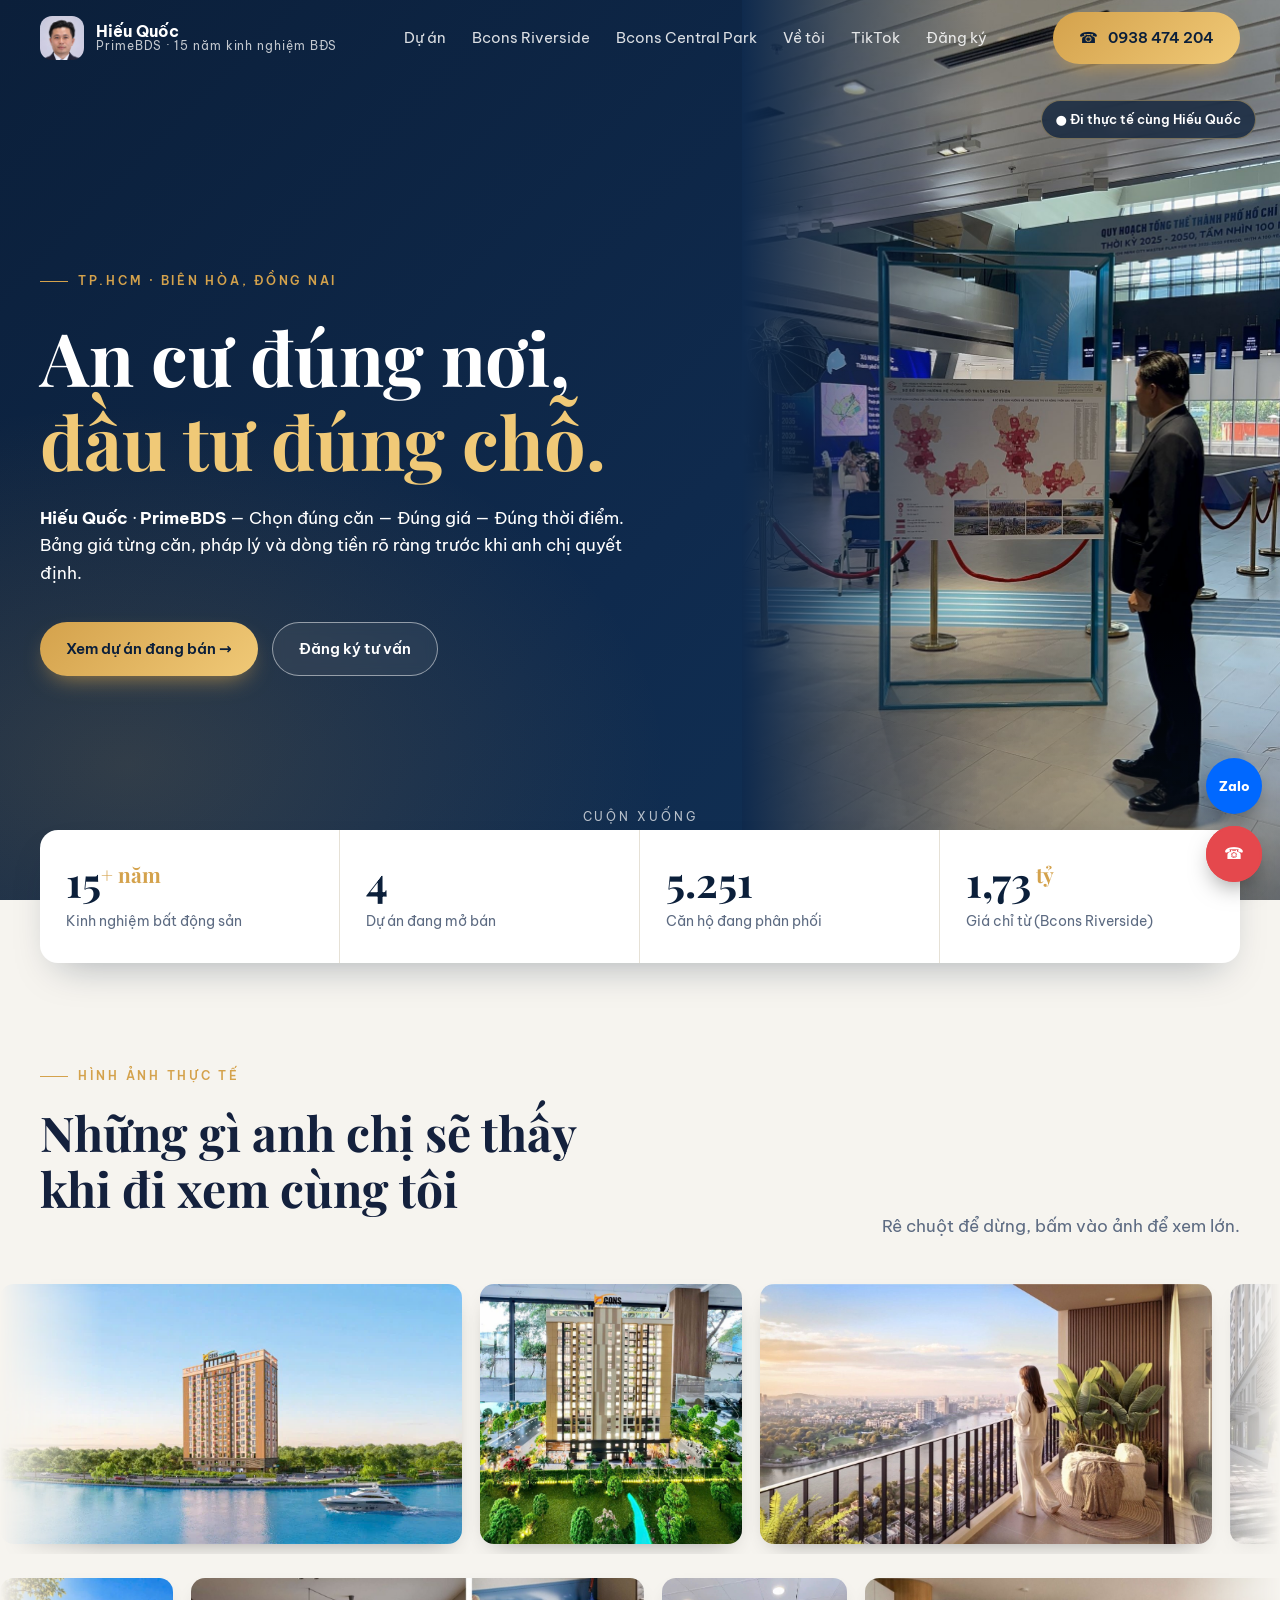
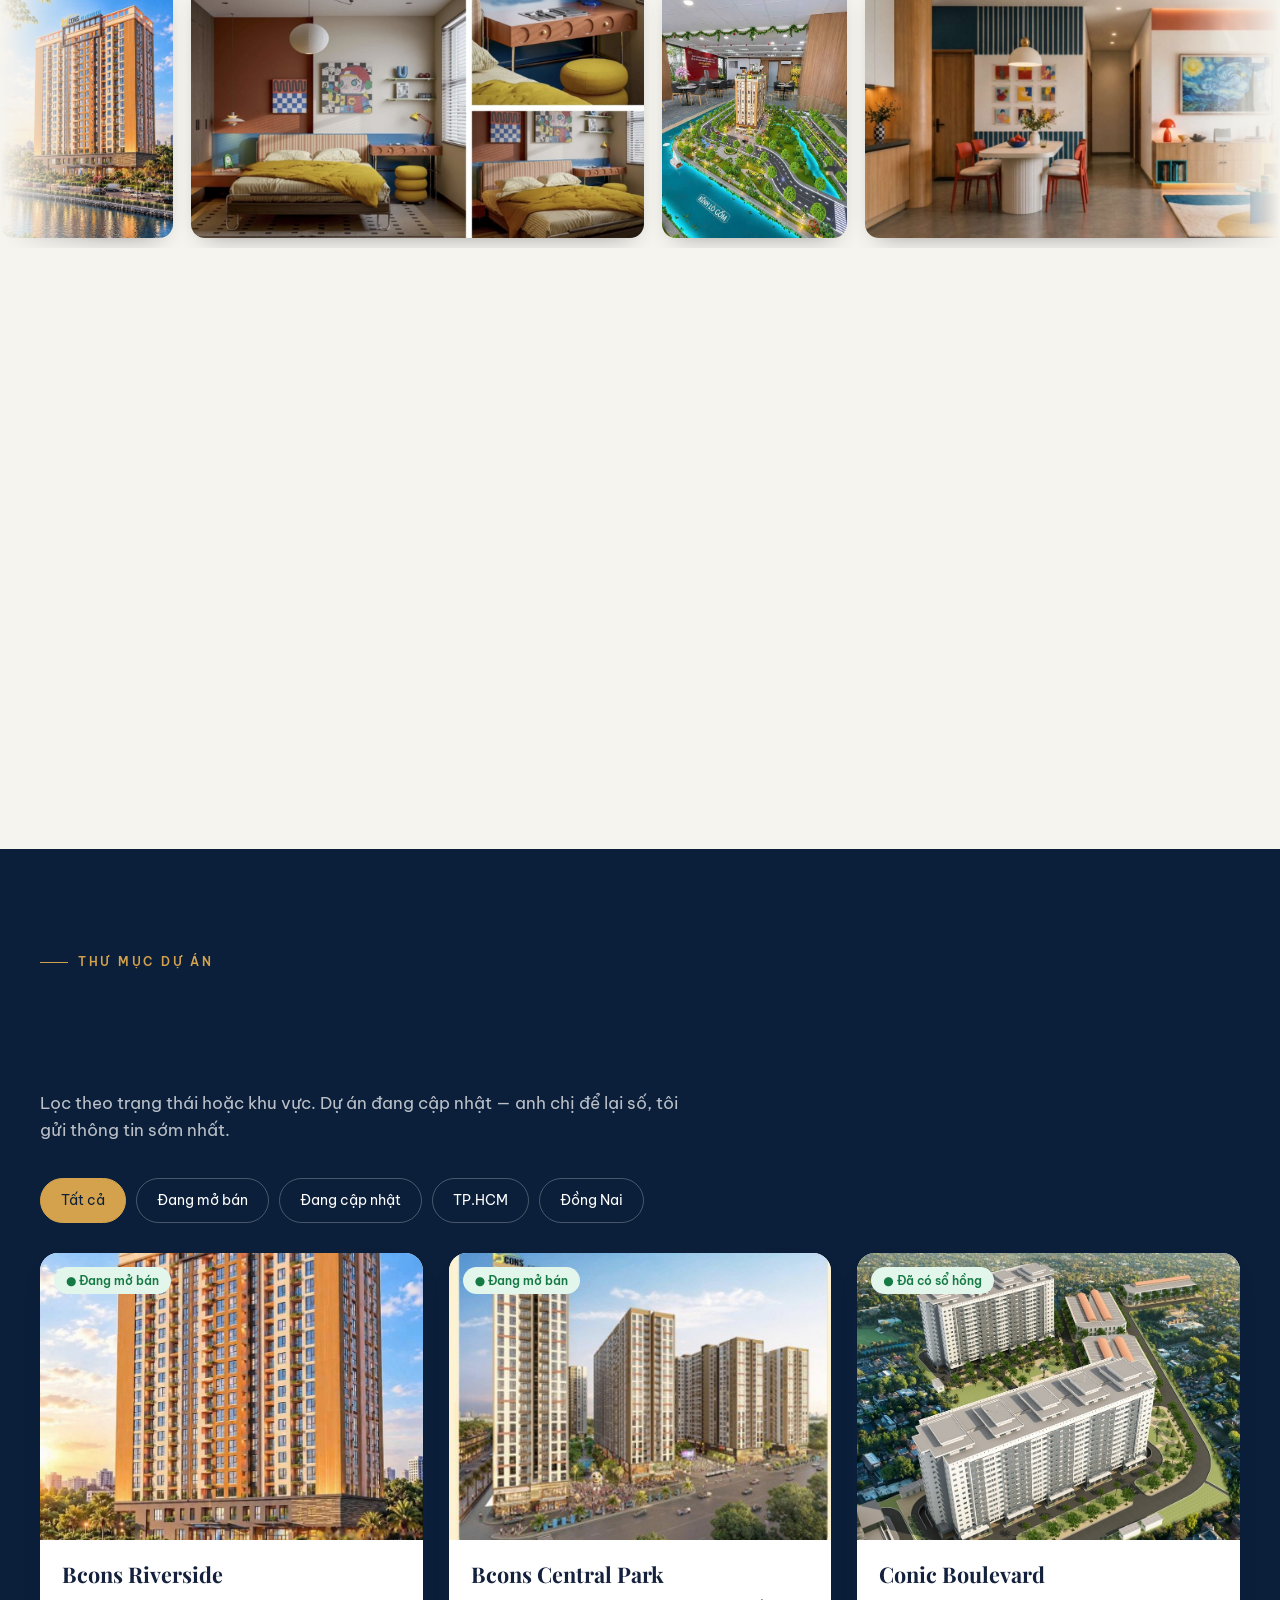
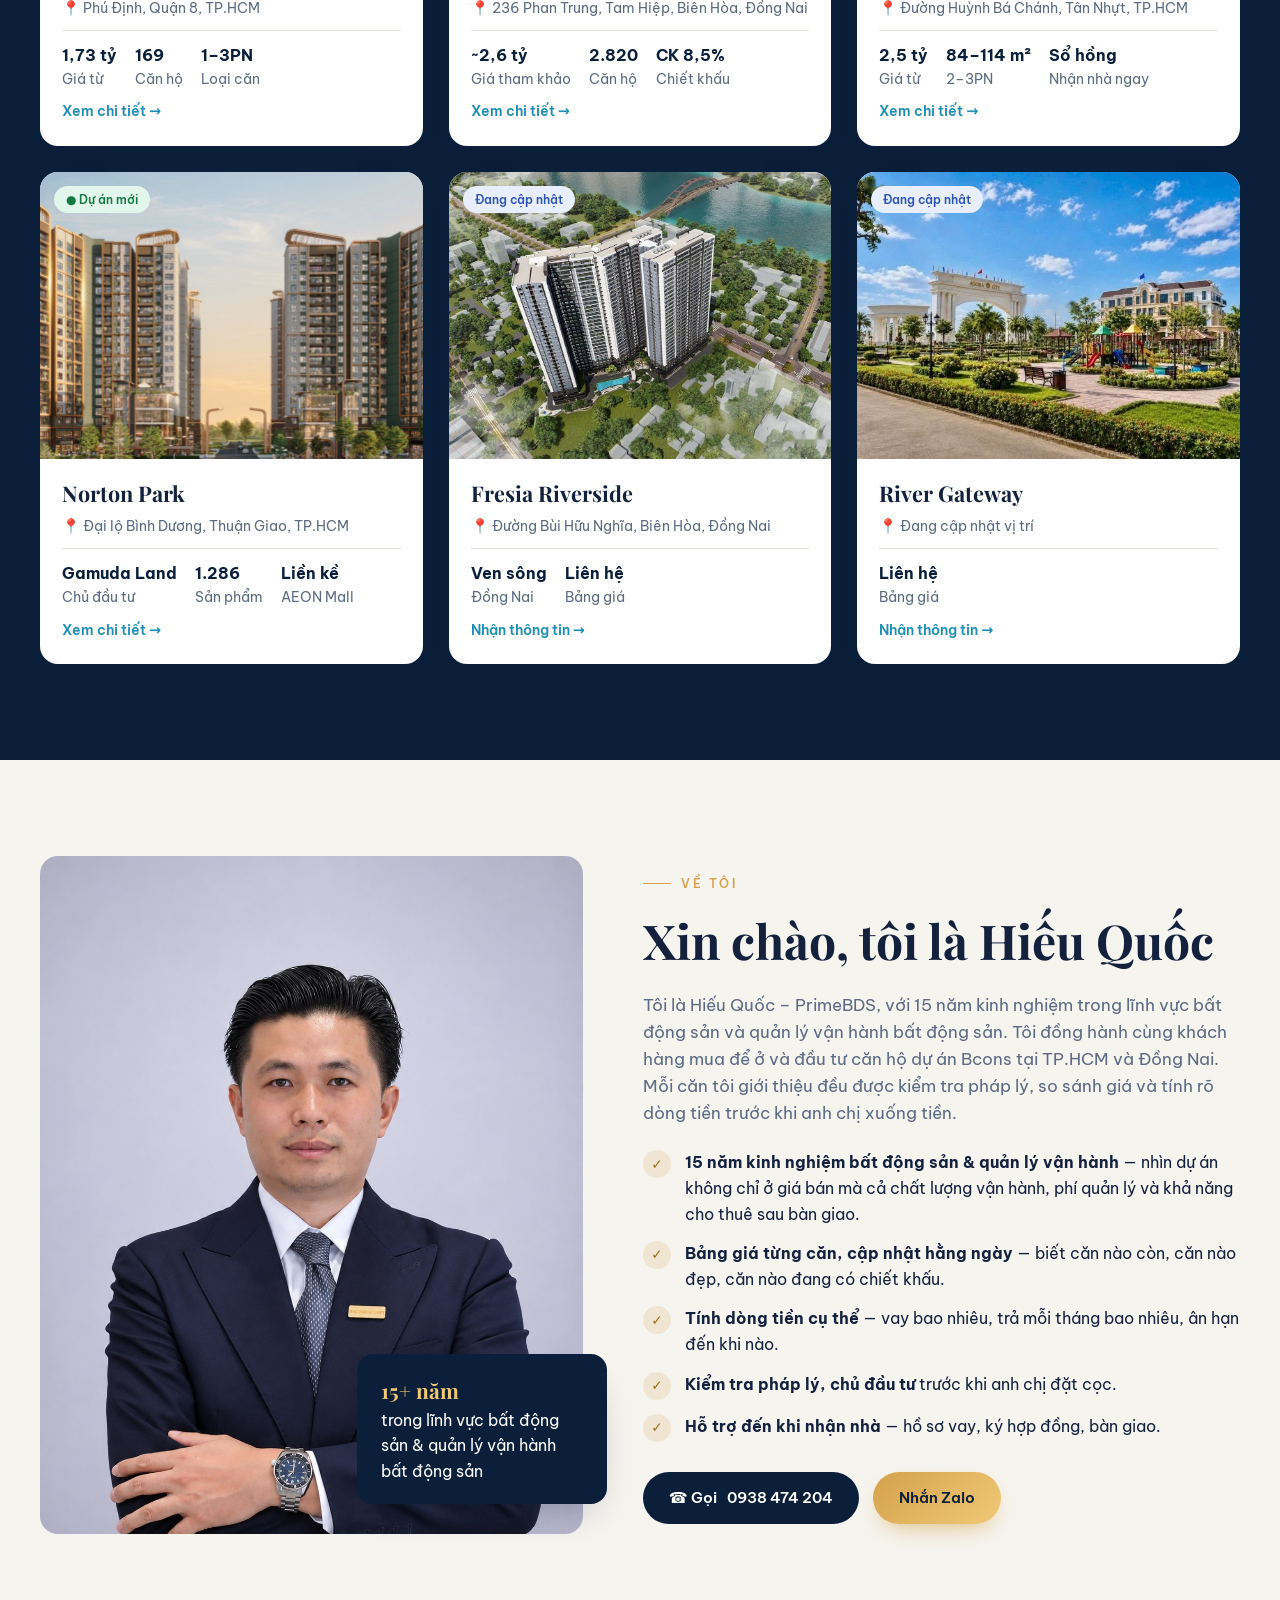
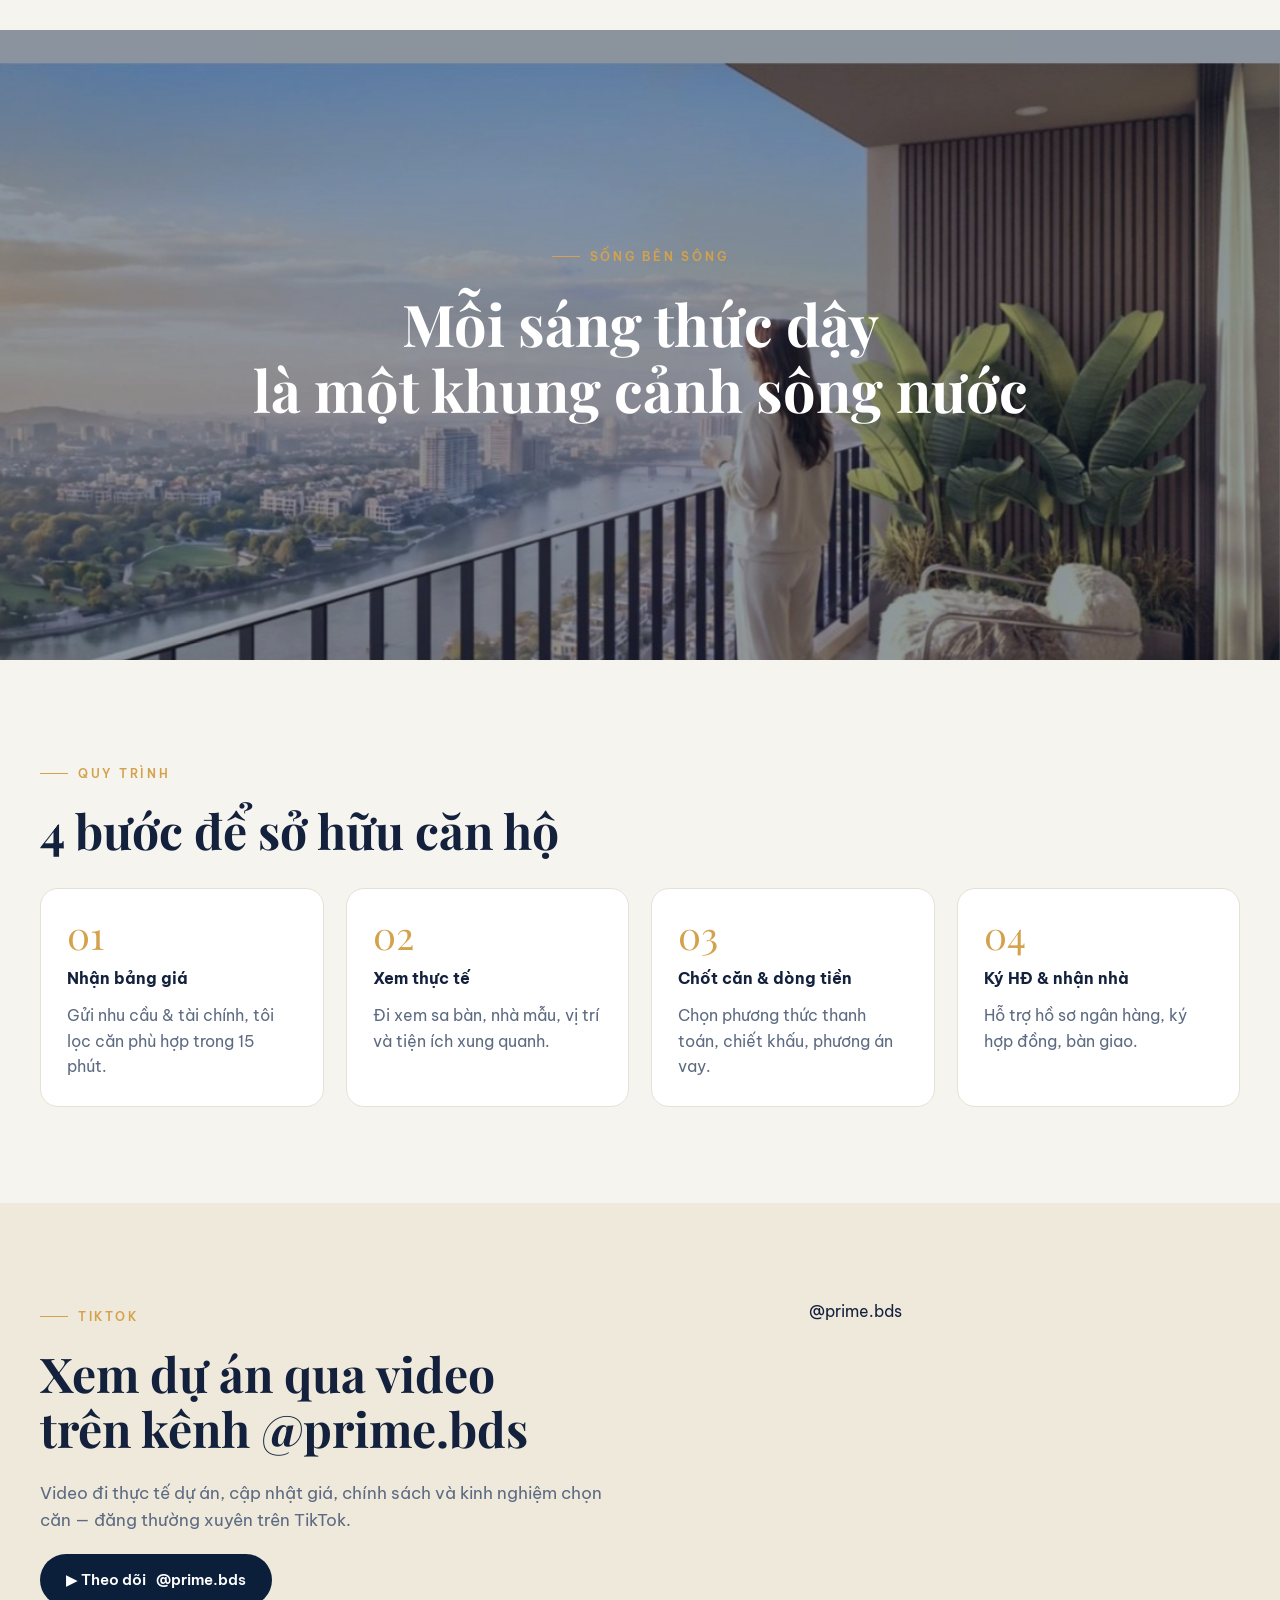
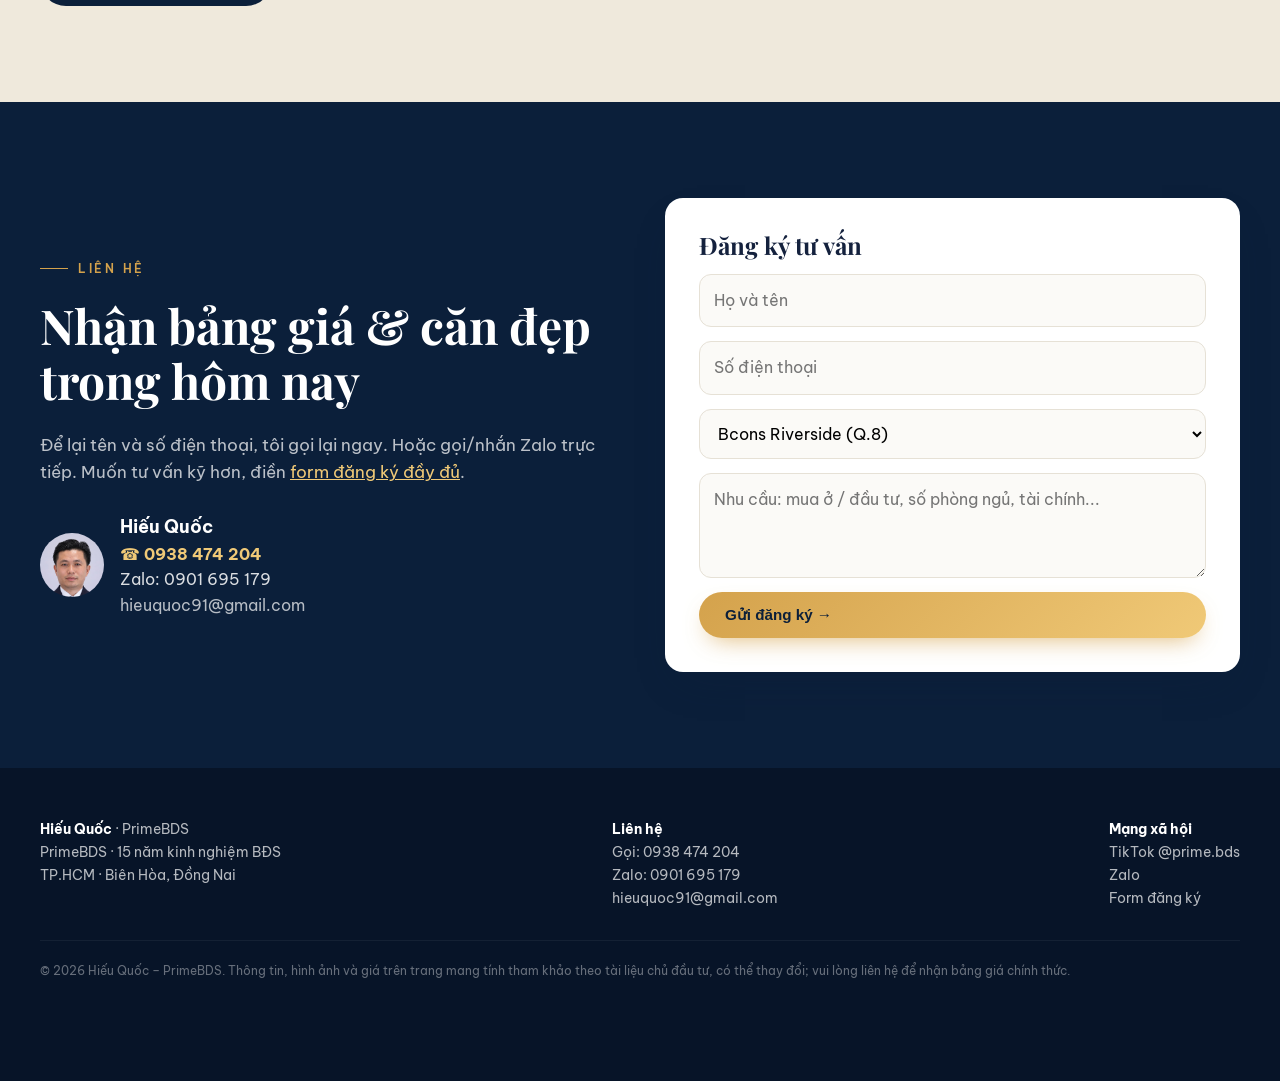
<file: index.html>
<!doctype html>
<html lang="vi">
<head>
<meta charset="utf-8">
<meta name="viewport" content="width=device-width,initial-scale=1">
<title>{name} · PrimeBDS – Tư vấn căn hộ Bcons TP.HCM & Biên Hòa</title>
<meta name="description" content="Tư vấn mua căn hộ ở và đầu tư Bcons Riverside Quận 8, Bcons Central Park Biên Hòa và các dự án đang phân phối.">
<link rel="preconnect" href="https://fonts.googleapis.com">
<link rel="preconnect" href="https://fonts.gstatic.com" crossorigin>
<link href="https://fonts.googleapis.com/css2?family=Be+Vietnam+Pro:wght@400;500;600;700&family=Playfair+Display:wght@600;700;800&display=swap" rel="stylesheet">
<link rel="stylesheet" href="assets/style.css?v=5">
<script src="assets/config.js?v=10"></script>
<style>
  /* Hero trang chủ: nền navy sắc nét + video dọc của Hiếu Quốc bên phải */
  .hero-home{background:radial-gradient(900px 600px at 10% 85%,rgba(212,162,76,.18),transparent 60%),linear-gradient(135deg,#0b1f3a 0%,#0f2a4d 55%,#123459 100%)}
  .hero-home .hero-media{position:absolute;top:0;right:0;bottom:0;width:min(42%,760px);overflow:hidden;background:#0b1f3a}
  .hero-home .hero-media video{width:100%;height:100%;object-fit:cover;object-position:center 35%;display:block}
  .hero-home .hero-media::before{content:"";position:absolute;inset:0;z-index:1;pointer-events:none;background:linear-gradient(90deg,#0f2a4d 0%,rgba(15,42,77,.5) 18%,transparent 45%),linear-gradient(0deg,rgba(11,31,58,.45) 0%,transparent 30%)}
  .hero-home .media-badge{position:absolute;z-index:2;right:24px;top:100px;padding:8px 14px;border-radius:999px;background:rgba(11,31,58,.75);backdrop-filter:blur(6px);border:1px solid rgba(240,201,119,.4);color:#fff;font-size:.82rem;font-weight:600}
  .hero-home .container{position:relative;z-index:2}
  .hero-home .container>*{max-width:620px}
  @media (max-width:900px){
    .hero-home{align-items:flex-end}
    .hero-home .hero-media{width:100%}
    .hero-home .hero-media::before{background:linear-gradient(180deg,rgba(11,31,58,.25) 0%,rgba(11,31,58,.45) 35%,#0b1f3a 80%)}
    .hero-home .media-badge{right:auto;left:16px;top:96px}
  }
  @media (prefers-reduced-motion:reduce){.hero-home .hero-media video{display:none}.hero-home .hero-media{background:url(assets/img/hero-poster.jpg) center/cover}}
</style>
</head>
<body>

<header class="header">
  <div class="container">
    <a href="index.html" class="brand">
      <span class="brand-mark"></span>
      <span class="brand-name"><span data-agent="name"></span><small data-agent="title"></small></span>
    </a>
    <nav class="nav">
      <a href="#du-an">Dự án</a>
      <a href="bcons-riverside.html">Bcons Riverside</a>
      <a href="bcons-central-park.html">Bcons Central Park</a>
      <a href="#ve-toi">Về tôi</a>
      <a href="#tiktok">TikTok</a>
      <a href="dang-ky.html">Đăng ký</a>
    </nav>
    <div class="header-cta">
      <a class="btn btn-gold" data-tel>☎ <span data-agent="phoneDisplay"></span></a>
      <button class="menu-btn" aria-label="Mở menu">☰</button>
    </div>
  </div>
</header>

<!-- HERO -->
<section class="hero hero-home">
  <div class="hero-media">
    <video autoplay muted loop playsinline preload="auto" poster="assets/img/hero-poster.jpg" aria-label="Hiếu Quốc tại triển lãm Quy hoạch TP.HCM">
      <source src="assets/video/hero-intro.mp4" type="video/mp4">
    </video>
    <span class="media-badge">● Đi thực tế cùng Hiếu Quốc</span>
  </div>
  <div class="container">
    <span class="eyebrow reveal" data-agent="area"></span>
    <h1 class="reveal d1">An cư đúng nơi,<br><em>đầu tư đúng chỗ.</em></h1>
    <p class="reveal d2"><b data-agent="name"></b> · <b data-agent="brand"></b> — <span data-agent="slogan"></span>. Bảng giá từng căn, pháp lý và dòng tiền rõ ràng trước khi anh chị quyết định.</p>
    <div class="hero-actions reveal d3">
      <a href="#du-an" class="btn btn-gold">Xem dự án đang bán →</a>
      <a href="dang-ky.html" class="btn btn-ghost">Đăng ký tư vấn</a>
    </div>
  </div>
  <div class="scroll-hint">CUỘN XUỐNG<span></span></div>
</section>

<!-- STATS -->
<section class="stats">
  <div class="container">
    <div class="stats-grid count-group">
      <div class="stat"><b><span data-count="15">0</span><sup>+ năm</sup></b><span>Kinh nghiệm bất động sản</span></div>
      <div class="stat"><b><span data-count="4">0</span></b><span>Dự án đang mở bán</span></div>
      <div class="stat"><b><span data-count="5251">0</span></b><span>Căn hộ đang phân phối</span></div>
      <div class="stat"><b><span data-count="1.73">0</span><sup> tỷ</sup></b><span>Giá chỉ từ (Bcons Riverside)</span></div>
    </div>
  </div>
</section>

<!-- MARQUEE -->
<section class="section" style="padding-bottom:40px">
  <div class="container section-head">
    <div>
      <span class="eyebrow">Hình ảnh thực tế</span>
      <h2 class="reveal">Những gì anh chị sẽ thấy<br>khi đi xem cùng tôi</h2>
    </div>
    <p class="lead reveal d1">Rê chuột để dừng, bấm vào ảnh để xem lớn.</p>
  </div>
  <div class="marquee">
    <div class="marquee-track">
      <img data-lb="home" src="assets/img/river-tower.jpg?v=8" alt="Bcons Riverside bên sông">
      <img data-lb="home" src="assets/img/model-1.jpg?v=8" alt="Sa bàn dự án">
      <img data-lb="home" src="assets/img/balcony.jpg?v=8" alt="Ban công view sông">
      <img data-lb="home" src="assets/img/entrance.jpg?v=8" alt="Sảnh đón">
      <img data-lb="home" src="assets/img/living.jpg?v=8" alt="Phòng khách bàn giao">
      <img data-lb="home" src="assets/img/aerial-pin.jpg?v=8" alt="Vị trí nhìn từ trên cao">
      <img data-lb="home" src="assets/img/garden-2.jpg?v=8" alt="Lối vào nội khu">
    </div>
  </div>
  <div class="marquee reverse" style="margin-top:14px">
    <div class="marquee-track">
      <img data-lb="home" src="assets/img/hero-tower.jpg?v=8" alt="Phối cảnh tòa tháp">
      <img data-lb="home" src="assets/img/bedroom.jpg?v=8" alt="Phòng ngủ">
      <img data-lb="home" src="assets/img/model-3.jpg?v=8" alt="Sa bàn tại nhà mẫu">
      <img data-lb="home" src="assets/img/living-2.jpg?v=8" alt="Không gian bếp & ăn">
      <img data-lb="home" src="assets/img/garden.jpg?v=8" alt="Công viên nội khu">
      <img data-lb="home" src="assets/img/np-hero.jpg" alt="Norton Park">
      <img data-lb="home" src="assets/img/cp-night.jpg?v=8" alt="Bcons Central Park về đêm">
      <img data-lb="home" src="assets/img/cp-pool.jpg?v=8" alt="Hồ bơi Bcons Central Park">
      <img data-lb="home" src="assets/img/p-conic.jpg?v=8" alt="Căn hộ Conic Boulevard thực tế">
    </div>
  </div>
</section>

<!-- FEATURED -->
<section class="section" style="padding-top:40px">
  <div class="container">
    <a href="bcons-riverside.html" class="pcard reveal" style="display:grid;grid-template-columns:repeat(auto-fit,minmax(300px,1fr))">
      <div class="thumb" style="aspect-ratio:auto;min-height:340px"><img src="assets/img/aerial-pin2.jpg?v=8" alt="Bcons Riverside trên bản đồ"><span class="tag live">● Đang mở bán</span></div>
      <div class="body" style="padding:38px;gap:14px">
        <span class="eyebrow">Dự án nổi bật</span>
        <h3 style="font-size:2.2rem">Bcons Riverside</h3>
        <p class="loc">📍 Phú Định, Quận 8 · sát Võ Văn Kiệt, đi nhanh Q.5, Q.6, Q.1</p>
        <p style="color:var(--muted)">Căn hộ ven sông chỉ 169 căn. Thanh toán 5% ký hợp đồng, chiết khấu đến 3,5%, ngân hàng giải ngân 50% — lãi suất cố định 6,9%/năm tối đa 2 năm.</p>
        <div class="meta"><div><b>1,73 tỷ</b>Giá từ</div><div><b>48 tr/m²</b>Đơn giá từ</div><div><b>36–76 m²</b>1–3 phòng ngủ</div></div>
        <span class="btn btn-dark" style="align-self:flex-start;margin-top:6px">Xem chi tiết dự án →</span>
      </div>
    </a>
  </div>
</section>

<!-- DIRECTORY -->
<section class="section dark" id="du-an">
  <div class="container">
    <div class="section-head">
      <div>
        <span class="eyebrow">Thư mục dự án</span>
        <h2 class="reveal">Các dự án tôi đang tư vấn</h2>
      </div>
      <p class="lead reveal d1">Lọc theo trạng thái hoặc khu vực. Dự án đang cập nhật — anh chị để lại số, tôi gửi thông tin sớm nhất.</p>
    </div>
    <div class="filters">
      <button class="active" data-filter="all">Tất cả</button>
      <button data-filter="live">Đang mở bán</button>
      <button data-filter="soon">Đang cập nhật</button>
      <button data-filter="hcm">TP.HCM</button>
      <button data-filter="dn">Đồng Nai</button>
    </div>
    <div class="projects">
      <a href="bcons-riverside.html" class="pcard reveal" data-tags="live hcm">
        <div class="thumb"><img src="assets/img/hero-tower.jpg?v=8" alt="Bcons Riverside" loading="lazy"><span class="tag live">● Đang mở bán</span></div>
        <div class="body">
          <h3>Bcons Riverside</h3>
          <p class="loc">📍 Phú Định, Quận 8, TP.HCM</p>
          <div class="meta"><div><b>1,73 tỷ</b>Giá từ</div><div><b>169</b>Căn hộ</div><div><b>1–3PN</b>Loại căn</div></div>
          <span class="more">Xem chi tiết →</span>
        </div>
      </a>
      <a href="bcons-central-park.html" class="pcard reveal d1" data-tags="live dn">
        <div class="thumb"><img src="assets/img/cp-tower.jpg?v=8" alt="Bcons Central Park" loading="lazy"><span class="tag live">● Đang mở bán</span></div>
        <div class="body">
          <h3>Bcons Central Park</h3>
          <p class="loc">📍 236 Phan Trung, Tam Hiệp, Biên Hòa, Đồng Nai</p>
          <div class="meta"><div><b>~2,6 tỷ</b>Giá tham khảo</div><div><b>2.820</b>Căn hộ</div><div><b>CK 8,5%</b>Chiết khấu</div></div>
          <span class="more">Xem chi tiết →</span>
        </div>
      </a>
      <a href="conic-boulevard.html" class="pcard reveal d2" data-tags="live hcm">
        <div class="thumb"><img src="assets/img/cn-render.jpg" alt="Conic Boulevard" loading="lazy"><span class="tag live">● Đã có sổ hồng</span></div>
        <div class="body">
          <h3>Conic Boulevard</h3>
          <p class="loc">📍 Đường Huỳnh Bá Chánh, Tân Nhựt, TP.HCM</p>
          <div class="meta"><div><b>2,5 tỷ</b>Giá từ</div><div><b>84–114 m²</b>2–3PN</div><div><b>Sổ hồng</b>Nhận nhà ngay</div></div>
          <span class="more">Xem chi tiết →</span>
        </div>
      </a>
      <a href="norton-park.html" class="pcard reveal d3" data-tags="live hcm">
        <div class="thumb"><img src="assets/img/np-hero.jpg" alt="Norton Park" loading="lazy"><span class="tag live">● Dự án mới</span></div>
        <div class="body">
          <h3>Norton Park</h3>
          <p class="loc">📍 Đại lộ Bình Dương, Thuận Giao, TP.HCM</p>
          <div class="meta"><div><b>Gamuda Land</b>Chủ đầu tư</div><div><b>1.286</b>Sản phẩm</div><div><b>Liền kề</b>AEON Mall</div></div>
          <span class="more">Xem chi tiết →</span>
        </div>
      </a>
      <a href="#lien-he" class="pcard reveal d2" data-tags="soon dn">
        <div class="thumb"><img src="assets/img/p-fresia.jpg?v=8" alt="Fresia Riverside" loading="lazy"><span class="tag soon">Đang cập nhật</span></div>
        <div class="body">
          <h3>Fresia Riverside</h3>
          <p class="loc">📍 Đường Bùi Hữu Nghĩa, Biên Hòa, Đồng Nai</p>
          <div class="meta"><div><b>Ven sông</b>Đồng Nai</div><div><b>Liên hệ</b>Bảng giá</div></div>
          <span class="more">Nhận thông tin →</span>
        </div>
      </a>
      <a href="#lien-he" class="pcard reveal d3" data-tags="soon">
        <div class="thumb"><img src="assets/img/p-rivergate.jpg?v=8" alt="River Gateway" loading="lazy"><span class="tag soon">Đang cập nhật</span></div>
        <div class="body">
          <h3>River Gateway</h3>
          <p class="loc">📍 Đang cập nhật vị trí</p>
          <div class="meta"><div><b>Liên hệ</b>Bảng giá</div></div>
          <span class="more">Nhận thông tin →</span>
        </div>
      </a>
    </div>
  </div>
</section>

<!-- ABOUT -->
<section class="section" id="ve-toi">
  <div class="container about">
    <div class="about-visual reveal">
      <img src="assets/img/portrait.jpg?v=8" alt="Hiếu Quốc – PrimeBDS" data-portrait data-lb="about" style="object-position:center 20%">
      <div class="about-card"><b>15+ năm</b>trong lĩnh vực bất động sản & quản lý vận hành bất động sản</div>
    </div>
    <div>
      <span class="eyebrow">Về tôi</span>
      <h2 class="reveal">Xin chào, tôi là <span data-agent="name"></span></h2>
      <p class="lead reveal d1" data-agent="intro"></p>
      <ul class="checks reveal d2">
        <li><span><b>15 năm kinh nghiệm bất động sản & quản lý vận hành</b> — nhìn dự án không chỉ ở giá bán mà cả chất lượng vận hành, phí quản lý và khả năng cho thuê sau bàn giao.</span></li>
        <li><span><b>Bảng giá từng căn, cập nhật hằng ngày</b> — biết căn nào còn, căn nào đẹp, căn nào đang có chiết khấu.</span></li>
        <li><span><b>Tính dòng tiền cụ thể</b> — vay bao nhiêu, trả mỗi tháng bao nhiêu, ân hạn đến khi nào.</span></li>
        <li><span><b>Kiểm tra pháp lý, chủ đầu tư</b> trước khi anh chị đặt cọc.</span></li>
        <li><span><b>Hỗ trợ đến khi nhận nhà</b> — hồ sơ vay, ký hợp đồng, bàn giao.</span></li>
      </ul>
      <div class="hero-actions" style="margin-top:0">
        <a class="btn btn-dark" data-tel>☎ Gọi <span data-agent="phoneDisplay"></span></a>
        <a class="btn btn-gold" data-zalo>Nhắn Zalo</a>
      </div>
    </div>
  </div>
</section>

<!-- PARALLAX -->
<section class="parallax">
  <img src="assets/img/balcony.jpg?v=8" alt="">
  <div class="container reveal">
    <span class="eyebrow">Sống bên sông</span>
    <h2>Mỗi sáng thức dậy<br>là một khung cảnh sông nước</h2>
  </div>
</section>

<!-- PROCESS -->
<section class="section" id="quy-trinh">
  <div class="container">
    <span class="eyebrow">Quy trình</span>
    <h2 class="reveal">4 bước để sở hữu căn hộ</h2>
    <div class="pay-grid" style="grid-template-columns:repeat(auto-fit,minmax(230px,1fr));margin-top:30px">
      <div class="pay reveal"><span class="n">01</span><b>Nhận bảng giá</b><span style="color:var(--muted)">Gửi nhu cầu & tài chính, tôi lọc căn phù hợp trong 15 phút.</span></div>
      <div class="pay reveal d1"><span class="n">02</span><b>Xem thực tế</b><span style="color:var(--muted)">Đi xem sa bàn, nhà mẫu, vị trí và tiện ích xung quanh.</span></div>
      <div class="pay reveal d2"><span class="n">03</span><b>Chốt căn & dòng tiền</b><span style="color:var(--muted)">Chọn phương thức thanh toán, chiết khấu, phương án vay.</span></div>
      <div class="pay reveal d3"><span class="n">04</span><b>Ký HĐ & nhận nhà</b><span style="color:var(--muted)">Hỗ trợ hồ sơ ngân hàng, ký hợp đồng, bàn giao.</span></div>
    </div>
  </div>
</section>

<!-- TIKTOK -->
<section class="section" id="tiktok" style="background:#efe9dc">
  <div class="container contact" style="align-items:start">
    <div>
      <span class="eyebrow">TikTok</span>
      <h2 class="reveal">Xem dự án qua video<br>trên kênh <span data-agent="tiktokHandle"></span></h2>
      <p class="lead reveal d1">Video đi thực tế dự án, cập nhật giá, chính sách và kinh nghiệm chọn căn — đăng thường xuyên trên TikTok.</p>
      <a class="btn btn-dark reveal d2" data-tiktok style="margin-top:20px">▶ Theo dõi <span data-agent="tiktokHandle"></span></a>
    </div>
    <div class="reveal d1" style="display:flex;justify-content:center;min-height:300px">
      <blockquote class="tiktok-embed" cite="https://www.tiktok.com/@prime.bds" data-unique-id="prime.bds" data-embed-type="creator" style="max-width:780px;min-width:288px;">
        <section><a target="_blank" rel="noopener" href="https://www.tiktok.com/@prime.bds?refer=creator_embed">@prime.bds</a></section>
      </blockquote>
    </div>
  </div>
</section>

<!-- CONTACT -->
<section class="section dark" id="lien-he">
  <div class="container contact">
    <div>
      <span class="eyebrow">Liên hệ</span>
      <h2 class="reveal">Nhận bảng giá & căn đẹp<br>trong hôm nay</h2>
      <p class="lead reveal d1">Để lại tên và số điện thoại, tôi gọi lại ngay. Hoặc gọi/nhắn Zalo trực tiếp. Muốn tư vấn kỹ hơn, điền <a href="dang-ky.html" style="color:var(--gold-2);text-decoration:underline">form đăng ký đầy đủ</a>.</p>
      <div class="agent-line reveal d2">
        <span class="brand-mark"></span>
        <div><b data-agent="name"></b><a data-tel style="color:var(--gold-2);font-weight:700">☎ <span data-agent="phoneDisplay"></span></a><br><a data-zalo style="opacity:.85">Zalo: <span data-agent="zaloDisplay"></span></a><br><a data-mail data-agent="email" style="opacity:.7"></a></div>
      </div>
    </div>
    <form class="form reveal d1">
      <h3>Đăng ký tư vấn</h3>
      <input type="text" name="website" tabindex="-1" autocomplete="off" aria-hidden="true" style="position:absolute;left:-9999px">
      <input type="text" name="name" placeholder="Họ và tên" required>
      <input type="tel" name="phone" placeholder="Số điện thoại" required pattern="[0-9 +.]{9,15}">
      <select name="project">
        <option>Bcons Riverside (Q.8)</option><option>Bcons Central Park (Biên Hòa)</option><option>Conic Boulevard (Tân Nhựt)</option><option>Norton Park (Thuận Giao)</option><option>Fresia Riverside</option><option>River Gateway</option><option>Chưa chọn - cần tư vấn</option>
      </select>
      <textarea name="need" rows="3" placeholder="Nhu cầu: mua ở / đầu tư, số phòng ngủ, tài chính..."></textarea>
      <button class="btn btn-gold" type="submit">Gửi đăng ký →</button>
      <div class="ok"></div>
    </form>
  </div>
</section>

<footer class="footer">
  <div class="container">
    <div><b data-agent="name"></b> · <span data-agent="brand"></span><br><span data-agent="title"></span><br><span data-agent="area"></span></div>
    <div><b>Liên hệ</b><br>Gọi: <a data-tel data-agent="phoneDisplay"></a><br>Zalo: <a data-zalo data-agent="zaloDisplay"></a><br><a data-mail data-agent="email"></a></div>
    <div><b>Mạng xã hội</b><br><a data-tiktok>TikTok <span data-agent="tiktokHandle"></span></a><br><a data-zalo>Zalo</a><br><a href="dang-ky.html">Form đăng ký</a></div>
    <p class="disc">© <span class="year"></span> <span data-agent="name"></span> – <span data-agent="brand"></span>. Thông tin, hình ảnh và giá trên trang mang tính tham khảo theo tài liệu chủ đầu tư, có thể thay đổi; vui lòng liên hệ để nhận bảng giá chính thức.</p>
  </div>
</footer>

<div class="float">
  <a class="zalo" data-zalo aria-label="Nhắn Zalo">Zalo</a>
  <a class="call" data-tel aria-label="Gọi điện">☎</a>
</div>

<script src="assets/main.js?v=5"></script>
<script async src="https://www.tiktok.com/embed.js"></script>
</body>
</html>
</file>
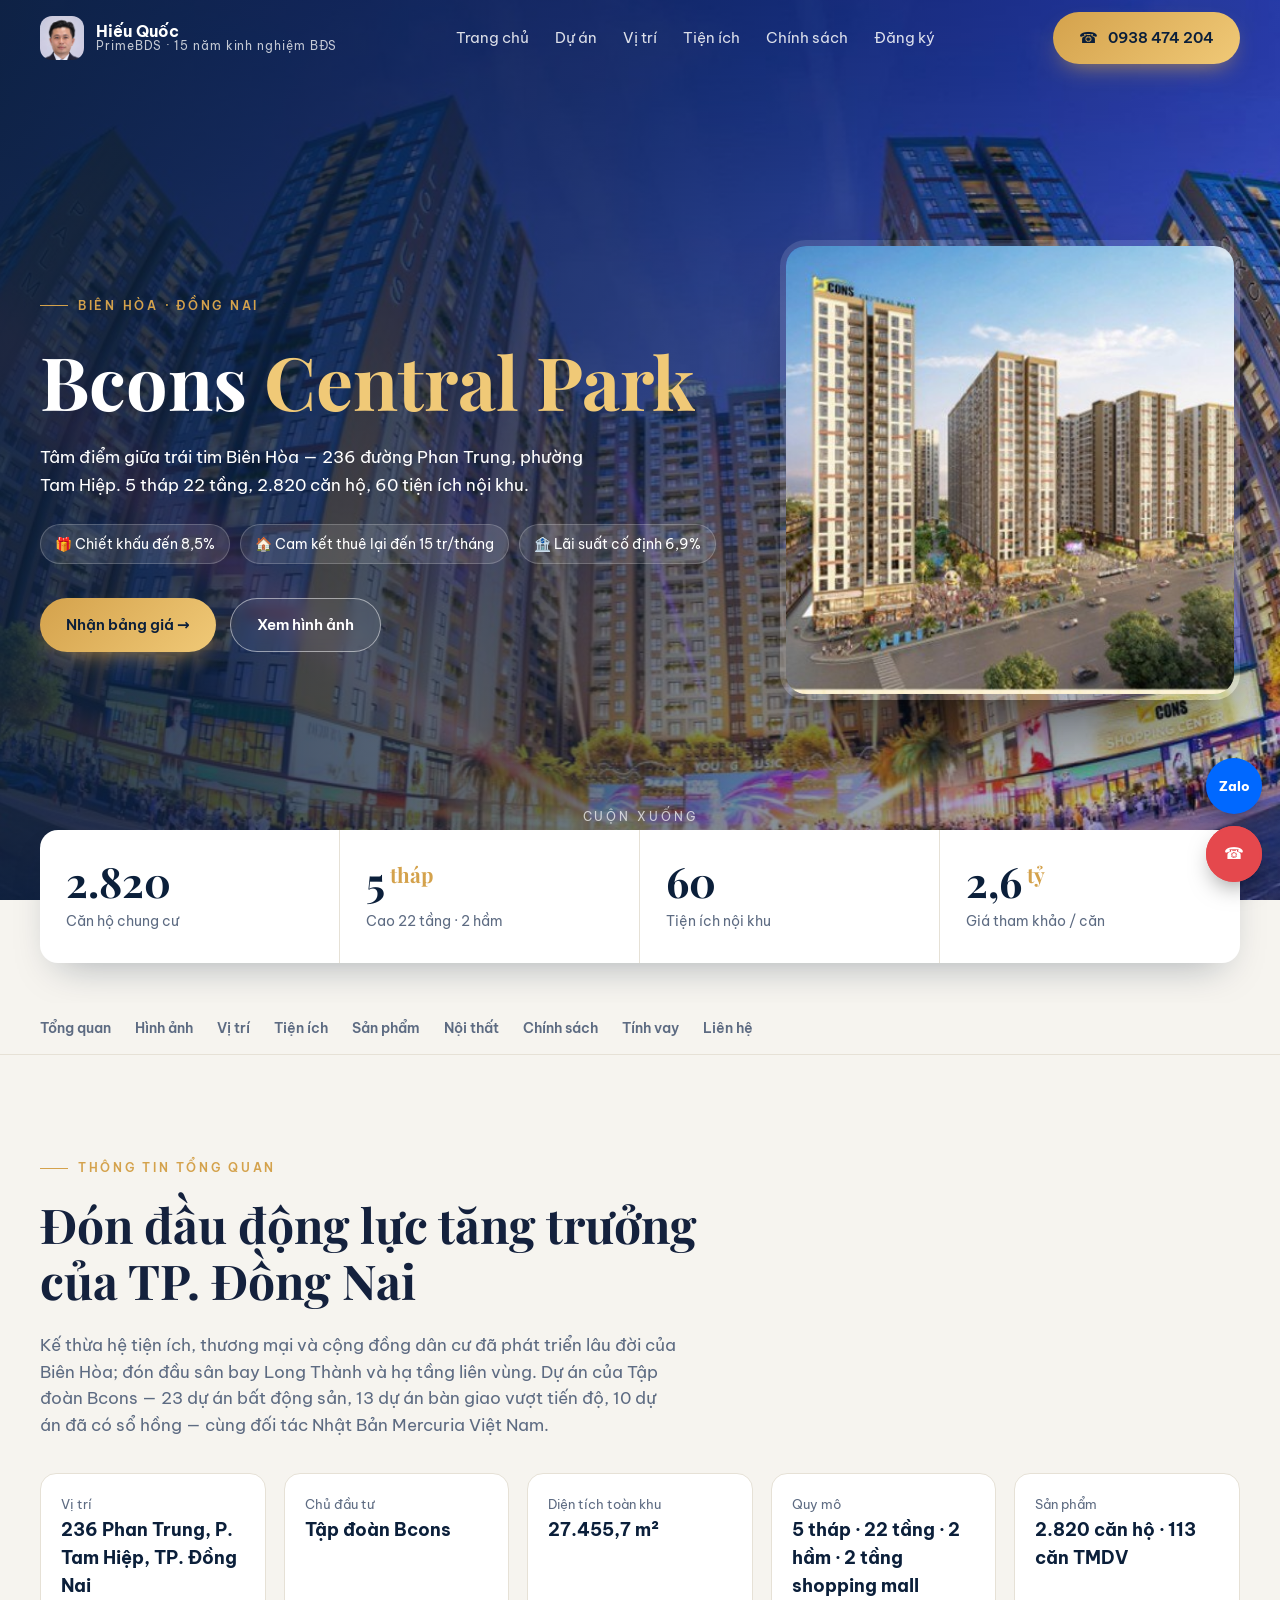
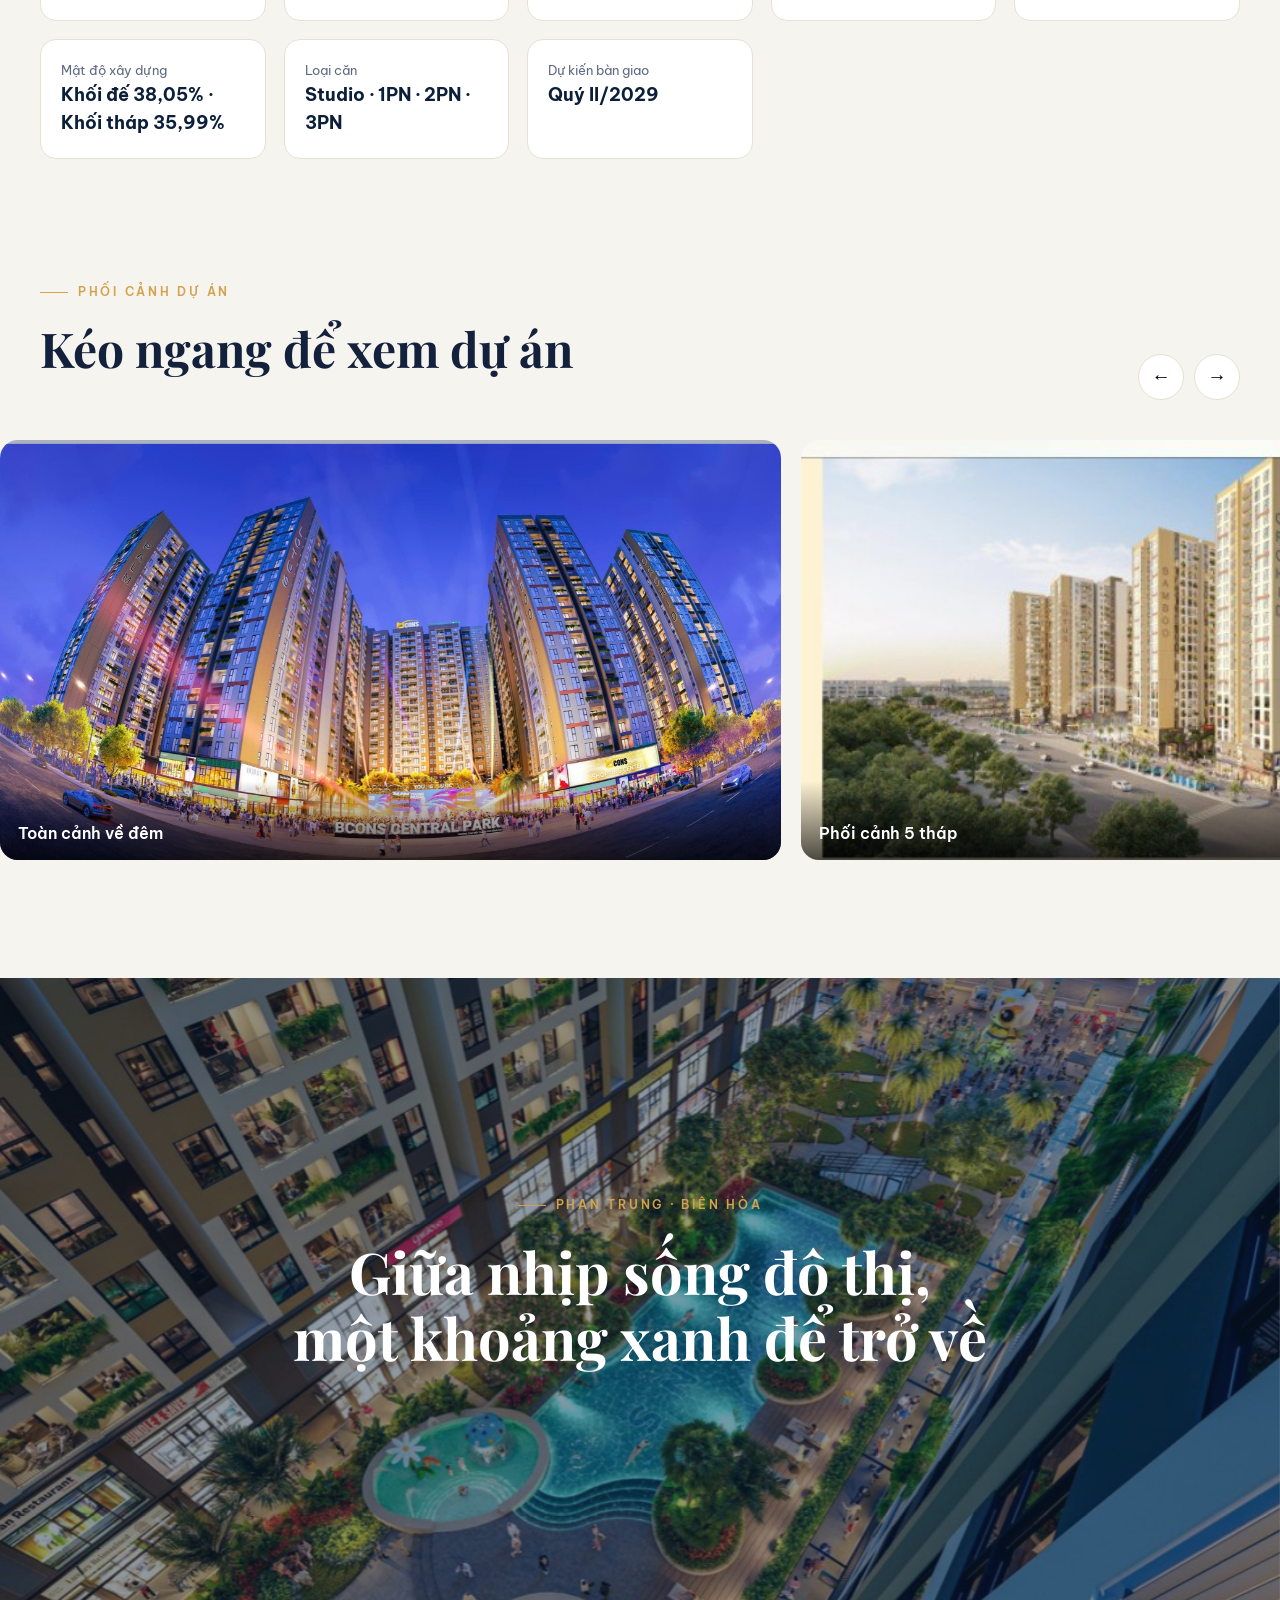
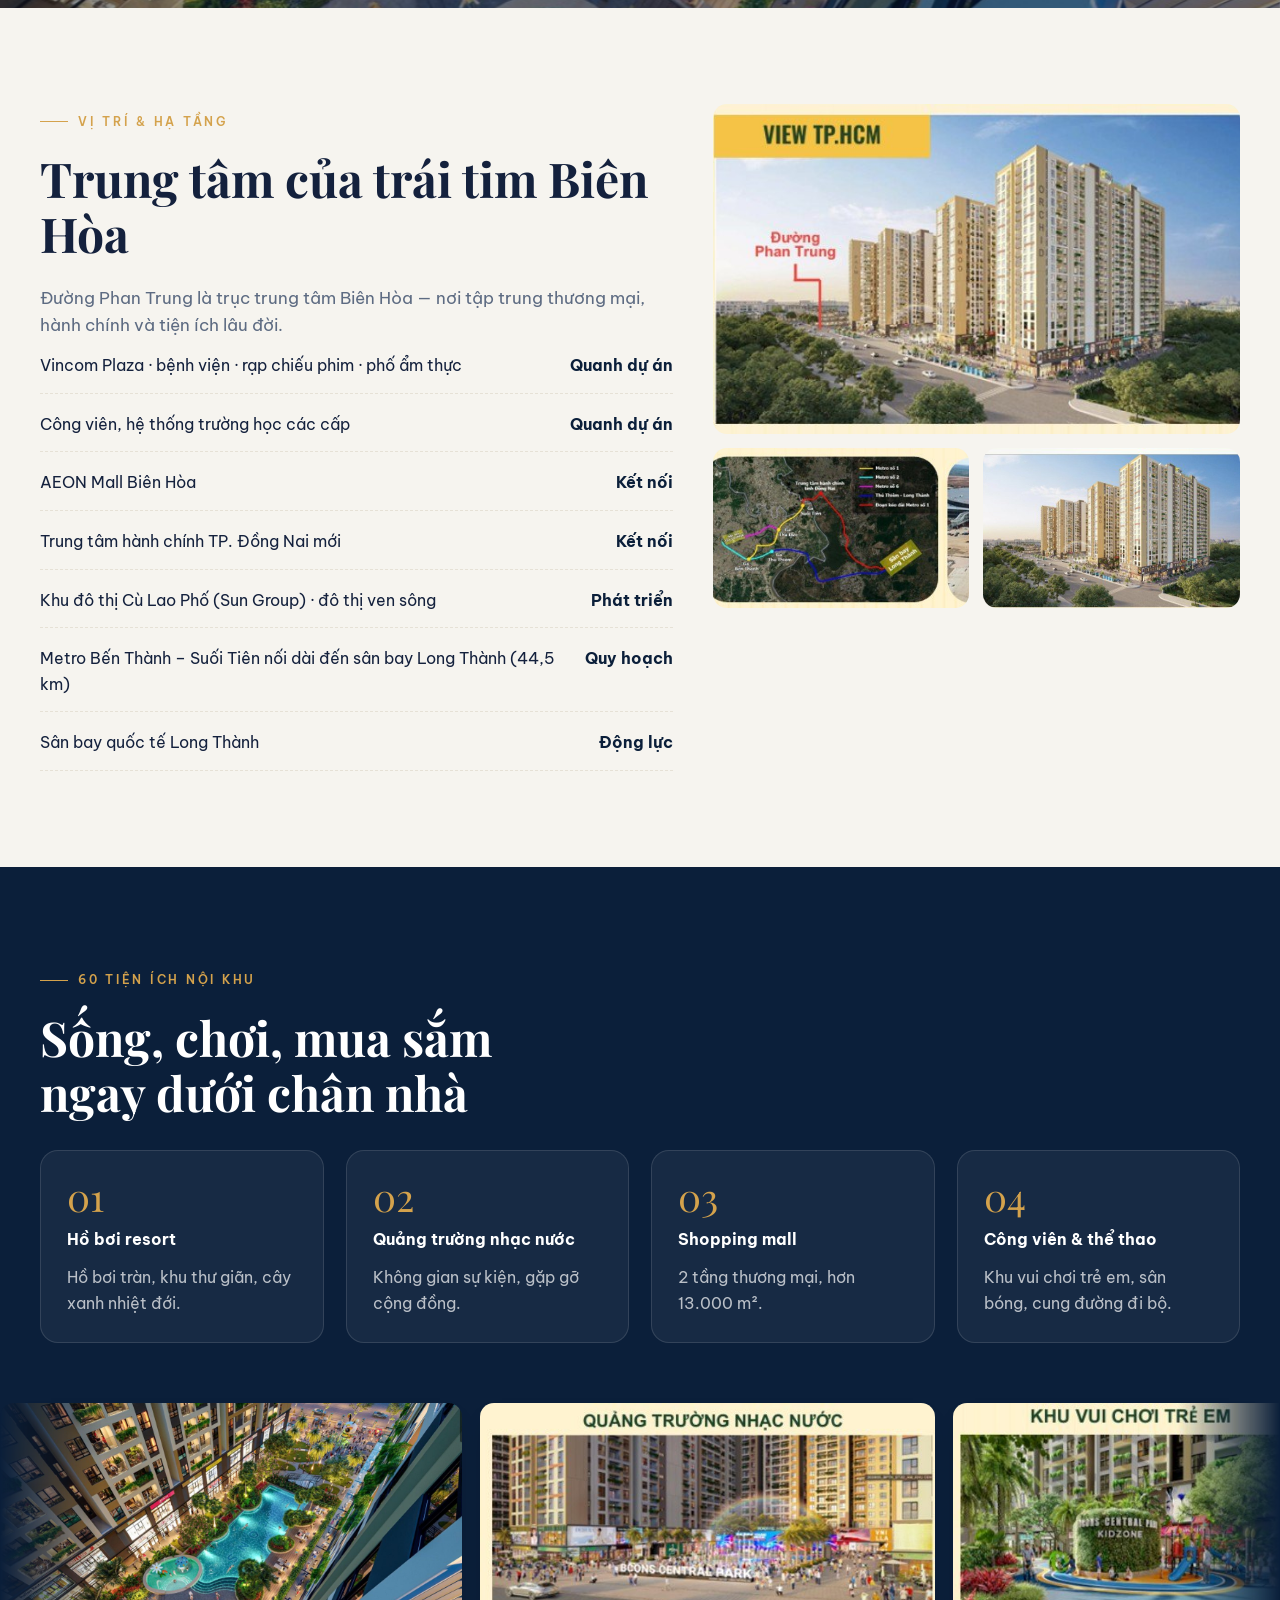
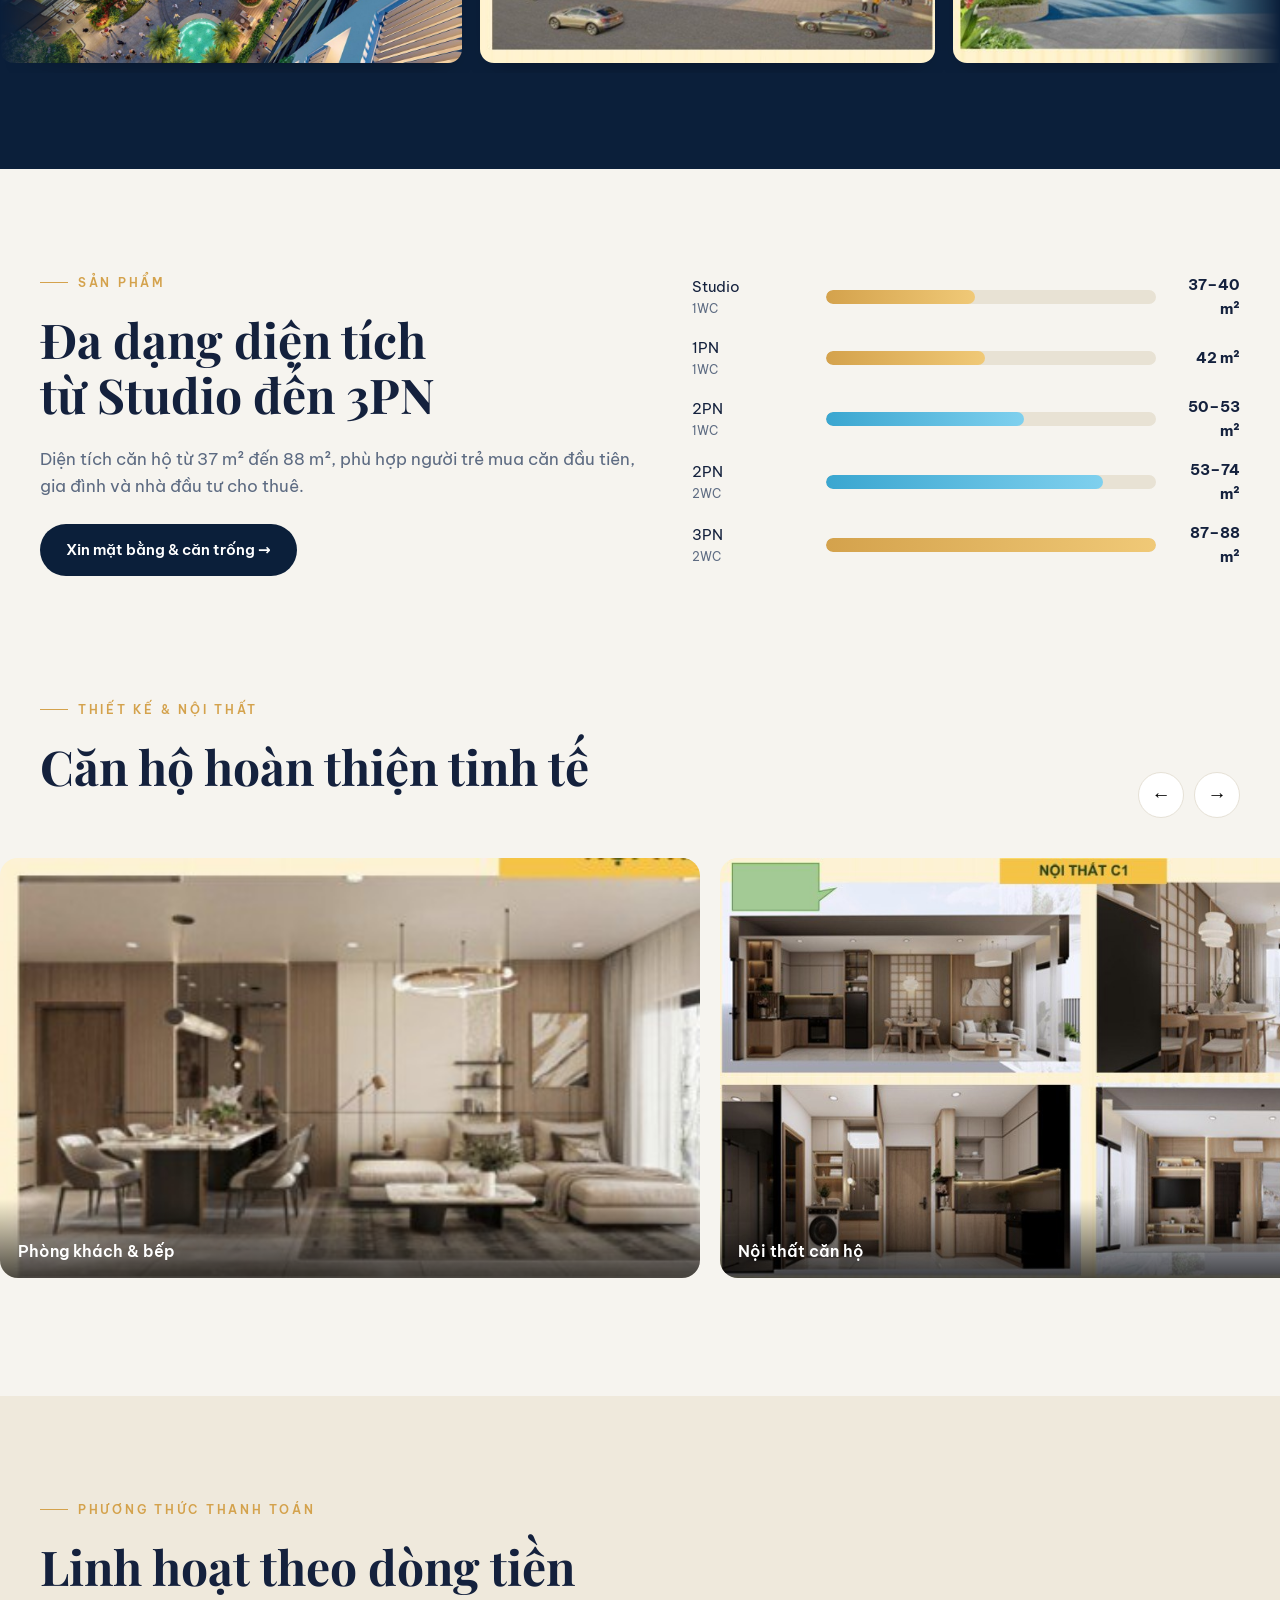
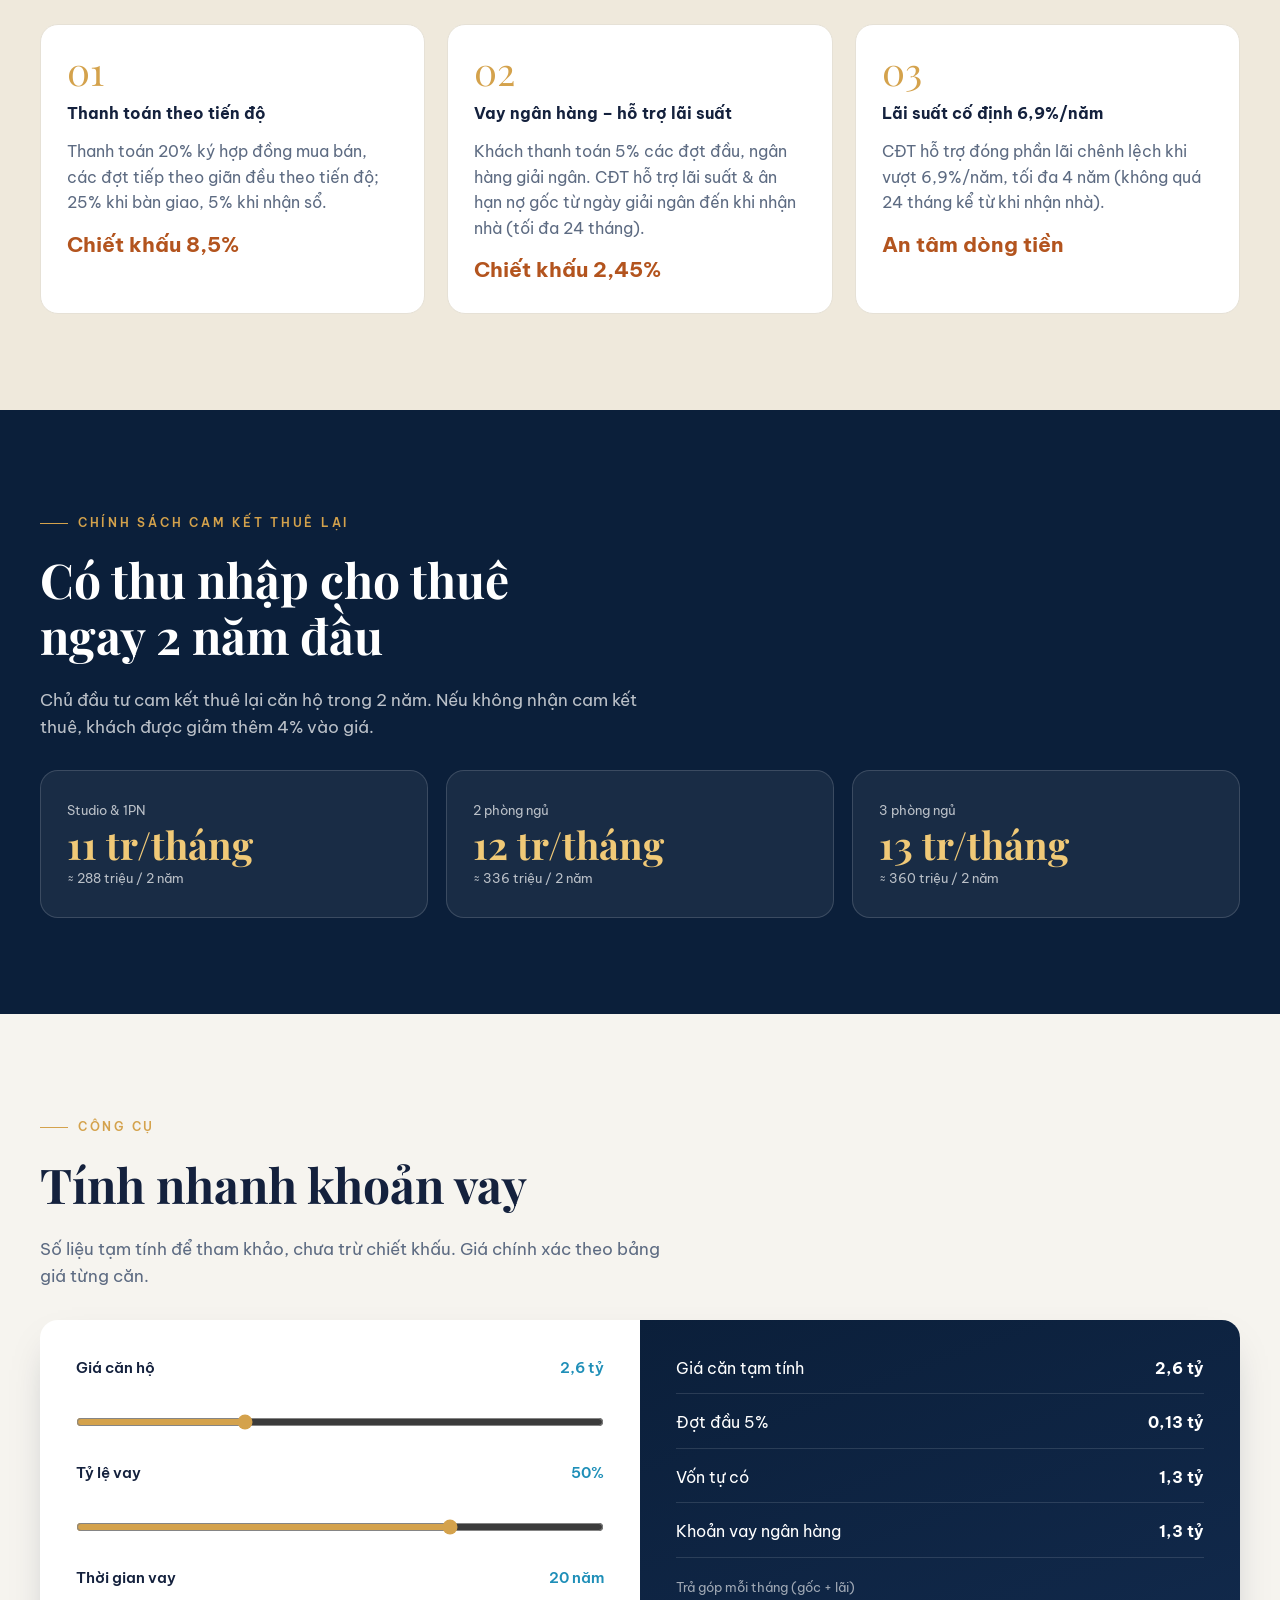
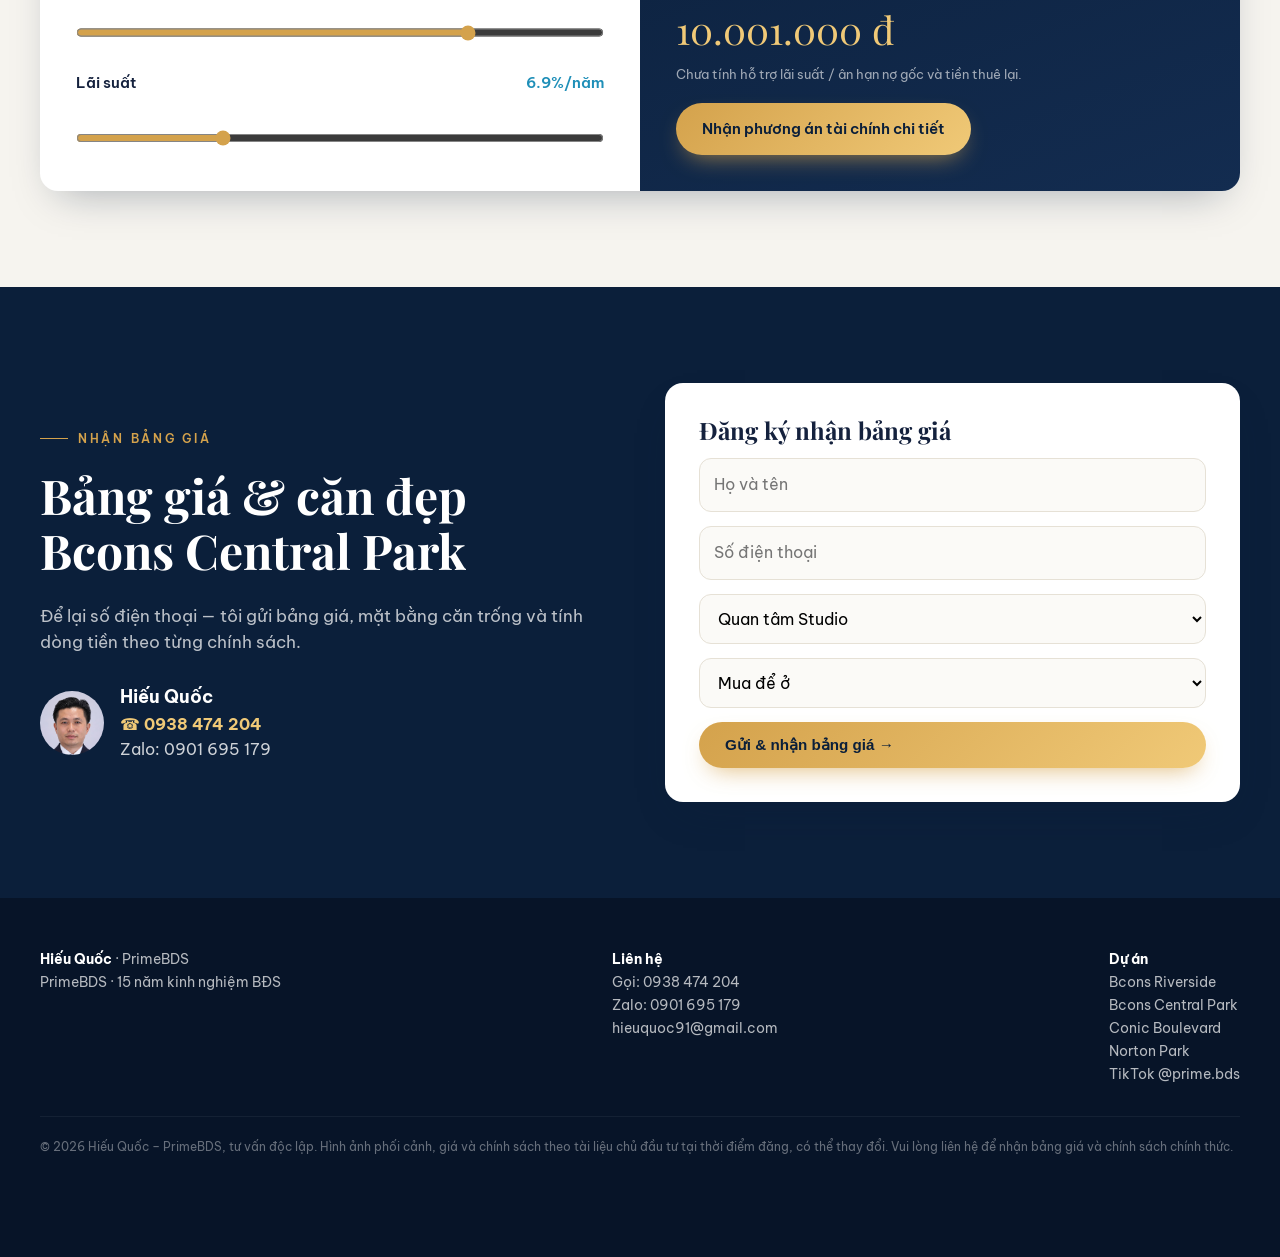
<file: bcons-central-park.html>
<!doctype html>
<html lang="vi">
<head>
<meta charset="utf-8">
<meta name="viewport" content="width=device-width,initial-scale=1">
<title>Bcons Central Park Biên Hòa · Tâm điểm trái tim Biên Hòa · {name}</title>
<meta name="description" content="Bcons Central Park – 236 Phan Trung, Tam Hiệp, Biên Hòa, Đồng Nai. 5 tháp 22 tầng, 2.820 căn hộ, 60 tiện ích. Chiết khấu đến 8,5%, cam kết thuê lại đến 15 triệu/tháng.">
<meta property="og:image" content="assets/img/cp-night.jpg?v=8">
<link rel="preconnect" href="https://fonts.googleapis.com">
<link rel="preconnect" href="https://fonts.gstatic.com" crossorigin>
<link href="https://fonts.googleapis.com/css2?family=Be+Vietnam+Pro:wght@400;500;600;700&family=Playfair+Display:wght@600;700;800&display=swap" rel="stylesheet">
<link rel="stylesheet" href="assets/style.css?v=5">
<style>
  .hero-split{display:grid;grid-template-columns:1.2fr .8fr;gap:50px;align-items:center}
  .hero-card{border-radius:26px;overflow:hidden;box-shadow:0 40px 80px -30px rgba(0,0,0,.7);transform:rotate(2deg);border:6px solid rgba(255,255,255,.12)}
  .hero-card img{aspect-ratio:1/1;object-fit:cover;width:100%}
  .chips{display:flex;flex-wrap:wrap;gap:10px;margin-top:24px}
  .chips span{padding:8px 14px;border-radius:999px;background:rgba(255,255,255,.1);border:1px solid rgba(255,255,255,.2);font-size:.86rem}
  .overview{display:grid;grid-template-columns:repeat(auto-fit,minmax(190px,1fr));gap:18px;margin-top:34px}
  .ov{background:#fff;border:1px solid var(--line);border-radius:16px;padding:20px}
  .ov small{color:var(--muted);display:block}
  .ov b{font-size:1.1rem;color:var(--navy)}
  .subnav{position:sticky;top:76px;z-index:40;background:rgba(246,244,239,.95);backdrop-filter:blur(8px);border-bottom:1px solid var(--line)}
  .subnav .container{display:flex;gap:24px;overflow-x:auto;padding:14px 0;font-size:.9rem;font-weight:600;white-space:nowrap;scrollbar-width:none}
  .subnav a{color:var(--muted)}.subnav a:hover{color:var(--navy)}
  .rent{display:grid;grid-template-columns:repeat(3,1fr);gap:18px;margin-top:30px}
  .rent div{background:rgba(255,255,255,.06);border:1px solid rgba(255,255,255,.15);border-radius:18px;padding:26px}
  .rent b{font-family:var(--serif);font-size:2.4rem;color:var(--gold-2);display:block;line-height:1.1}
  .rent small{opacity:.7}
  @media (max-width:900px){.hero-split{grid-template-columns:1fr}.hero-card{display:none}.rent{grid-template-columns:1fr}}
</style>
<script src="assets/config.js?v=10"></script>
</head>
<body>

<header class="header">
  <div class="container">
    <a href="index.html" class="brand">
      <span class="brand-mark"></span>
      <span class="brand-name"><span data-agent="name"></span><small data-agent="title"></small></span>
    </a>
    <nav class="nav">
      <a href="index.html">Trang chủ</a>
      <a href="index.html#du-an">Dự án</a>
      <a href="#vi-tri">Vị trí</a>
      <a href="#tien-ich">Tiện ích</a>
      <a href="#chinh-sach">Chính sách</a>
      <a href="dang-ky.html?du-an=central">Đăng ký</a>
    </nav>
    <div class="header-cta">
      <a class="btn btn-gold" data-tel>☎ <span data-agent="phoneDisplay"></span></a>
      <button class="menu-btn" aria-label="Mở menu">☰</button>
    </div>
  </div>
</header>

<!-- HERO -->
<section class="hero">
  <div class="hero-bg"><img src="assets/img/cp-night.jpg?v=8" alt="Bcons Central Park về đêm"></div>
  <div class="container hero-split">
    <div>
      <span class="eyebrow reveal">Biên Hòa · Đồng Nai</span>
      <h1 class="reveal d1">Bcons <em>Central Park</em></h1>
      <p class="reveal d2">Tâm điểm giữa trái tim Biên Hòa — 236 đường Phan Trung, phường Tam Hiệp. 5 tháp 22 tầng, 2.820 căn hộ, 60 tiện ích nội khu.</p>
      <div class="chips reveal d2">
        <span>🎁 Chiết khấu đến 8,5%</span><span>🏠 Cam kết thuê lại đến 15 tr/tháng</span><span>🏦 Lãi suất cố định 6,9%</span>
      </div>
      <div class="hero-actions reveal d3">
        <a href="dang-ky.html?du-an=central" class="btn btn-gold">Nhận bảng giá →</a>
        <a href="#thu-vien" class="btn btn-ghost">Xem hình ảnh</a>
      </div>
    </div>
    <div class="hero-card reveal d2"><img src="assets/img/cp-tower.jpg?v=8" alt="Phối cảnh Bcons Central Park" data-lb="gal"></div>
  </div>
  <div class="scroll-hint">CUỘN XUỐNG<span></span></div>
</section>

<!-- STATS -->
<section class="stats">
  <div class="container">
    <div class="stats-grid count-group">
      <div class="stat"><b><span data-count="2820">0</span></b><span>Căn hộ chung cư</span></div>
      <div class="stat"><b><span data-count="5">0</span><sup> tháp</sup></b><span>Cao 22 tầng · 2 hầm</span></div>
      <div class="stat"><b><span data-count="60">0</span></b><span>Tiện ích nội khu</span></div>
      <div class="stat"><b><span data-count="2.6">0</span><sup> tỷ</sup></b><span>Giá tham khảo / căn</span></div>
    </div>
  </div>
</section>

<nav class="subnav" style="margin-top:40px">
  <div class="container">
    <a href="#tong-quan">Tổng quan</a><a href="#thu-vien">Hình ảnh</a><a href="#vi-tri">Vị trí</a><a href="#tien-ich">Tiện ích</a><a href="#san-pham">Sản phẩm</a><a href="#noi-that">Nội thất</a><a href="#chinh-sach">Chính sách</a><a href="#tinh-vay">Tính vay</a><a href="#lien-he">Liên hệ</a>
  </div>
</nav>

<!-- OVERVIEW -->
<section class="section" id="tong-quan">
  <div class="container">
    <span class="eyebrow">Thông tin tổng quan</span>
    <h2 class="reveal">Đón đầu động lực tăng trưởng<br>của TP. Đồng Nai</h2>
    <p class="lead reveal d1">Kế thừa hệ tiện ích, thương mại và cộng đồng dân cư đã phát triển lâu đời của Biên Hòa; đón đầu sân bay Long Thành và hạ tầng liên vùng. Dự án của Tập đoàn Bcons — 23 dự án bất động sản, 13 dự án bàn giao vượt tiến độ, 10 dự án đã có sổ hồng — cùng đối tác Nhật Bản Mercuria Việt Nam.</p>
    <div class="overview">
      <div class="ov reveal"><small>Vị trí</small><b>236 Phan Trung, P. Tam Hiệp, TP. Đồng Nai</b></div>
      <div class="ov reveal d1"><small>Chủ đầu tư</small><b>Tập đoàn Bcons</b></div>
      <div class="ov reveal d2"><small>Diện tích toàn khu</small><b>27.455,7 m²</b></div>
      <div class="ov reveal d3"><small>Quy mô</small><b>5 tháp · 22 tầng · 2 hầm · 2 tầng shopping mall</b></div>
      <div class="ov reveal"><small>Sản phẩm</small><b>2.820 căn hộ · 113 căn TMDV</b></div>
      <div class="ov reveal d1"><small>Mật độ xây dựng</small><b>Khối đế 38,05% · Khối tháp 35,99%</b></div>
      <div class="ov reveal d2"><small>Loại căn</small><b>Studio · 1PN · 2PN · 3PN</b></div>
      <div class="ov reveal d3"><small>Dự kiến bàn giao</small><b>Quý II/2029</b></div>
    </div>
  </div>
</section>

<!-- GALLERY -->
<section class="section" id="thu-vien" style="padding-top:20px">
  <div class="container section-head">
    <div><span class="eyebrow">Phối cảnh dự án</span><h2 class="reveal">Kéo ngang để xem dự án</h2></div>
    <div class="hs-nav"><button data-hs="#gal" data-dir="prev" aria-label="Trước">←</button><button data-hs="#gal" data-dir="next" aria-label="Sau">→</button></div>
  </div>
  <div class="hscroll" id="gal">
    <figure><img data-lb="gal" src="assets/img/cp-night.jpg?v=8" alt="Toàn cảnh về đêm"><figcaption>Toàn cảnh về đêm</figcaption></figure>
    <figure><img data-lb="gal" src="assets/img/cp-render-1.jpg?v=8" alt="Phối cảnh 5 tháp" loading="lazy"><figcaption>Phối cảnh 5 tháp</figcaption></figure>
    <figure><img data-lb="gal" src="assets/img/cp-pool.jpg?v=8" alt="Hồ bơi nội khu" loading="lazy"><figcaption>Hồ bơi nội khu</figcaption></figure>
    <figure><img data-lb="gal" src="assets/img/cp-render-2.jpg?v=8" alt="Mặt tiền Phan Trung" loading="lazy"><figcaption>Mặt tiền dự án</figcaption></figure>
    <figure><img data-lb="gal" src="assets/img/cp-garden.jpg?v=8" alt="Công viên giữa các tháp" loading="lazy"><figcaption>Công viên trung tâm</figcaption></figure>
    <figure><img data-lb="gal" src="assets/img/cp-view.jpg?v=8" alt="View về TP.HCM" loading="lazy"><figcaption>View hướng TP.HCM</figcaption></figure>
    <figure><img data-lb="gal" src="assets/img/cp-square.jpg?v=8" alt="Quảng trường nhạc nước" loading="lazy"><figcaption>Quảng trường nhạc nước</figcaption></figure>
    <figure><img data-lb="gal" src="assets/img/cp-mall.jpg?v=8" alt="Khu thương mại" loading="lazy"><figcaption>Khu thương mại hơn 13.000 m²</figcaption></figure>
    <figure><img data-lb="gal" src="assets/img/cp-tower.jpg?v=8" alt="Tòa tháp" loading="lazy"><figcaption>Tòa tháp</figcaption></figure>
  </div>
</section>

<!-- PARALLAX -->
<section class="parallax">
  <img src="assets/img/cp-pool.jpg?v=8" alt="">
  <div class="container reveal">
    <span class="eyebrow">Phan Trung · Biên Hòa</span>
    <h2>Giữa nhịp sống đô thị,<br>một khoảng xanh để trở về</h2>
  </div>
</section>

<!-- LOCATION -->
<section class="section" id="vi-tri">
  <div class="container loc-grid">
    <div>
      <span class="eyebrow">Vị trí & hạ tầng</span>
      <h2 class="reveal">Trung tâm của trái tim Biên Hòa</h2>
      <p class="lead reveal d1">Đường Phan Trung là trục trung tâm Biên Hòa — nơi tập trung thương mại, hành chính và tiện ích lâu đời.</p>
      <ul class="loc-list reveal d2">
        <li><span>Vincom Plaza · bệnh viện · rạp chiếu phim · phố ẩm thực</span><b>Quanh dự án</b></li>
        <li><span>Công viên, hệ thống trường học các cấp</span><b>Quanh dự án</b></li>
        <li><span>AEON Mall Biên Hòa</span><b>Kết nối</b></li>
        <li><span>Trung tâm hành chính TP. Đồng Nai mới</span><b>Kết nối</b></li>
        <li><span>Khu đô thị Cù Lao Phố (Sun Group) · đô thị ven sông</span><b>Phát triển</b></li>
        <li><span>Metro Bến Thành – Suối Tiên nối dài đến sân bay Long Thành (44,5 km)</span><b>Quy hoạch</b></li>
        <li><span>Sân bay quốc tế Long Thành</span><b>Động lực</b></li>
      </ul>
    </div>
    <div class="loc-imgs reveal d1">
      <img data-lb="loc" src="assets/img/cp-view.jpg?v=8" alt="Dự án trên trục Phan Trung" loading="lazy">
      <img data-lb="loc" src="assets/img/cp-infra.jpg?v=8" alt="Hạ tầng metro và sân bay" loading="lazy">
      <img data-lb="loc" src="assets/img/cp-render-1.jpg?v=8" alt="Phối cảnh khu vực" loading="lazy">
    </div>
  </div>
</section>

<!-- AMENITIES -->
<section class="section dark" id="tien-ich">
  <div class="container">
    <span class="eyebrow">60 tiện ích nội khu</span>
    <h2 class="reveal">Sống, chơi, mua sắm<br>ngay dưới chân nhà</h2>
    <div class="pay-grid" style="grid-template-columns:repeat(auto-fit,minmax(220px,1fr));margin-top:30px">
      <div class="pay reveal" style="background:rgba(255,255,255,.05);border-color:rgba(255,255,255,.12);color:#fff"><span class="n">01</span><b>Hồ bơi resort</b><span style="opacity:.7">Hồ bơi tràn, khu thư giãn, cây xanh nhiệt đới.</span></div>
      <div class="pay reveal d1" style="background:rgba(255,255,255,.05);border-color:rgba(255,255,255,.12);color:#fff"><span class="n">02</span><b>Quảng trường nhạc nước</b><span style="opacity:.7">Không gian sự kiện, gặp gỡ cộng đồng.</span></div>
      <div class="pay reveal d2" style="background:rgba(255,255,255,.05);border-color:rgba(255,255,255,.12);color:#fff"><span class="n">03</span><b>Shopping mall</b><span style="opacity:.7">2 tầng thương mại, hơn 13.000 m².</span></div>
      <div class="pay reveal d3" style="background:rgba(255,255,255,.05);border-color:rgba(255,255,255,.12);color:#fff"><span class="n">04</span><b>Công viên & thể thao</b><span style="opacity:.7">Khu vui chơi trẻ em, sân bóng, cung đường đi bộ.</span></div>
    </div>
  </div>
  <div class="marquee" style="margin-top:50px">
    <div class="marquee-track">
      <img data-lb="ti" src="assets/img/cp-pool.jpg?v=8" alt="Hồ bơi" loading="lazy">
      <img data-lb="ti" src="assets/img/cp-square.jpg?v=8" alt="Quảng trường nhạc nước" loading="lazy">
      <img data-lb="ti" src="assets/img/cp-amenity.jpg?v=8" alt="Khu vui chơi, sân bóng, đường đi bộ" loading="lazy">
      <img data-lb="ti" src="assets/img/cp-mall.jpg?v=8" alt="Shopping mall" loading="lazy">
      <img data-lb="ti" src="assets/img/cp-garden.jpg?v=8" alt="Công viên" loading="lazy">
    </div>
  </div>
</section>

<!-- PRODUCTS -->
<section class="section" id="san-pham">
  <div class="container mix">
    <div>
      <span class="eyebrow">Sản phẩm</span>
      <h2 class="reveal">Đa dạng diện tích<br>từ Studio đến 3PN</h2>
      <p class="lead reveal d1">Diện tích căn hộ từ 37 m² đến 88 m², phù hợp người trẻ mua căn đầu tiên, gia đình và nhà đầu tư cho thuê.</p>
      <a href="dang-ky.html?du-an=central" class="btn btn-dark" style="margin-top:24px">Xin mặt bằng & căn trống →</a>
    </div>
    <div class="bars" style="color:var(--ink)">
      <div class="bar-row"><span>Studio<small style="opacity:1;color:var(--muted)">1WC</small></span><div class="track" style="background:#e8e2d4"><div class="fill" data-w="45"></div></div><span class="num">37–40 m²</span></div>
      <div class="bar-row"><span>1PN<small style="opacity:1;color:var(--muted)">1WC</small></span><div class="track" style="background:#e8e2d4"><div class="fill" data-w="48"></div></div><span class="num">42 m²</span></div>
      <div class="bar-row p2"><span>2PN<small style="opacity:1;color:var(--muted)">1WC</small></span><div class="track" style="background:#e8e2d4"><div class="fill" data-w="60"></div></div><span class="num">50–53 m²</span></div>
      <div class="bar-row p2"><span>2PN<small style="opacity:1;color:var(--muted)">2WC</small></span><div class="track" style="background:#e8e2d4"><div class="fill" data-w="84"></div></div><span class="num">53–74 m²</span></div>
      <div class="bar-row"><span>3PN<small style="opacity:1;color:var(--muted)">2WC</small></span><div class="track" style="background:#e8e2d4"><div class="fill" data-w="100"></div></div><span class="num">87–88 m²</span></div>
    </div>
  </div>
</section>

<!-- INTERIOR -->
<section class="section" id="noi-that" style="padding-top:20px">
  <div class="container section-head">
    <div><span class="eyebrow">Thiết kế & nội thất</span><h2 class="reveal">Căn hộ hoàn thiện tinh tế</h2></div>
    <div class="hs-nav"><button data-hs="#int" data-dir="prev" aria-label="Trước">←</button><button data-hs="#int" data-dir="next" aria-label="Sau">→</button></div>
  </div>
  <div class="hscroll" id="int">
    <figure><img data-lb="int" src="assets/img/cp-int-3.jpg?v=8" alt="Phòng khách & bếp" loading="lazy"><figcaption>Phòng khách & bếp</figcaption></figure>
    <figure><img data-lb="int" src="assets/img/cp-int-1.jpg?v=8" alt="Nội thất căn hộ" loading="lazy"><figcaption>Nội thất căn hộ</figcaption></figure>
    <figure><img data-lb="int" src="assets/img/cp-int-2.jpg?v=8" alt="Phòng ngủ & WC" loading="lazy"><figcaption>Phòng ngủ & WC</figcaption></figure>
  </div>
</section>

<!-- POLICY -->
<section class="section" id="chinh-sach" style="background:#efe9dc">
  <div class="container">
    <span class="eyebrow">Phương thức thanh toán</span>
    <h2 class="reveal">Linh hoạt theo dòng tiền</h2>
    <div class="pay-grid" style="margin-top:30px">
      <div class="pay reveal"><span class="n">01</span><b>Thanh toán theo tiến độ</b><span style="color:var(--muted)">Thanh toán 20% ký hợp đồng mua bán, các đợt tiếp theo giãn đều theo tiến độ; 25% khi bàn giao, 5% khi nhận sổ.</span><b style="color:#b3541e;font-size:1.3rem">Chiết khấu 8,5%</b></div>
      <div class="pay reveal d1"><span class="n">02</span><b>Vay ngân hàng – hỗ trợ lãi suất</b><span style="color:var(--muted)">Khách thanh toán 5% các đợt đầu, ngân hàng giải ngân. CĐT hỗ trợ lãi suất & ân hạn nợ gốc từ ngày giải ngân đến khi nhận nhà (tối đa 24 tháng).</span><b style="color:#b3541e;font-size:1.3rem">Chiết khấu 2,45%</b></div>
      <div class="pay reveal d2"><span class="n">03</span><b>Lãi suất cố định 6,9%/năm</b><span style="color:var(--muted)">CĐT hỗ trợ đóng phần lãi chênh lệch khi vượt 6,9%/năm, tối đa 4 năm (không quá 24 tháng kể từ khi nhận nhà).</span><b style="color:#b3541e;font-size:1.3rem">An tâm dòng tiền</b></div>
    </div>
  </div>
</section>

<section class="section dark">
  <div class="container">
    <span class="eyebrow">Chính sách cam kết thuê lại</span>
    <h2 class="reveal">Có thu nhập cho thuê<br>ngay 2 năm đầu</h2>
    <p class="lead reveal d1">Chủ đầu tư cam kết thuê lại căn hộ trong 2 năm. Nếu không nhận cam kết thuê, khách được giảm thêm 4% vào giá.</p>
    <div class="rent count-group">
      <div class="reveal"><small>Studio & 1PN</small><b><span data-count="12">0</span> tr/tháng</b><small>≈ 288 triệu / 2 năm</small></div>
      <div class="reveal d1"><small>2 phòng ngủ</small><b><span data-count="14">0</span> tr/tháng</b><small>≈ 336 triệu / 2 năm</small></div>
      <div class="reveal d2"><small>3 phòng ngủ</small><b><span data-count="15">0</span> tr/tháng</b><small>≈ 360 triệu / 2 năm</small></div>
    </div>
  </div>
</section>

<!-- CALCULATOR -->
<section class="section" id="tinh-vay">
  <div class="container">
    <span class="eyebrow">Công cụ</span>
    <h2 class="reveal">Tính nhanh khoản vay</h2>
    <p class="lead reveal d1" style="margin-bottom:30px">Số liệu tạm tính để tham khảo, chưa trừ chiết khấu. Giá chính xác theo bảng giá từng căn.</p>
    <div class="calc reveal" id="calc" data-first="5">
      <div class="calc-in">
        <label><span>Giá căn hộ <output id="o-price"></output></span><input id="c-price" type="range" min="1.5" max="5" step="0.05" value="2.6"></label>
        <label><span>Tỷ lệ vay <output id="o-loan"></output></span><input id="c-loan" type="range" min="0" max="70" step="5" value="50"></label>
        <label><span>Thời gian vay <output id="o-years"></output></span><input id="c-years" type="range" min="5" max="25" step="1" value="20"></label>
        <label><span>Lãi suất <output id="o-rate"></output></span><input id="c-rate" type="range" min="5" max="12" step="0.1" value="6.9"></label>
      </div>
      <div class="calc-out">
        <div class="row"><span>Giá căn tạm tính</span><b id="r-price"></b></div>
        <div class="row"><span>Đợt đầu 5%</span><b id="r-first"></b></div>
        <div class="row"><span>Vốn tự có</span><b id="r-own"></b></div>
        <div class="row"><span>Khoản vay ngân hàng</span><b id="r-loan"></b></div>
        <div><small>Trả góp mỗi tháng (gốc + lãi)</small><div class="big" id="r-pmt"></div><small>Chưa tính hỗ trợ lãi suất / ân hạn nợ gốc và tiền thuê lại.</small></div>
        <a href="dang-ky.html?du-an=central" class="btn btn-gold" style="justify-self:start">Nhận phương án tài chính chi tiết</a>
      </div>
    </div>
  </div>
</section>

<!-- CONTACT -->
<section class="section dark" id="lien-he">
  <div class="container contact">
    <div>
      <span class="eyebrow">Nhận bảng giá</span>
      <h2 class="reveal">Bảng giá & căn đẹp<br>Bcons Central Park</h2>
      <p class="lead reveal d1">Để lại số điện thoại — tôi gửi bảng giá, mặt bằng căn trống và tính dòng tiền theo từng chính sách.</p>
      <div class="agent-line reveal d2">
        <span class="brand-mark"></span>
        <div><b data-agent="name"></b><a data-tel style="color:var(--gold-2);font-weight:700">☎ <span data-agent="phoneDisplay"></span></a><br><a data-zalo style="opacity:.8">Zalo: <span data-agent="zaloDisplay"></span></a></div>
      </div>
    </div>
    <form class="form reveal d1">
      <h3>Đăng ký nhận bảng giá</h3>
      <input class="hp" type="text" name="website" tabindex="-1" autocomplete="off" aria-hidden="true" style="position:absolute;left:-9999px">
      <input type="hidden" name="project" value="Bcons Central Park (Biên Hòa)">
      <input type="text" name="name" placeholder="Họ và tên" required>
      <input type="tel" name="phone" placeholder="Số điện thoại" required pattern="[0-9 +.]{9,15}">
      <select name="unit">
        <option>Quan tâm Studio</option><option>Quan tâm 1PN</option><option>Quan tâm 2PN</option><option>Quan tâm 3PN</option>
      </select>
      <select name="purpose">
        <option>Mua để ở</option><option>Đầu tư – nhận cam kết thuê lại</option><option>Đặt lịch xem nhà mẫu</option>
      </select>
      <button class="btn btn-gold" type="submit">Gửi & nhận bảng giá →</button>
      <div class="ok"></div>
    </form>
  </div>
</section>

<footer class="footer">
  <div class="container">
    <div><b data-agent="name"></b> · <span data-agent="brand"></span><br><span data-agent="title"></span></div>
    <div><b>Liên hệ</b><br>Gọi: <a data-tel data-agent="phoneDisplay"></a><br>Zalo: <a data-zalo data-agent="zaloDisplay"></a><br><a data-mail data-agent="email"></a></div>
    <div><b>Dự án</b><br><a href="bcons-riverside.html">Bcons Riverside</a><br><a href="bcons-central-park.html">Bcons Central Park</a><br><a href="conic-boulevard.html">Conic Boulevard</a><br><a href="norton-park.html">Norton Park</a><br><a data-tiktok>TikTok <span data-agent="tiktokHandle"></span></a></div>
    <p class="disc">© <span class="year"></span> <span data-agent="name"></span> – <span data-agent="brand"></span>, tư vấn độc lập. Hình ảnh phối cảnh, giá và chính sách theo tài liệu chủ đầu tư tại thời điểm đăng, có thể thay đổi. Vui lòng liên hệ để nhận bảng giá và chính sách chính thức.</p>
  </div>
</footer>

<div class="float">
  <a class="zalo" data-zalo aria-label="Nhắn Zalo">Zalo</a>
  <a class="call" data-tel aria-label="Gọi điện">☎</a>
</div>

<script src="assets/main.js?v=5"></script>
</body>
</html>
</file>
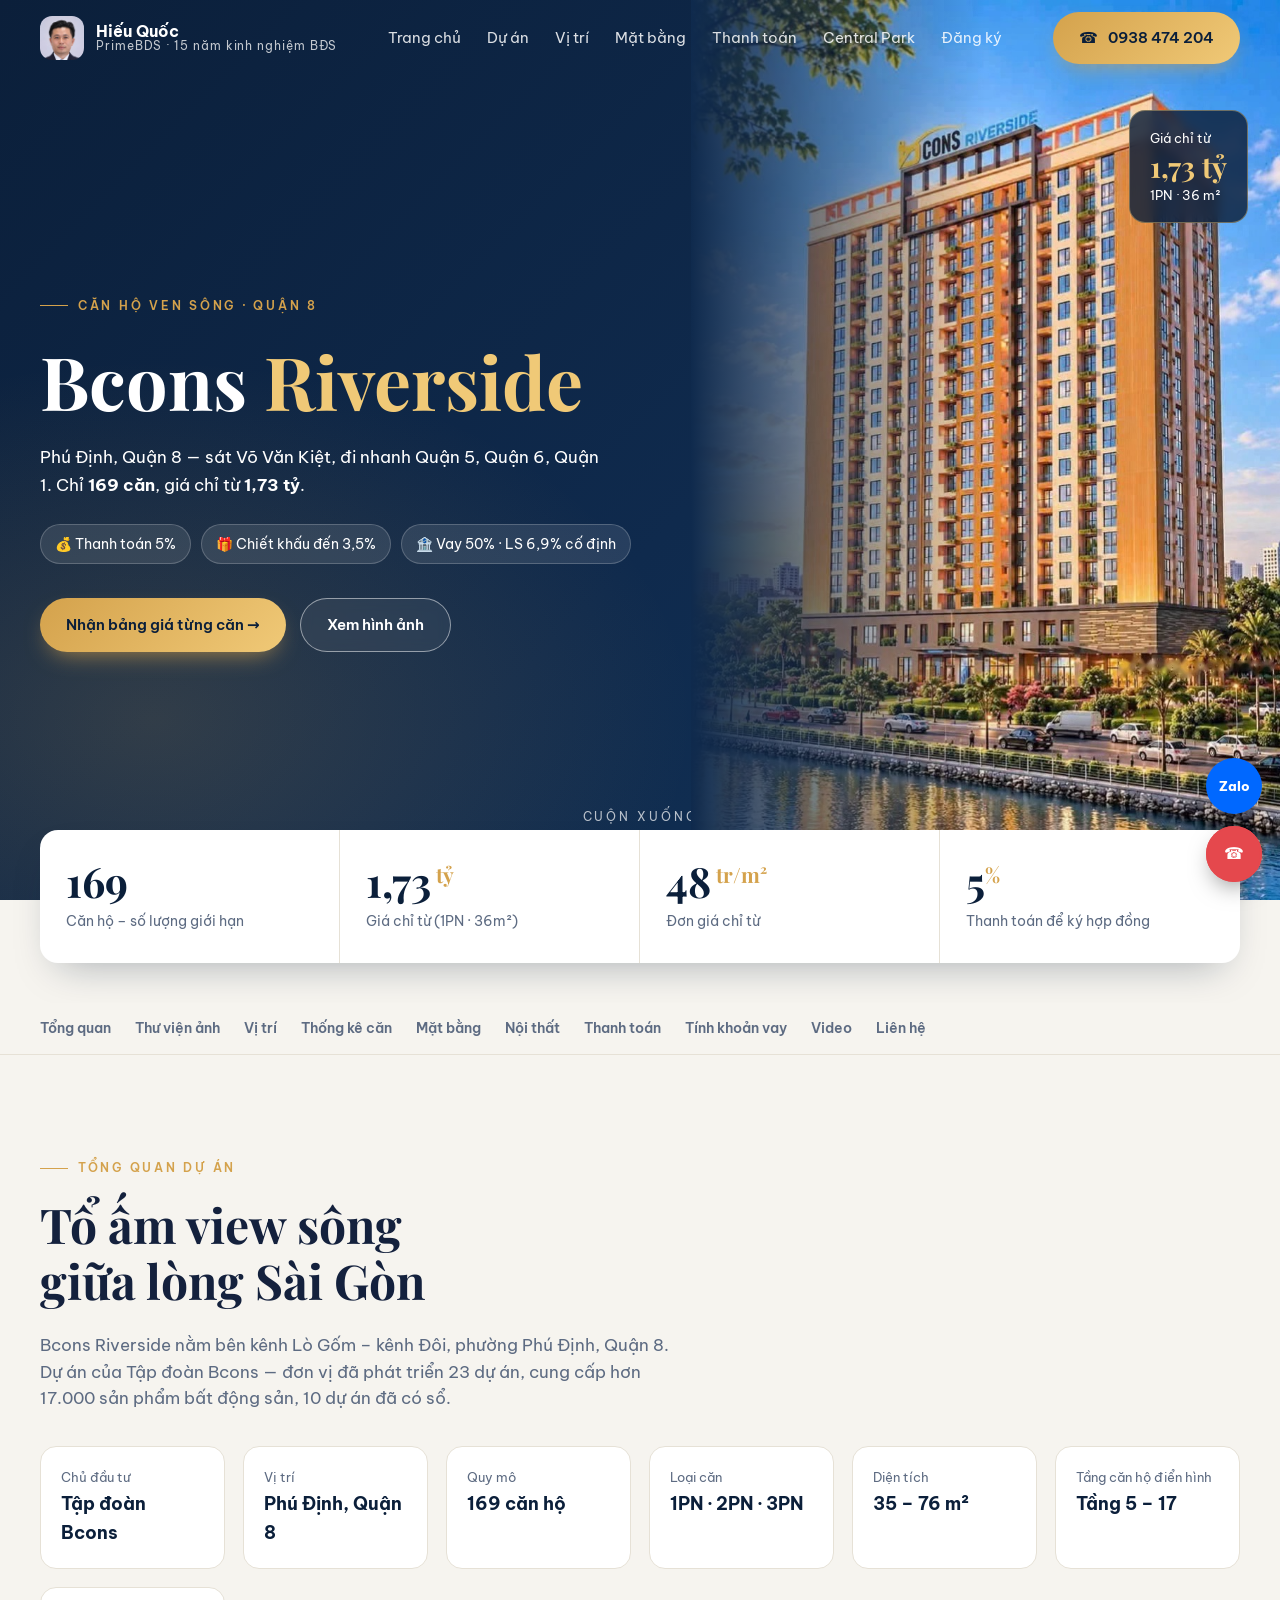
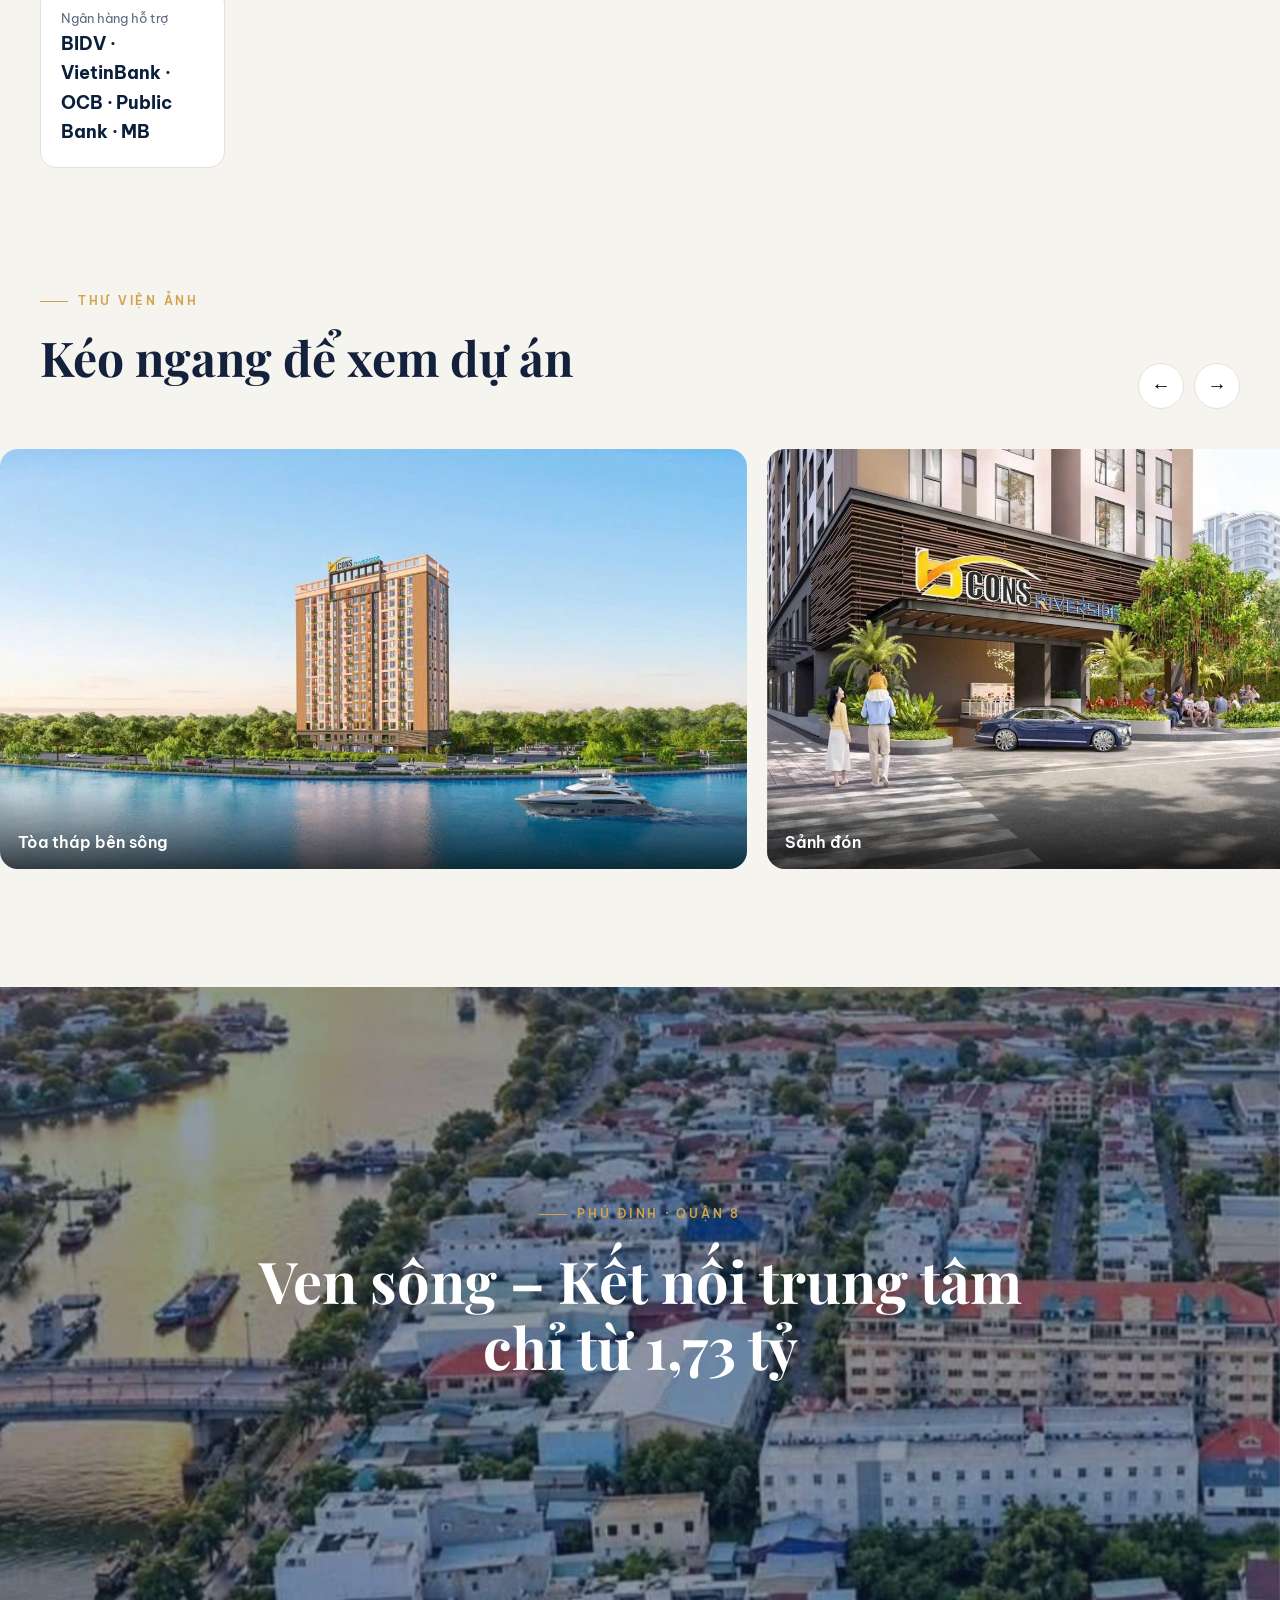
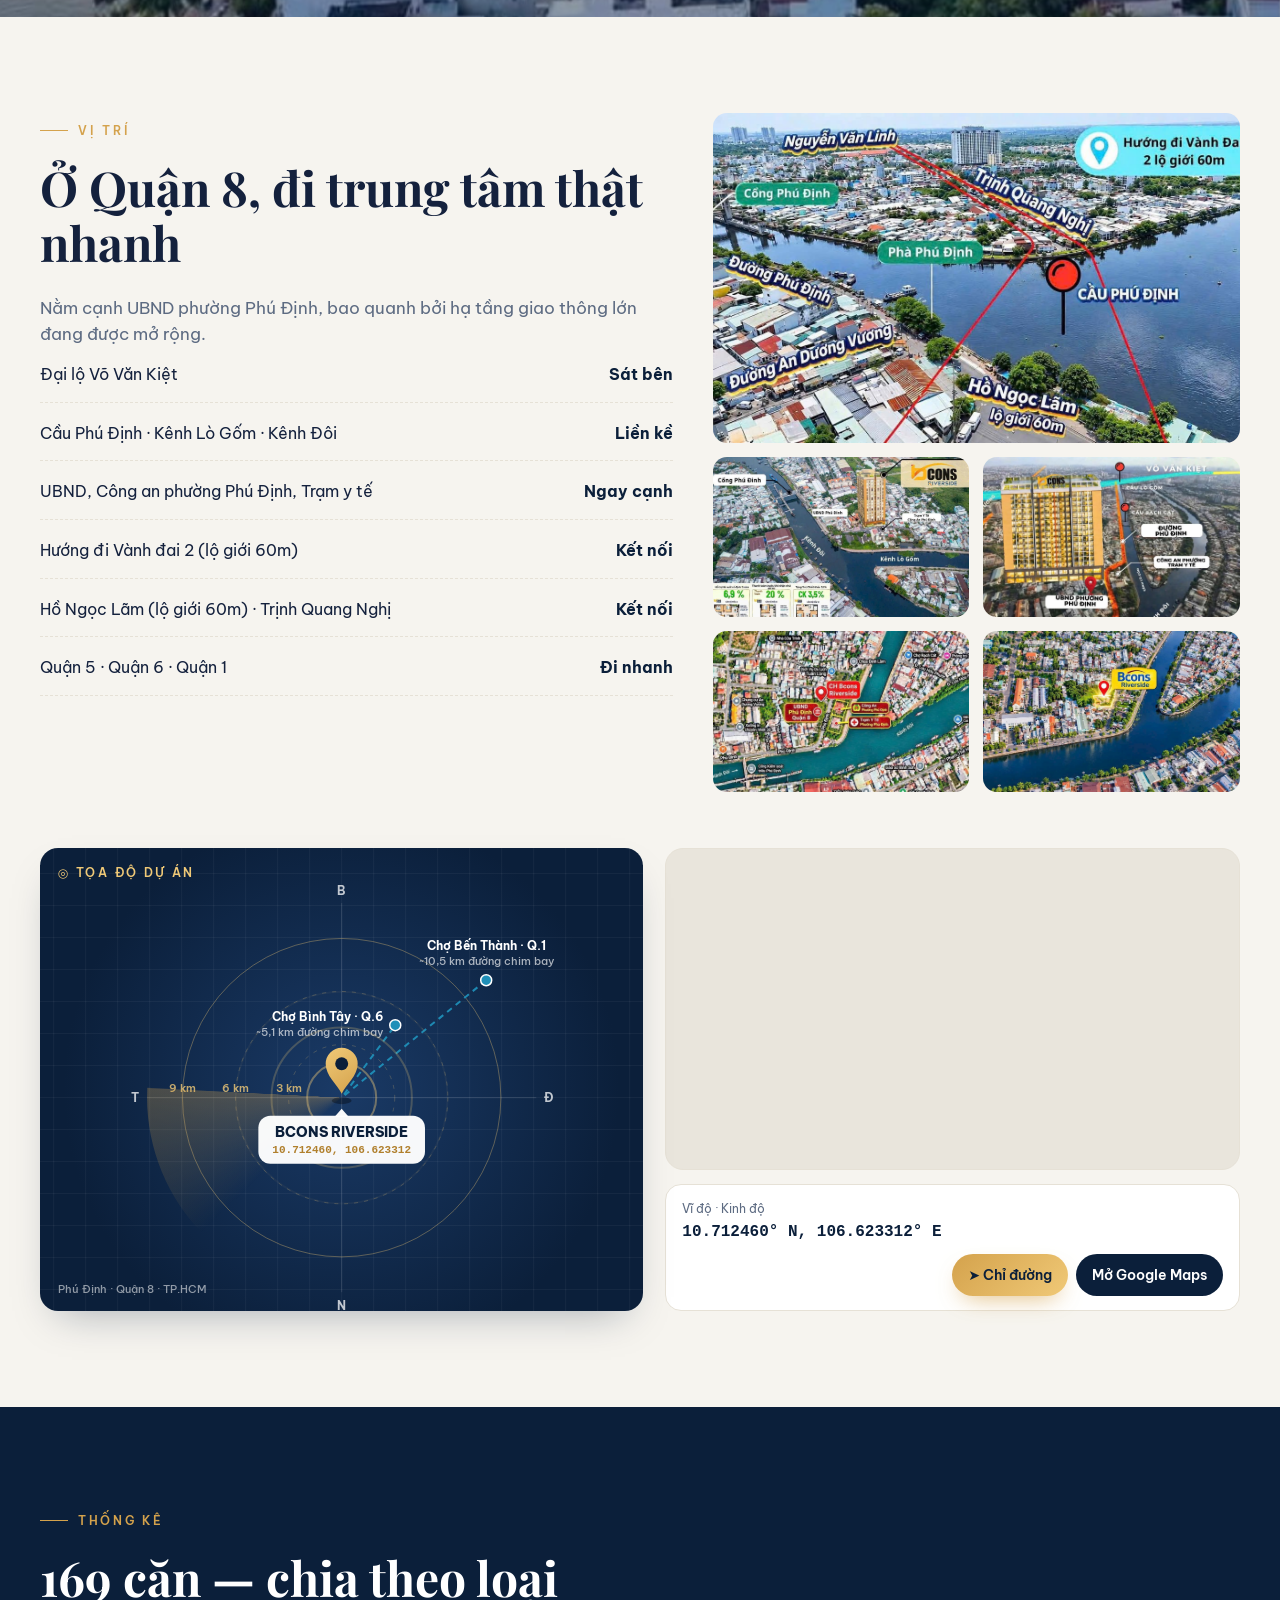
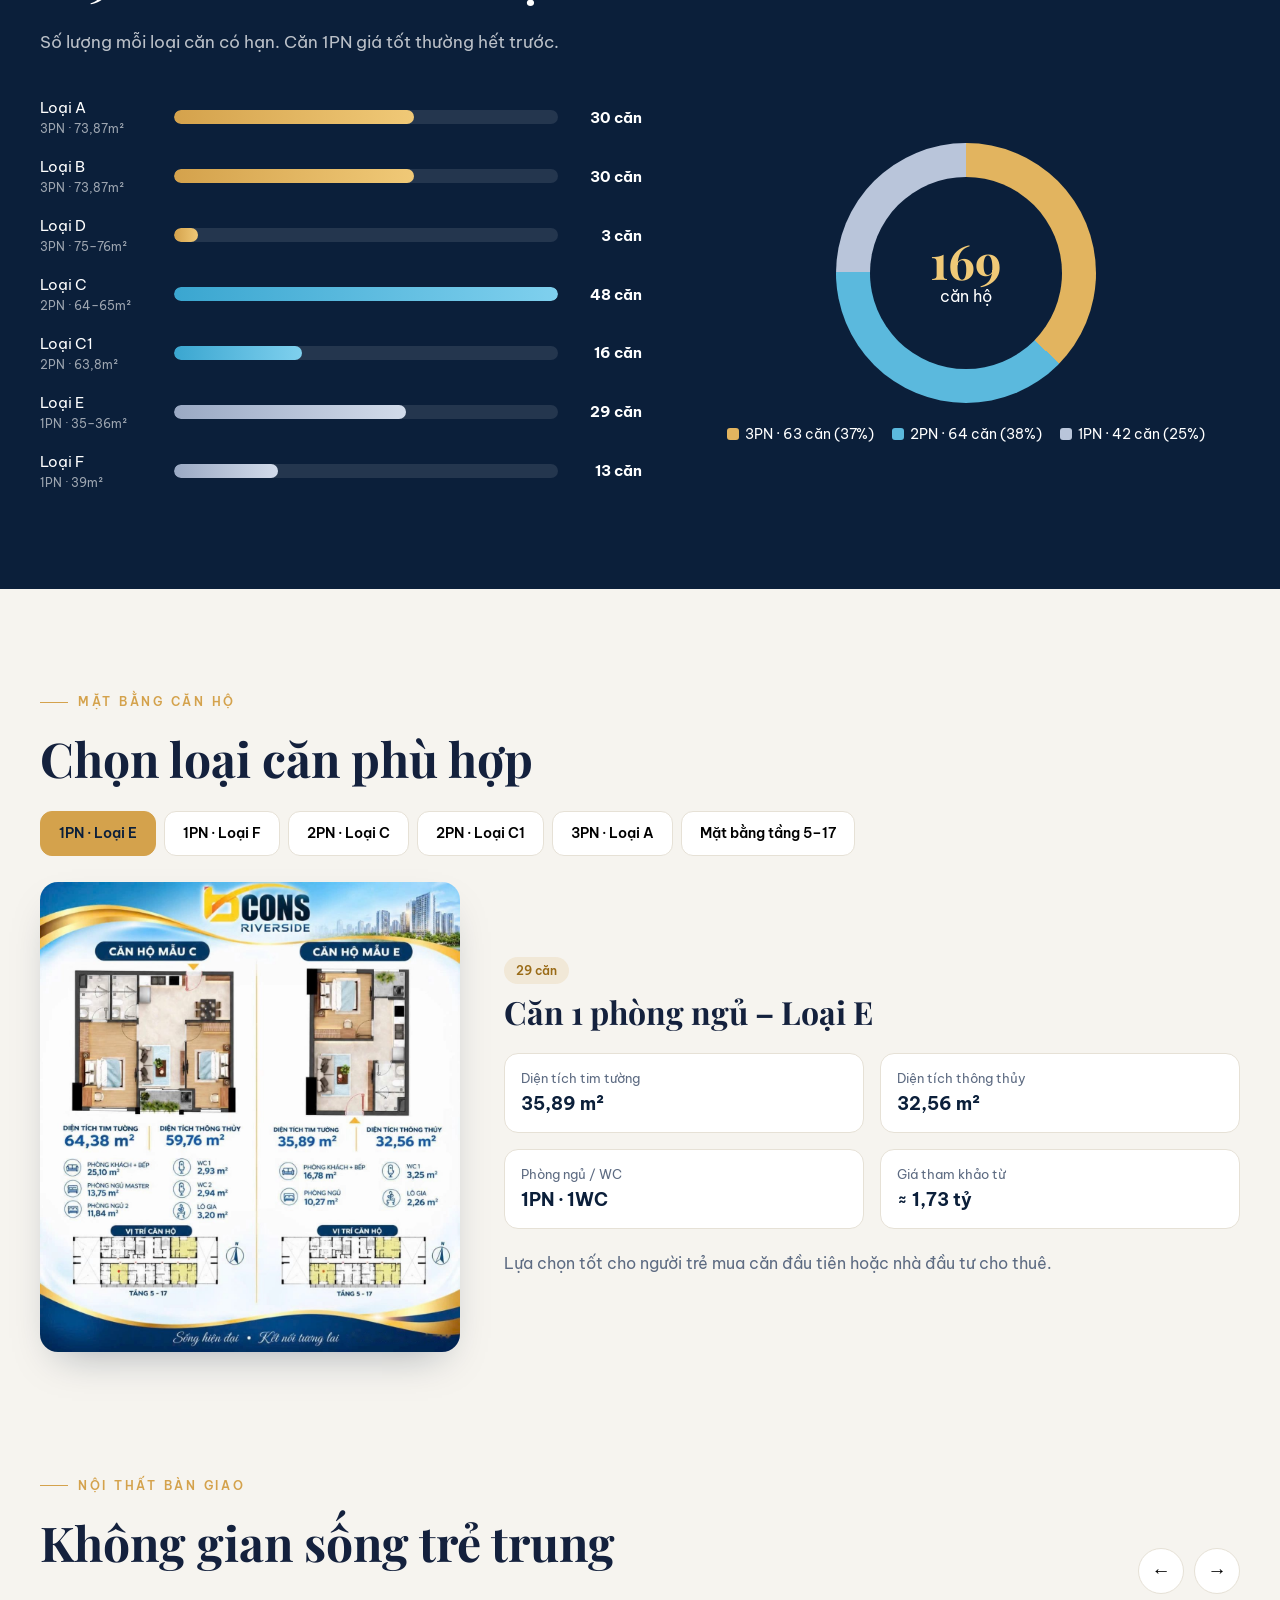
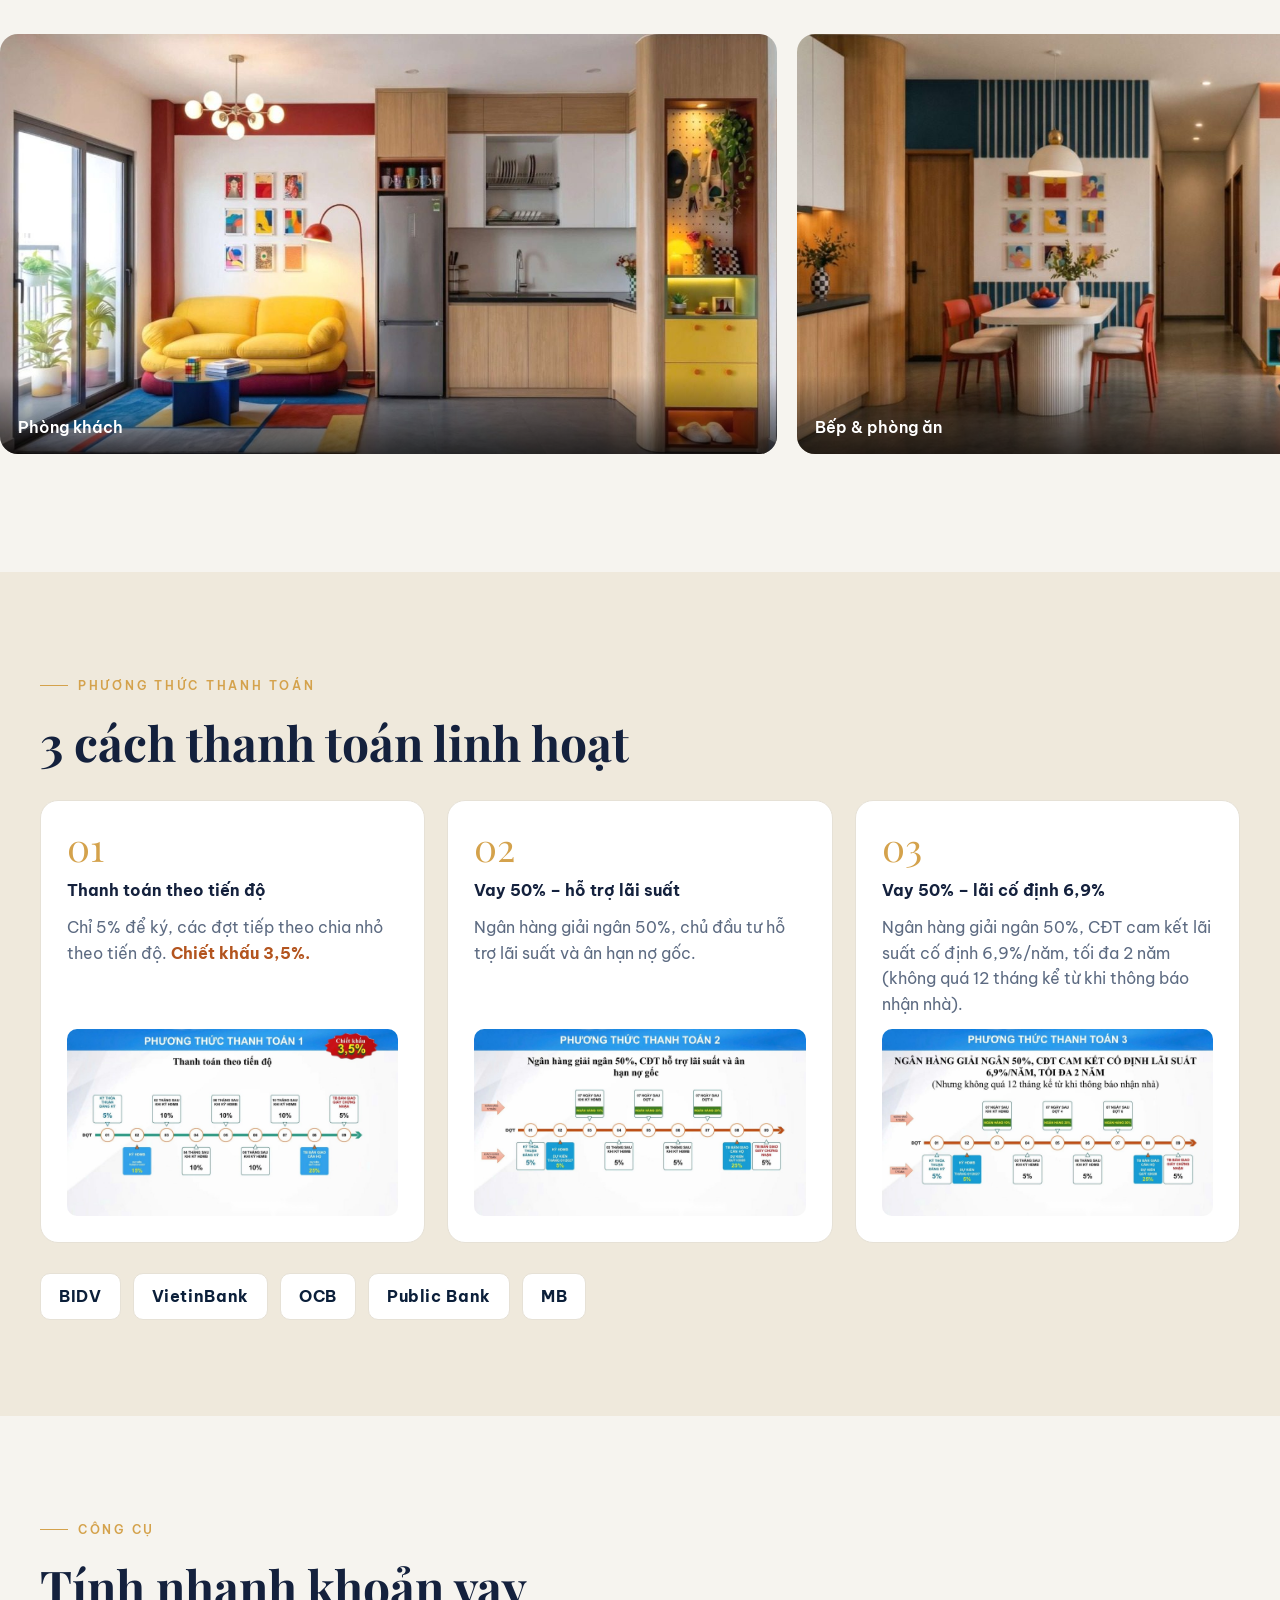
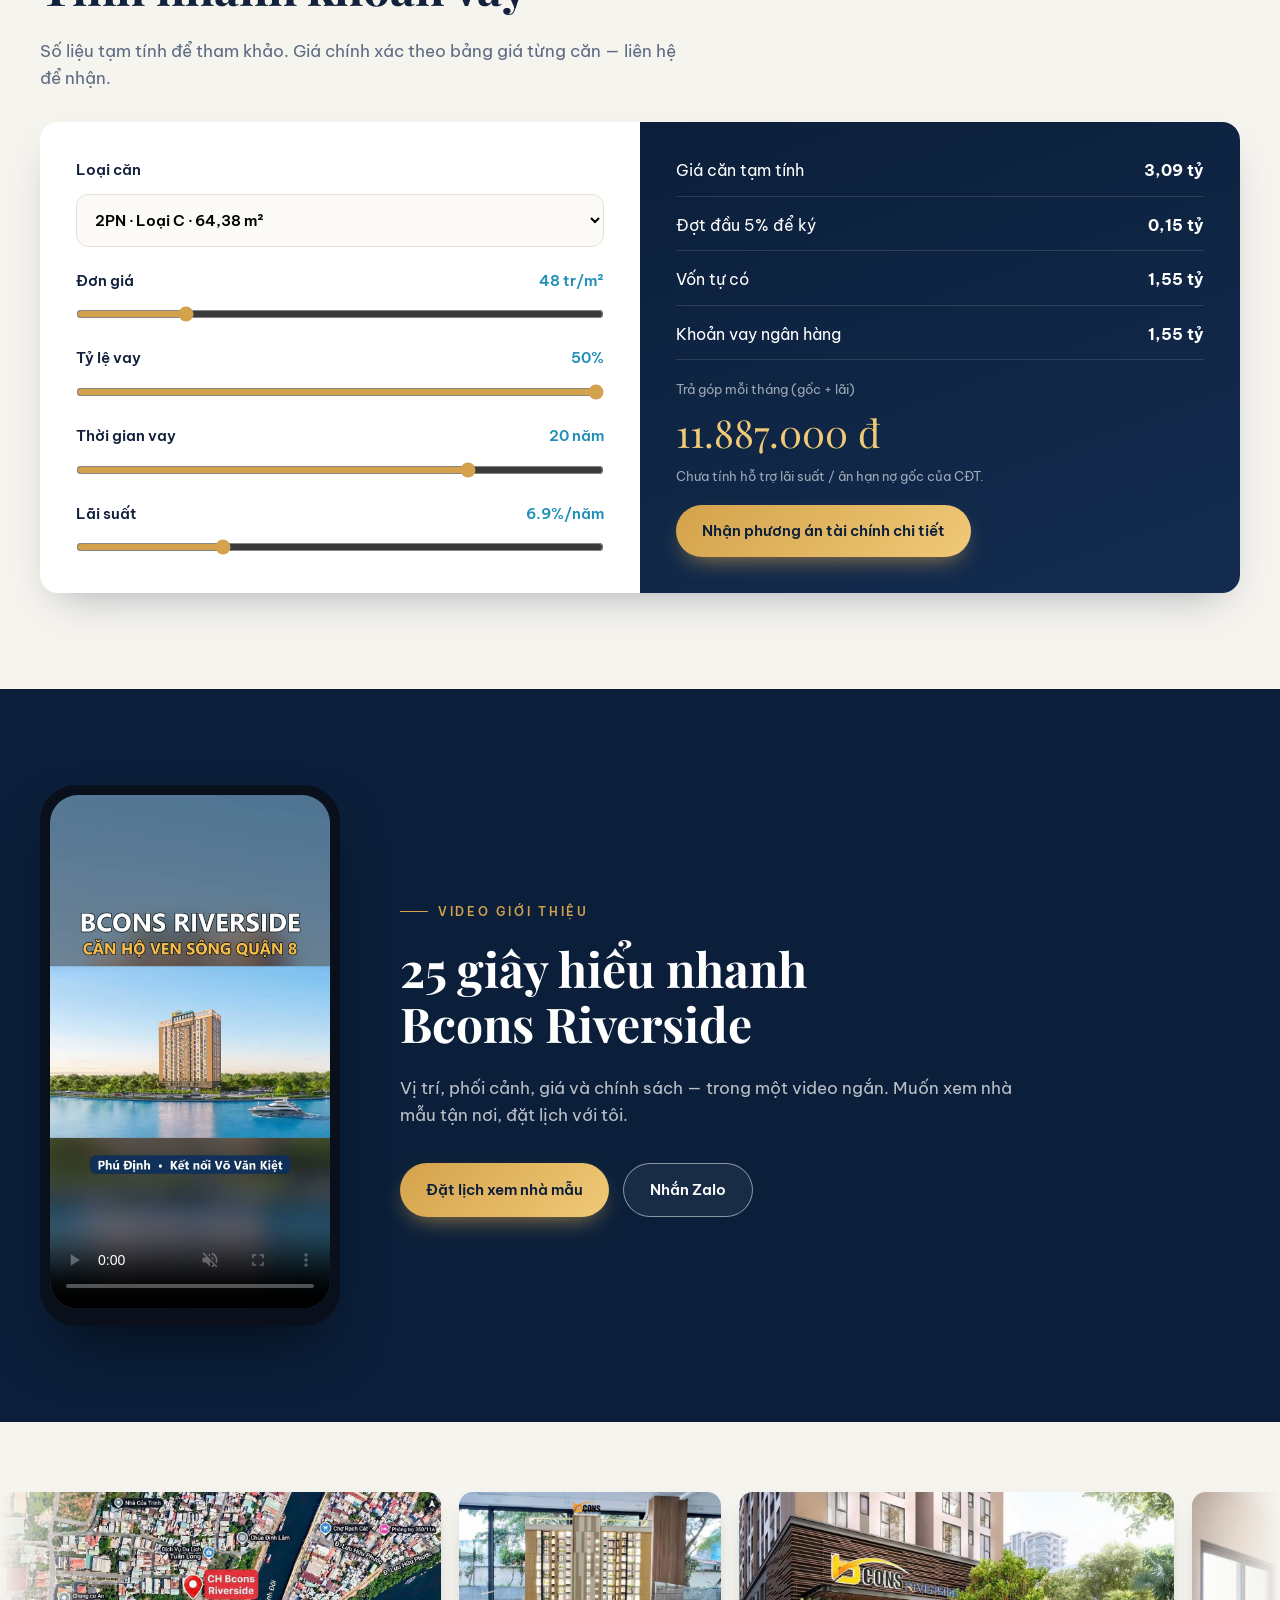
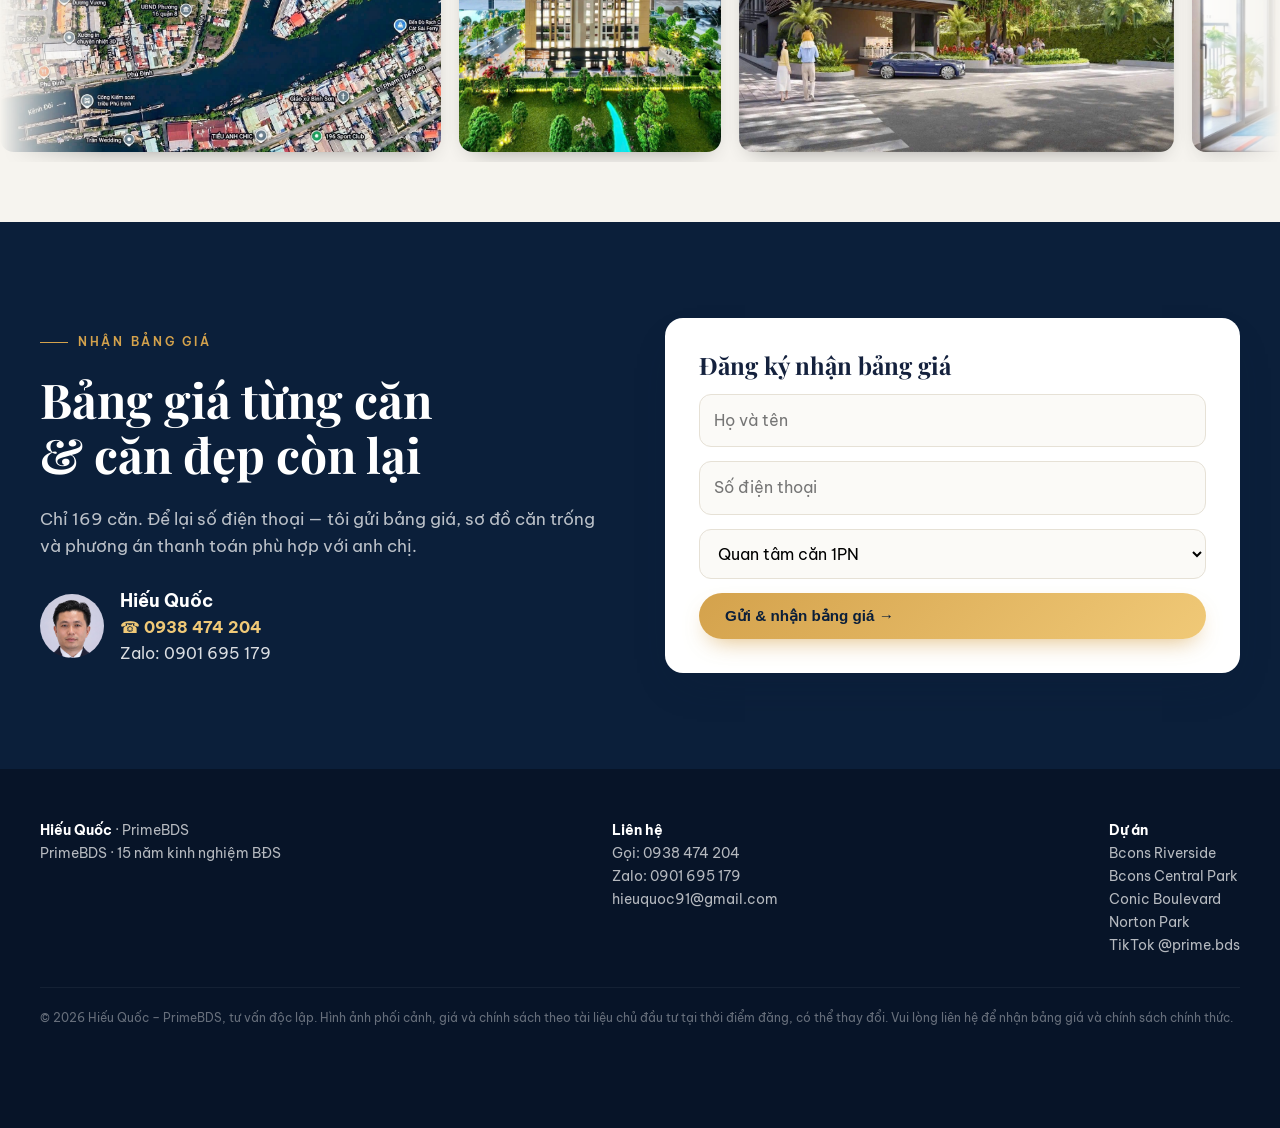
<file: bcons-riverside.html>
<!doctype html>
<html lang="vi">
<head>
<meta charset="utf-8">
<meta name="viewport" content="width=device-width,initial-scale=1">
<title>Bcons Riverside Quận 8 · Giá từ 1,73 tỷ · {name}</title>
<meta name="description" content="Bcons Riverside – căn hộ ven sông Phú Định, Quận 8. Chỉ từ 1,73 tỷ, 169 căn, thanh toán 5%, chiết khấu đến 3,5%, vay 50% lãi suất cố định 6,9%.">
<meta property="og:image" content="assets/img/hero-tower.jpg?v=8">
<link rel="preconnect" href="https://fonts.googleapis.com">
<link rel="preconnect" href="https://fonts.gstatic.com" crossorigin>
<link href="https://fonts.googleapis.com/css2?family=Be+Vietnam+Pro:wght@400;500;600;700&family=Playfair+Display:wght@600;700;800&display=swap" rel="stylesheet">
<link rel="stylesheet" href="assets/style.css?v=5">
<style>
  /* Hero: nền navy sắc nét + ảnh tòa tháp hiển thị gần đúng kích thước gốc (không kéo giãn) */
  .hero-rv{background:radial-gradient(900px 600px at 12% 80%,rgba(212,162,76,.18),transparent 60%),linear-gradient(135deg,#0b1f3a 0%,#0f2a4d 55%,#123459 100%)}
  .hero-rv .hero-photo{position:absolute;top:0;right:0;bottom:0;width:min(46%,860px);overflow:hidden}
  .hero-rv .hero-photo img{width:100%;height:100%;object-fit:cover;object-position:center 35%;cursor:zoom-in}
  .hero-rv .hero-photo::before{content:"";position:absolute;inset:0;z-index:1;pointer-events:none;background:linear-gradient(90deg,#0f2a4d 0%,rgba(15,42,77,.55) 22%,transparent 50%)}
  .hero-rv .container{position:relative;z-index:2}
  .hero-rv .hero-text{max-width:600px}
  .hero-rv .price-tag{position:absolute;z-index:2;right:32px;top:110px;background:rgba(11,31,58,.82);backdrop-filter:blur(6px);border:1px solid rgba(240,201,119,.4);border-radius:16px;padding:14px 20px;color:#fff}
  .hero-rv .price-tag b{display:block;font-family:var(--serif);font-size:1.8rem;color:var(--gold-2);line-height:1.1}
  @media (max-width:900px){
    .hero-rv{align-items:flex-end}
    .hero-rv .hero-photo{width:100%}
    .hero-rv .hero-photo::before{background:linear-gradient(180deg,rgba(11,31,58,.35) 0%,rgba(11,31,58,.55) 40%,#0b1f3a 78%)}
    .hero-rv .price-tag{display:none}
  }
  .chips{display:flex;flex-wrap:wrap;gap:10px;margin-top:24px}
  .chips span{padding:8px 14px;border-radius:999px;background:rgba(255,255,255,.1);border:1px solid rgba(255,255,255,.2);font-size:.86rem}
  .overview{display:grid;grid-template-columns:repeat(auto-fit,minmax(170px,1fr));gap:18px;margin-top:34px}
  .ov{background:#fff;border:1px solid var(--line);border-radius:16px;padding:20px}
  .ov small{color:var(--muted);display:block}
  .ov b{font-size:1.15rem;color:var(--navy)}
  .subnav{position:sticky;top:76px;z-index:40;background:rgba(246,244,239,.95);backdrop-filter:blur(8px);border-bottom:1px solid var(--line)}
  .subnav .container{display:flex;gap:24px;overflow-x:auto;padding:14px 0;font-size:.9rem;font-weight:600;white-space:nowrap;scrollbar-width:none}
  .subnav a{color:var(--muted)}.subnav a:hover{color:var(--navy)}
  .geo{margin-top:56px;display:grid;grid-template-columns:1.05fr 1fr;gap:22px;align-items:stretch}
  .geo-canvas{position:relative;border-radius:var(--radius);overflow:hidden;background:radial-gradient(circle at 50% 52%,#1a3a66 0%,#0b1f3a 72%);min-height:440px;box-shadow:var(--shadow)}
  .geo-canvas canvas{position:absolute;inset:0;width:100%;height:100%;display:block}
  .geo-tag{position:absolute;left:18px;top:16px;color:var(--gold-2);font-size:.74rem;font-weight:600;letter-spacing:.2em;text-transform:uppercase}
  .geo-side{display:flex;flex-direction:column;gap:14px;min-width:0}
  .geo-map{flex:1;min-height:320px;border-radius:var(--radius);overflow:hidden;border:1px solid var(--line);background:#e9e5dc}
  .geo-map iframe{width:100%;height:100%;min-height:320px;border:0;display:block}
  .geo-coord{display:flex;flex-wrap:wrap;align-items:center;gap:10px 14px;background:#fff;border:1px solid var(--line);border-radius:16px;padding:14px 16px}
  .geo-coord code{font:600 1rem/1.3 ui-monospace,Consolas,monospace;color:var(--navy)}
  .geo-coord small{color:var(--muted);display:block;font-size:.75rem}
  .geo-btns{display:flex;flex-wrap:wrap;gap:8px;margin-left:auto}
  .geo-btns .btn{padding:10px 16px;font-size:.88rem}
  @media (max-width:900px){.geo{grid-template-columns:1fr;margin-top:40px}.geo-canvas{min-height:360px}.geo-btns{margin-left:0;width:100%}.geo-btns .btn{flex:1;justify-content:center}}
</style>
<script src="assets/config.js?v=10"></script>
</head>
<body>

<header class="header">
  <div class="container">
    <a href="index.html" class="brand">
      <span class="brand-mark"></span>
      <span class="brand-name"><span data-agent="name"></span><small data-agent="title"></small></span>
    </a>
    <nav class="nav">
      <a href="index.html">Trang chủ</a>
      <a href="index.html#du-an">Dự án</a>
      <a href="#vi-tri">Vị trí</a>
      <a href="#mat-bang">Mặt bằng</a>
      <a href="#thanh-toan">Thanh toán</a>
      <a href="bcons-central-park.html">Central Park</a>
      <a href="dang-ky.html?du-an=riverside">Đăng ký</a>
    </nav>
    <div class="header-cta">
      <a class="btn btn-gold" data-tel>☎ <span data-agent="phoneDisplay"></span></a>
      <button class="menu-btn" aria-label="Mở menu">☰</button>
    </div>
  </div>
</header>

<!-- HERO -->
<section class="hero hero-rv">
  <div class="hero-photo"><img src="assets/img/hero-tower.jpg?v=8" alt="Phối cảnh Bcons Riverside bên sông" data-lb="gal"></div>
  <div class="price-tag reveal d3"><small>Giá chỉ từ</small><b>1,73 tỷ</b><small>1PN · 36 m²</small></div>
  <div class="container">
    <div class="hero-text">
      <span class="eyebrow reveal">Căn hộ ven sông · Quận 8</span>
      <h1 class="reveal d1">Bcons <em>Riverside</em></h1>
      <p class="reveal d2">Phú Định, Quận 8 — sát Võ Văn Kiệt, đi nhanh Quận 5, Quận 6, Quận 1. Chỉ <b>169 căn</b>, giá chỉ từ <b>1,73 tỷ</b>.</p>
      <div class="chips reveal d2">
        <span>💰 Thanh toán 5%</span><span>🎁 Chiết khấu đến 3,5%</span><span>🏦 Vay 50% · LS 6,9% cố định</span>
      </div>
      <div class="hero-actions reveal d3">
        <a href="dang-ky.html?du-an=riverside" class="btn btn-gold">Nhận bảng giá từng căn →</a>
        <a href="#thu-vien" class="btn btn-ghost">Xem hình ảnh</a>
      </div>
    </div>
  </div>
  <div class="scroll-hint">CUỘN XUỐNG<span></span></div>
</section>

<!-- STATS -->
<section class="stats">
  <div class="container">
    <div class="stats-grid count-group">
      <div class="stat"><b><span data-count="169">0</span></b><span>Căn hộ – số lượng giới hạn</span></div>
      <div class="stat"><b><span data-count="1.73">0</span><sup> tỷ</sup></b><span>Giá chỉ từ (1PN · 36m²)</span></div>
      <div class="stat"><b><span data-count="48">0</span><sup> tr/m²</sup></b><span>Đơn giá chỉ từ</span></div>
      <div class="stat"><b><span data-count="5">0</span><sup>%</sup></b><span>Thanh toán để ký hợp đồng</span></div>
    </div>
  </div>
</section>

<nav class="subnav" style="margin-top:40px">
  <div class="container">
    <a href="#tong-quan">Tổng quan</a><a href="#thu-vien">Thư viện ảnh</a><a href="#vi-tri">Vị trí</a><a href="#thong-ke">Thống kê căn</a><a href="#mat-bang">Mặt bằng</a><a href="#noi-that">Nội thất</a><a href="#thanh-toan">Thanh toán</a><a href="#tinh-vay">Tính khoản vay</a><a href="#video">Video</a><a href="#lien-he">Liên hệ</a>
  </div>
</nav>

<!-- OVERVIEW -->
<section class="section" id="tong-quan">
  <div class="container">
    <span class="eyebrow">Tổng quan dự án</span>
    <h2 class="reveal">Tổ ấm view sông<br>giữa lòng Sài Gòn</h2>
    <p class="lead reveal d1">Bcons Riverside nằm bên kênh Lò Gốm – kênh Đôi, phường Phú Định, Quận 8. Dự án của Tập đoàn Bcons — đơn vị đã phát triển 23 dự án, cung cấp hơn 17.000 sản phẩm bất động sản, 10 dự án đã có sổ.</p>
    <div class="overview">
      <div class="ov reveal"><small>Chủ đầu tư</small><b>Tập đoàn Bcons</b></div>
      <div class="ov reveal d1"><small>Vị trí</small><b>Phú Định, Quận 8</b></div>
      <div class="ov reveal d2"><small>Quy mô</small><b>169 căn hộ</b></div>
      <div class="ov reveal d3"><small>Loại căn</small><b>1PN · 2PN · 3PN</b></div>
      <div class="ov reveal"><small>Diện tích</small><b>35 – 76 m²</b></div>
      <div class="ov reveal d1"><small>Tầng căn hộ điển hình</small><b>Tầng 5 – 17</b></div>
      <div class="ov reveal d2"><small>Ngân hàng hỗ trợ</small><b>BIDV · VietinBank · OCB · Public Bank · MB</b></div>
    </div>
  </div>
</section>

<!-- GALLERY: horizontal scroll -->
<section class="section" id="thu-vien" style="padding-top:20px">
  <div class="container section-head">
    <div><span class="eyebrow">Thư viện ảnh</span><h2 class="reveal">Kéo ngang để xem dự án</h2></div>
    <div class="hs-nav"><button data-hs="#gal" data-dir="prev" aria-label="Trước">←</button><button data-hs="#gal" data-dir="next" aria-label="Sau">→</button></div>
  </div>
  <div class="hscroll" id="gal">
    <figure><img data-lb="gal" src="assets/img/river-tower.jpg?v=8" alt="Tòa tháp bên sông"><figcaption>Tòa tháp bên sông</figcaption></figure>
    <figure><img data-lb="gal" src="assets/img/entrance.jpg?v=8" alt="Sảnh đón sang trọng" loading="lazy"><figcaption>Sảnh đón</figcaption></figure>
    <figure><img data-lb="gal" src="assets/img/nm-living-kitchen.jpg?v=9" alt="Nhà mẫu – phòng khách và bàn ăn" loading="lazy"><figcaption>Nhà mẫu · Phòng khách & bàn ăn</figcaption></figure>
    <figure><img data-lb="gal" src="assets/img/nm-kitchen.jpg?v=9" alt="Nhà mẫu – bếp" loading="lazy"><figcaption>Nhà mẫu · Bếp</figcaption></figure>
    <figure><img data-lb="gal" src="assets/img/living.jpg?v=8" alt="Nhà mẫu – phòng khách" loading="lazy"><figcaption>Nhà mẫu · Phòng khách</figcaption></figure>
    <figure><img data-lb="gal" src="assets/img/living-2.jpg?v=8" alt="Nhà mẫu – phòng ăn" loading="lazy"><figcaption>Nhà mẫu · Phòng ăn</figcaption></figure>
    <figure><img data-lb="gal" src="assets/img/bedroom.jpg?v=8" alt="Nhà mẫu – phòng ngủ" loading="lazy"><figcaption>Nhà mẫu · Phòng ngủ</figcaption></figure>
    <figure><img data-lb="gal" src="assets/img/nm-bath.jpg?v=9" alt="Nhà mẫu – phòng tắm" loading="lazy"><figcaption>Nhà mẫu · Phòng tắm</figcaption></figure>
    <figure><img data-lb="gal" src="assets/img/nm-door.jpg?v=9" alt="Cửa chính khóa điện tử Hafele" loading="lazy"><figcaption>Cửa chính · Khóa điện tử Hafele</figcaption></figure>
    <figure><img data-lb="gal" src="assets/img/model-1.jpg?v=8" alt="Sa bàn ban đêm" loading="lazy"><figcaption>Sa bàn dự án</figcaption></figure>
    <figure><img data-lb="gal" src="assets/img/balcony.jpg?v=8" alt="Ban công view sông" loading="lazy"><figcaption>Ban công view sông</figcaption></figure>
    <figure><img data-lb="gal" src="assets/img/model-2.jpg?v=8" alt="Sa bàn ban ngày" loading="lazy"><figcaption>Mô hình tòa nhà</figcaption></figure>
    <figure><img data-lb="gal" src="assets/img/garden-2.jpg?v=8" alt="Lối vào nội khu" loading="lazy"><figcaption>Lối vào nội khu</figcaption></figure>
    <figure><img data-lb="gal" src="assets/img/model-3.jpg?v=8" alt="Sa bàn tại nhà mẫu" loading="lazy"><figcaption>Sa bàn tại nhà mẫu</figcaption></figure>
    <figure><img data-lb="gal" src="assets/img/garden.jpg?v=8" alt="Công viên nội khu" loading="lazy"><figcaption>Công viên nội khu</figcaption></figure>
    <figure><img data-lb="gal" src="assets/img/flycam.jpg?v=8" alt="Toàn cảnh sông từ trên cao" loading="lazy"><figcaption>Toàn cảnh khu vực</figcaption></figure>
    <figure><img data-lb="gal" src="assets/img/gallery-real.jpg?v=8" alt="Nhà mẫu thực tế" loading="lazy"><figcaption>Đi xem thực tế</figcaption></figure>
  </div>
</section>

<!-- PARALLAX -->
<section class="parallax">
  <img src="assets/img/flycam.jpg?v=8" alt="">
  <div class="container reveal">
    <span class="eyebrow">Phú Định · Quận 8</span>
    <h2>Ven sông – Kết nối trung tâm<br>chỉ từ 1,73 tỷ</h2>
  </div>
</section>

<!-- LOCATION -->
<section class="section" id="vi-tri">
  <div class="container loc-grid">
    <div>
      <span class="eyebrow">Vị trí</span>
      <h2 class="reveal">Ở Quận 8, đi trung tâm thật nhanh</h2>
      <p class="lead reveal d1">Nằm cạnh UBND phường Phú Định, bao quanh bởi hạ tầng giao thông lớn đang được mở rộng.</p>
      <ul class="loc-list reveal d2">
        <li><span>Đại lộ Võ Văn Kiệt</span><b>Sát bên</b></li>
        <li><span>Cầu Phú Định · Kênh Lò Gốm · Kênh Đôi</span><b>Liền kề</b></li>
        <li><span>UBND, Công an phường Phú Định, Trạm y tế</span><b>Ngay cạnh</b></li>
        <li><span>Hướng đi Vành đai 2 (lộ giới 60m)</span><b>Kết nối</b></li>
        <li><span>Hồ Ngọc Lãm (lộ giới 60m) · Trịnh Quang Nghị</span><b>Kết nối</b></li>
        <li><span>Quận 5 · Quận 6 · Quận 1</span><b>Đi nhanh</b></li>
      </ul>
    </div>
    <div class="loc-imgs reveal d1">
      <img data-lb="loc" src="assets/img/location-2.jpg?v=8" alt="Kết nối giao thông quanh dự án" loading="lazy">
      <img data-lb="loc" src="assets/img/location-1.jpg?v=8" alt="Vị trí dự án và tiện ích" loading="lazy">
      <img data-lb="loc" src="assets/img/location-3.jpg?v=8" alt="Vị trí sát Võ Văn Kiệt" loading="lazy">
      <img data-lb="loc" src="assets/img/map.jpg?v=8" alt="Bản đồ khu vực" loading="lazy">
      <img data-lb="loc" src="assets/img/aerial-pin.jpg?v=8" alt="Dự án nhìn từ trên cao" loading="lazy">
    </div>
  </div>
  <div class="container geo reveal" id="toa-do">
    <div class="geo-canvas">
      <canvas id="geoCanvas" role="img" aria-label="Sơ đồ vị trí Bcons Riverside, tọa độ 10.712460, 106.623312"></canvas>
      <span class="geo-tag">◎ Tọa độ dự án</span>
    </div>
    <div class="geo-side">
      <div class="geo-map">
        <iframe src="https://maps.google.com/maps?q=10.712460,106.623312&amp;z=16&amp;hl=vi&amp;output=embed" loading="lazy" referrerpolicy="no-referrer-when-downgrade" title="Bản đồ Google vị trí Bcons Riverside"></iframe>
      </div>
      <div class="geo-coord">
        <div><small>Vĩ độ · Kinh độ</small><code>10.712460° N, 106.623312° E</code></div>
        <div class="geo-btns">
          <a class="btn btn-gold" href="https://www.google.com/maps/dir/?api=1&amp;destination=10.712460,106.623312" target="_blank" rel="noopener">➤ Chỉ đường</a>
          <a class="btn btn-dark" href="https://maps.app.goo.gl/7vg6SwBXQmiFbDmd8" target="_blank" rel="noopener">Mở Google Maps</a>
        </div>
      </div>
    </div>
  </div>
</section>

<!-- UNIT MIX STATS -->
<section class="section dark" id="thong-ke">
  <div class="container">
    <span class="eyebrow">Thống kê</span>
    <h2 class="reveal">169 căn — chia theo loại</h2>
    <p class="lead reveal d1" style="margin-bottom:40px">Số lượng mỗi loại căn có hạn. Căn 1PN giá tốt thường hết trước.</p>
    <div class="mix">
      <div class="bars">
        <div class="bar-row"><span>Loại A<small>3PN · 73,87m²</small></span><div class="track"><div class="fill" data-w="62.5"></div></div><span class="num">30 căn</span></div>
        <div class="bar-row"><span>Loại B<small>3PN · 73,87m²</small></span><div class="track"><div class="fill" data-w="62.5"></div></div><span class="num">30 căn</span></div>
        <div class="bar-row"><span>Loại D<small>3PN · 75–76m²</small></span><div class="track"><div class="fill" data-w="6.25"></div></div><span class="num">3 căn</span></div>
        <div class="bar-row p2"><span>Loại C<small>2PN · 64–65m²</small></span><div class="track"><div class="fill" data-w="100"></div></div><span class="num">48 căn</span></div>
        <div class="bar-row p2"><span>Loại C1<small>2PN · 63,8m²</small></span><div class="track"><div class="fill" data-w="33.3"></div></div><span class="num">16 căn</span></div>
        <div class="bar-row p1"><span>Loại E<small>1PN · 35–36m²</small></span><div class="track"><div class="fill" data-w="60.4"></div></div><span class="num">29 căn</span></div>
        <div class="bar-row p1"><span>Loại F<small>1PN · 39m²</small></span><div class="track"><div class="fill" data-w="27.1"></div></div><span class="num">13 căn</span></div>
      </div>
      <div class="donut-wrap reveal">
        <div class="donut" style="background:conic-gradient(#e2b45f 0 37.3%,#5bb9dd 37.3% 75.1%,#b9c5da 75.1% 100%)">
          <div><b data-count="169">0</b>căn hộ</div>
        </div>
        <div class="legend">
          <span><i style="background:#e2b45f"></i>3PN · 63 căn (37%)</span>
          <span><i style="background:#5bb9dd"></i>2PN · 64 căn (38%)</span>
          <span><i style="background:#b9c5da"></i>1PN · 42 căn (25%)</span>
        </div>
      </div>
    </div>
  </div>
</section>

<!-- FLOOR PLANS -->
<section class="section" id="mat-bang">
  <div class="container">
    <span class="eyebrow">Mặt bằng căn hộ</span>
    <h2 class="reveal">Chọn loại căn phù hợp</h2>
    <div class="tabs" data-group="plan" style="margin-top:20px">
      <button class="active" data-tab="pl-e">1PN · Loại E</button>
      <button data-tab="pl-f">1PN · Loại F</button>
      <button data-tab="pl-c">2PN · Loại C</button>
      <button data-tab="pl-c1">2PN · Loại C1</button>
      <button data-tab="pl-a">3PN · Loại A</button>
      <button data-tab="pl-floor">Mặt bằng tầng 5–17</button>
    </div>
    <div class="plan active" id="pl-e">
      <img data-lb="plan" src="assets/img/plan-ce.jpg?v=8" alt="Mặt bằng căn C và E" loading="lazy">
      <div><span class="tag">29 căn</span><h3 style="font-size:2rem;margin-top:10px">Căn 1 phòng ngủ – Loại E</h3>
        <dl><div><dt>Diện tích tim tường</dt><dd>35,89 m²</dd></div><div><dt>Diện tích thông thủy</dt><dd>32,56 m²</dd></div><div><dt>Phòng ngủ / WC</dt><dd>1PN · 1WC</dd></div><div><dt>Giá tham khảo từ</dt><dd>≈ 1,73 tỷ</dd></div></dl>
        <p style="color:var(--muted)">Lựa chọn tốt cho người trẻ mua căn đầu tiên hoặc nhà đầu tư cho thuê.</p></div>
    </div>
    <div class="plan" id="pl-f">
      <img data-lb="plan" src="assets/img/plan-f.jpg?v=8" alt="Mặt bằng căn F" loading="lazy">
      <div><span class="tag">13 căn</span><h3 style="font-size:2rem;margin-top:10px">Căn 1 phòng ngủ – Loại F</h3>
        <dl><div><dt>Diện tích tim tường</dt><dd>39,07 m²</dd></div><div><dt>Diện tích thông thủy</dt><dd>35,26 m²</dd></div><div><dt>Phòng ngủ / WC</dt><dd>1PN · 1WC</dd></div><div><dt>Vị trí</dt><dd>Tầng 5 – 17</dd></div></dl></div>
    </div>
    <div class="plan" id="pl-c">
      <img data-lb="plan" src="assets/img/plan-c.jpg?v=8" alt="Mặt bằng căn C" loading="lazy">
      <div><span class="tag">48 căn</span><h3 style="font-size:2rem;margin-top:10px">Căn 2 phòng ngủ – Loại C</h3>
        <dl><div><dt>Diện tích tim tường</dt><dd>64,38 m²</dd></div><div><dt>Diện tích thông thủy</dt><dd>59,76 m²</dd></div><div><dt>Phòng ngủ / WC</dt><dd>2PN · 2WC</dd></div><div><dt>Vị trí</dt><dd>Tầng 5 – 17</dd></div></dl>
        <p style="color:var(--muted)">Loại căn nhiều nhất dự án — phù hợp gia đình trẻ 3–4 người.</p></div>
    </div>
    <div class="plan" id="pl-c1">
      <img data-lb="plan" src="assets/img/plan-c1.jpg?v=8" alt="Mặt bằng căn C1" loading="lazy">
      <div><span class="tag">16 căn</span><h3 style="font-size:2rem;margin-top:10px">Căn 2 phòng ngủ – Loại C1</h3>
        <dl><div><dt>Diện tích tim tường</dt><dd>63,80 m²</dd></div><div><dt>Diện tích thông thủy</dt><dd>59,29 m²</dd></div><div><dt>Phòng ngủ / WC</dt><dd>2PN · 2WC</dd></div><div><dt>Vị trí</dt><dd>Tầng 5 – 17</dd></div></dl></div>
    </div>
    <div class="plan" id="pl-a">
      <img data-lb="plan" src="assets/img/plan-a.jpg?v=8" alt="Mặt bằng căn A" loading="lazy">
      <div><span class="tag">30 căn</span><h3 style="font-size:2rem;margin-top:10px">Căn 3 phòng ngủ – Loại A</h3>
        <dl><div><dt>Diện tích tim tường</dt><dd>73,87 m²</dd></div><div><dt>Diện tích thông thủy</dt><dd>66,99 m²</dd></div><div><dt>Phòng ngủ / WC</dt><dd>3PN · 2WC</dd></div><div><dt>Vị trí</dt><dd>Tầng 5 – 17</dd></div></dl>
        <p style="color:var(--muted)">Rộng rãi cho gia đình đa thế hệ, 3 phòng ngủ riêng biệt.</p></div>
    </div>
    <div class="plan" id="pl-floor">
      <img data-lb="plan" src="assets/img/floor-5-17.jpg?v=8" alt="Mặt bằng tầng 5-17" loading="lazy">
      <div><h3 style="font-size:2rem">Mặt bằng tầng điển hình 5 – 17</h3><p style="color:var(--muted);margin-top:12px">Bấm vào ảnh để phóng to. Tôi sẽ gửi anh chị sơ đồ căn còn trống và hướng view sông của từng căn.</p>
        <a href="#lien-he" class="btn btn-dark" style="margin-top:20px">Xin sơ đồ căn trống →</a></div>
    </div>
  </div>
</section>

<!-- INTERIOR -->
<section class="section" id="noi-that" style="padding-top:20px">
  <div class="container section-head">
    <div><span class="eyebrow">Nội thất bàn giao</span><h2 class="reveal">Không gian sống trẻ trung</h2></div>
    <div class="hs-nav"><button data-hs="#int" data-dir="prev" aria-label="Trước">←</button><button data-hs="#int" data-dir="next" aria-label="Sau">→</button></div>
  </div>
  <div class="hscroll" id="int">
    <figure><img data-lb="int" src="assets/img/living.jpg?v=8" alt="Phòng khách" loading="lazy"><figcaption>Phòng khách</figcaption></figure>
    <figure><img data-lb="int" src="assets/img/living-2.jpg?v=8" alt="Bếp & phòng ăn" loading="lazy"><figcaption>Bếp & phòng ăn</figcaption></figure>
    <figure><img data-lb="int" src="assets/img/bedroom.jpg?v=8" alt="Phòng ngủ" loading="lazy"><figcaption>Phòng ngủ</figcaption></figure>
    <figure><img data-lb="int" src="assets/img/balcony.jpg?v=8" alt="Ban công" loading="lazy"><figcaption>Ban công view sông</figcaption></figure>
  </div>
</section>

<!-- PAYMENT -->
<section class="section" id="thanh-toan" style="background:#efe9dc">
  <div class="container">
    <span class="eyebrow">Phương thức thanh toán</span>
    <h2 class="reveal">3 cách thanh toán linh hoạt</h2>
    <div class="pay-grid" style="margin-top:30px">
      <div class="pay reveal"><span class="n">01</span><b>Thanh toán theo tiến độ</b><span style="color:var(--muted)">Chỉ 5% để ký, các đợt tiếp theo chia nhỏ theo tiến độ. <b style="color:#b3541e">Chiết khấu 3,5%.</b></span><img data-lb="pay" src="assets/img/pay-1.jpg?v=8" alt="Phương thức thanh toán 1" loading="lazy"></div>
      <div class="pay reveal d1"><span class="n">02</span><b>Vay 50% – hỗ trợ lãi suất</b><span style="color:var(--muted)">Ngân hàng giải ngân 50%, chủ đầu tư hỗ trợ lãi suất và ân hạn nợ gốc.</span><img data-lb="pay" src="assets/img/pay-2.jpg?v=8" alt="Phương thức thanh toán 2" loading="lazy"></div>
      <div class="pay reveal d2"><span class="n">03</span><b>Vay 50% – lãi cố định 6,9%</b><span style="color:var(--muted)">Ngân hàng giải ngân 50%, CĐT cam kết lãi suất cố định 6,9%/năm, tối đa 2 năm (không quá 12 tháng kể từ khi thông báo nhận nhà).</span><img data-lb="pay" src="assets/img/pay-3.jpg?v=8" alt="Phương thức thanh toán 3" loading="lazy"></div>
    </div>
    <div class="banks reveal"><span>BIDV</span><span>VietinBank</span><span>OCB</span><span>Public Bank</span><span>MB</span></div>
  </div>
</section>

<!-- CALCULATOR -->
<section class="section" id="tinh-vay">
  <div class="container">
    <span class="eyebrow">Công cụ</span>
    <h2 class="reveal">Tính nhanh khoản vay</h2>
    <p class="lead reveal d1" style="margin-bottom:30px">Số liệu tạm tính để tham khảo. Giá chính xác theo bảng giá từng căn — liên hệ để nhận.</p>
    <div class="calc reveal" id="calc">
      <div class="calc-in">
        <label>Loại căn
          <select id="c-type">
            <option value="36">1PN · Loại E · 36 m²</option>
            <option value="39.07">1PN · Loại F · 39,07 m²</option>
            <option value="63.8">2PN · Loại C1 · 63,8 m²</option>
            <option value="64.38" selected>2PN · Loại C · 64,38 m²</option>
            <option value="73.87">3PN · Loại A/B · 73,87 m²</option>
          </select>
        </label>
        <label><span>Đơn giá <output id="o-ppm"></output></span><input id="c-ppm" type="range" min="45" max="60" step="0.5" value="48"></label>
        <label><span>Tỷ lệ vay <output id="o-loan"></output></span><input id="c-loan" type="range" min="0" max="50" step="5" value="50"></label>
        <label><span>Thời gian vay <output id="o-years"></output></span><input id="c-years" type="range" min="5" max="25" step="1" value="20"></label>
        <label><span>Lãi suất <output id="o-rate"></output></span><input id="c-rate" type="range" min="5" max="12" step="0.1" value="6.9"></label>
      </div>
      <div class="calc-out">
        <div class="row"><span>Giá căn tạm tính</span><b id="r-price"></b></div>
        <div class="row"><span>Đợt đầu 5% để ký</span><b id="r-first"></b></div>
        <div class="row"><span>Vốn tự có</span><b id="r-own"></b></div>
        <div class="row"><span>Khoản vay ngân hàng</span><b id="r-loan"></b></div>
        <div><small>Trả góp mỗi tháng (gốc + lãi)</small><div class="big" id="r-pmt"></div><small>Chưa tính hỗ trợ lãi suất / ân hạn nợ gốc của CĐT.</small></div>
        <a href="#lien-he" class="btn btn-gold" style="justify-self:start">Nhận phương án tài chính chi tiết</a>
      </div>
    </div>
  </div>
</section>

<!-- VIDEO -->
<section class="section dark" id="video">
  <div class="container video-block">
    <div class="phone reveal"><video src="assets/video/bcons-intro.mp4" poster="assets/video/poster.jpg" controls muted playsinline loop preload="metadata"></video></div>
    <div>
      <span class="eyebrow">Video giới thiệu</span>
      <h2 class="reveal">25 giây hiểu nhanh<br>Bcons Riverside</h2>
      <p class="lead reveal d1">Vị trí, phối cảnh, giá và chính sách — trong một video ngắn. Muốn xem nhà mẫu tận nơi, đặt lịch với tôi.</p>
      <div class="hero-actions reveal d2"><a href="#lien-he" class="btn btn-gold">Đặt lịch xem nhà mẫu</a><a class="btn btn-ghost" data-zalo>Nhắn Zalo</a></div>
    </div>
  </div>
</section>

<!-- MORE IMAGES MARQUEE -->
<section style="padding:60px 0">
  <div class="marquee">
    <div class="marquee-track">
      <img data-lb="m" src="assets/img/aerial-pin2.jpg?v=8" alt="Vị trí từ trên cao" loading="lazy">
      <img data-lb="m" src="assets/img/model-1.jpg?v=8" alt="Sa bàn" loading="lazy">
      <img data-lb="m" src="assets/img/entrance.jpg?v=8" alt="Sảnh" loading="lazy">
      <img data-lb="m" src="assets/img/living.jpg?v=8" alt="Phòng khách" loading="lazy">
      <img data-lb="m" src="assets/img/location-3.jpg?v=8" alt="Vị trí" loading="lazy">
      <img data-lb="m" src="assets/img/hero-tower.jpg?v=8" alt="Tòa tháp" loading="lazy">
    </div>
  </div>
</section>

<!-- CONTACT -->
<section class="section dark" id="lien-he">
  <div class="container contact">
    <div>
      <span class="eyebrow">Nhận bảng giá</span>
      <h2 class="reveal">Bảng giá từng căn<br>& căn đẹp còn lại</h2>
      <p class="lead reveal d1">Chỉ 169 căn. Để lại số điện thoại — tôi gửi bảng giá, sơ đồ căn trống và phương án thanh toán phù hợp với anh chị.</p>
      <div class="agent-line reveal d2">
        <span class="brand-mark"></span>
        <div><b data-agent="name"></b><a data-tel style="color:var(--gold-2);font-weight:700">☎ <span data-agent="phoneDisplay"></span></a><br><a data-zalo style="opacity:.85">Zalo: <span data-agent="zaloDisplay"></span></a></div>
      </div>
    </div>
    <form class="form reveal d1">
      <h3>Đăng ký nhận bảng giá</h3>
      <input type="text" name="website" tabindex="-1" autocomplete="off" aria-hidden="true" style="position:absolute;left:-9999px">
      <input type="hidden" name="project" value="Bcons Riverside (Q.8)">
      <input type="text" name="name" placeholder="Họ và tên" required>
      <input type="tel" name="phone" placeholder="Số điện thoại" required pattern="[0-9 +.]{9,15}">
      <select name="need">
        <option>Quan tâm căn 1PN</option><option>Quan tâm căn 2PN</option><option>Quan tâm căn 3PN</option><option>Mua đầu tư cho thuê</option><option>Đặt lịch xem nhà mẫu</option>
      </select>
      <button class="btn btn-gold" type="submit">Gửi & nhận bảng giá →</button>
      <div class="ok"></div>
    </form>
  </div>
</section>

<footer class="footer">
  <div class="container">
    <div><b data-agent="name"></b> · <span data-agent="brand"></span><br><span data-agent="title"></span></div>
    <div><b>Liên hệ</b><br>Gọi: <a data-tel data-agent="phoneDisplay"></a><br>Zalo: <a data-zalo data-agent="zaloDisplay"></a><br><a data-mail data-agent="email"></a></div>
    <div><b>Dự án</b><br><a href="bcons-riverside.html">Bcons Riverside</a><br><a href="bcons-central-park.html">Bcons Central Park</a><br><a href="conic-boulevard.html">Conic Boulevard</a><br><a href="norton-park.html">Norton Park</a><br><a data-tiktok>TikTok <span data-agent="tiktokHandle"></span></a></div>
    <p class="disc">© <span class="year"></span> <span data-agent="name"></span> – <span data-agent="brand"></span>, tư vấn độc lập. Hình ảnh phối cảnh, giá và chính sách theo tài liệu chủ đầu tư tại thời điểm đăng, có thể thay đổi. Vui lòng liên hệ để nhận bảng giá và chính sách chính thức.</p>
  </div>
</footer>

<div class="float">
  <a class="zalo" data-zalo aria-label="Nhắn Zalo">Zalo</a>
  <a class="call" data-tel aria-label="Gọi điện">☎</a>
</div>

<script src="assets/main.js?v=5"></script>
<script src="assets/geo-canvas.js?v=3"></script>
</body>
</html>
</file>
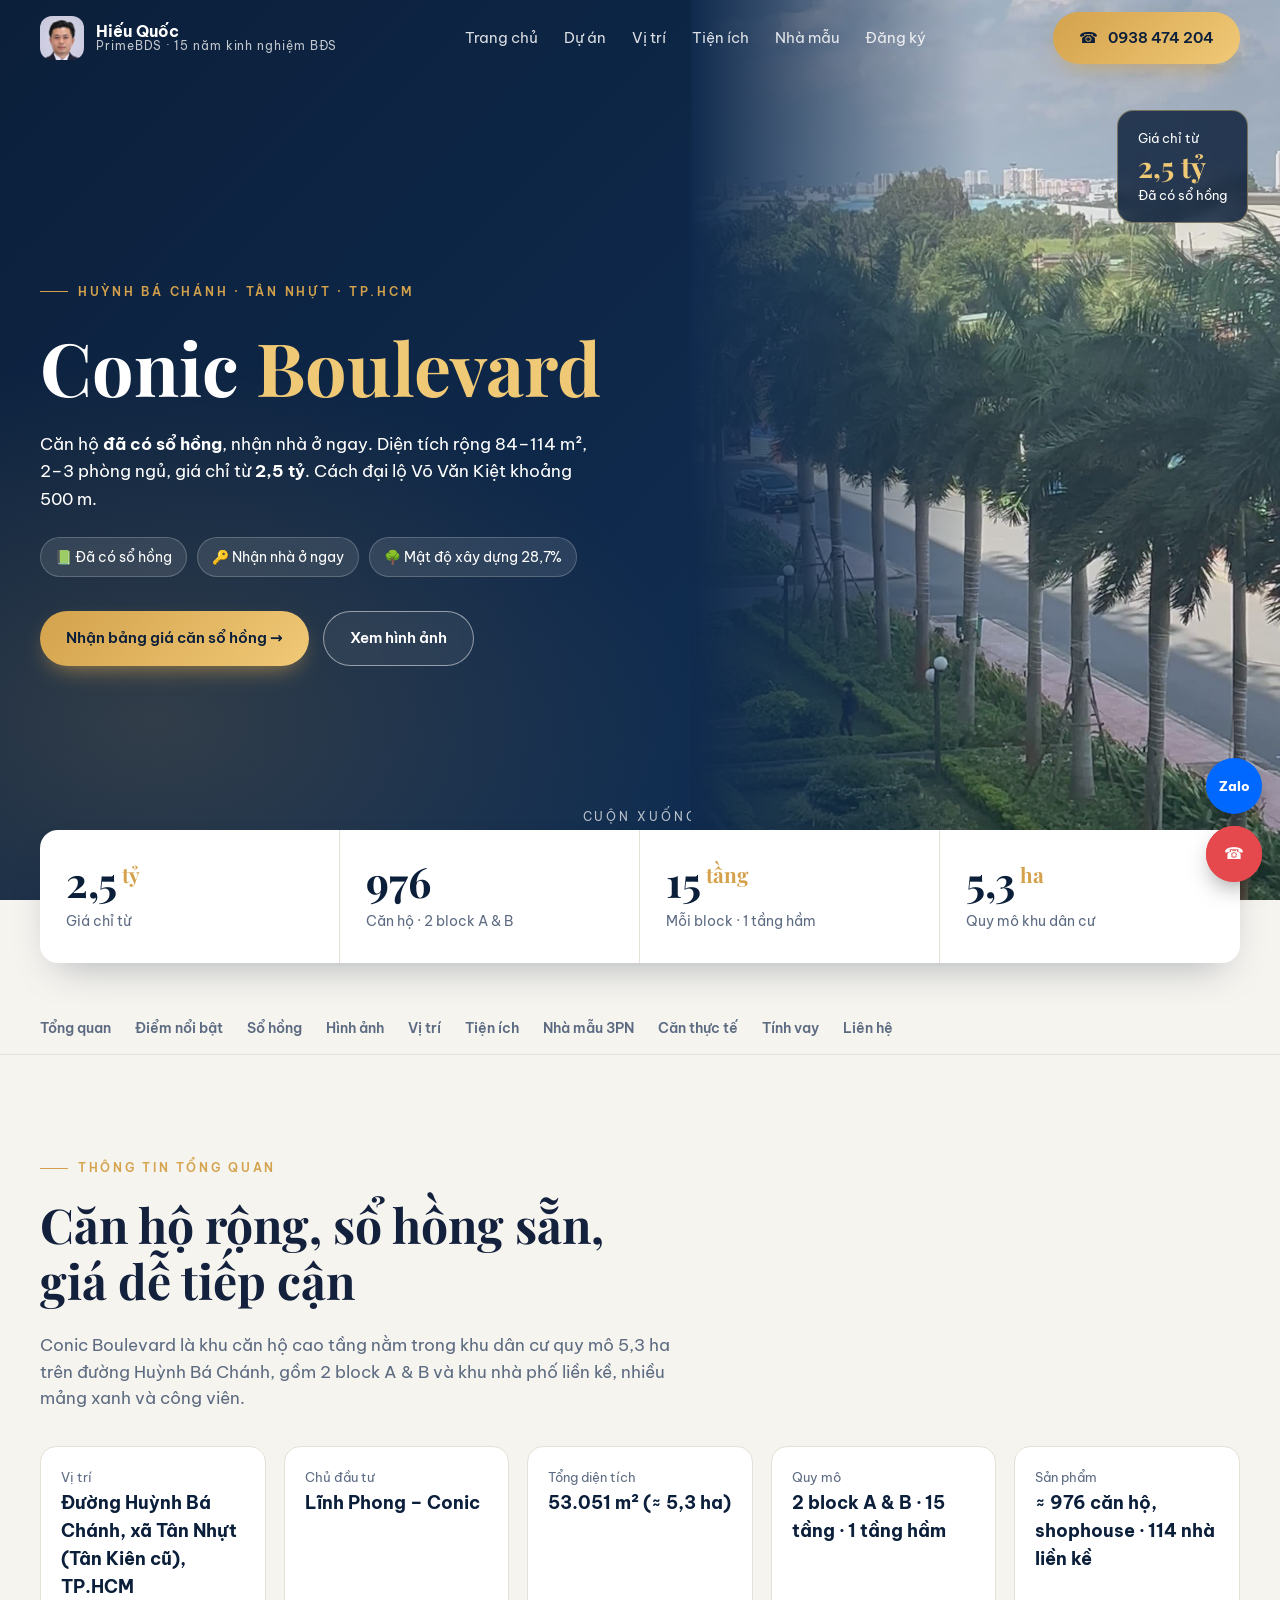
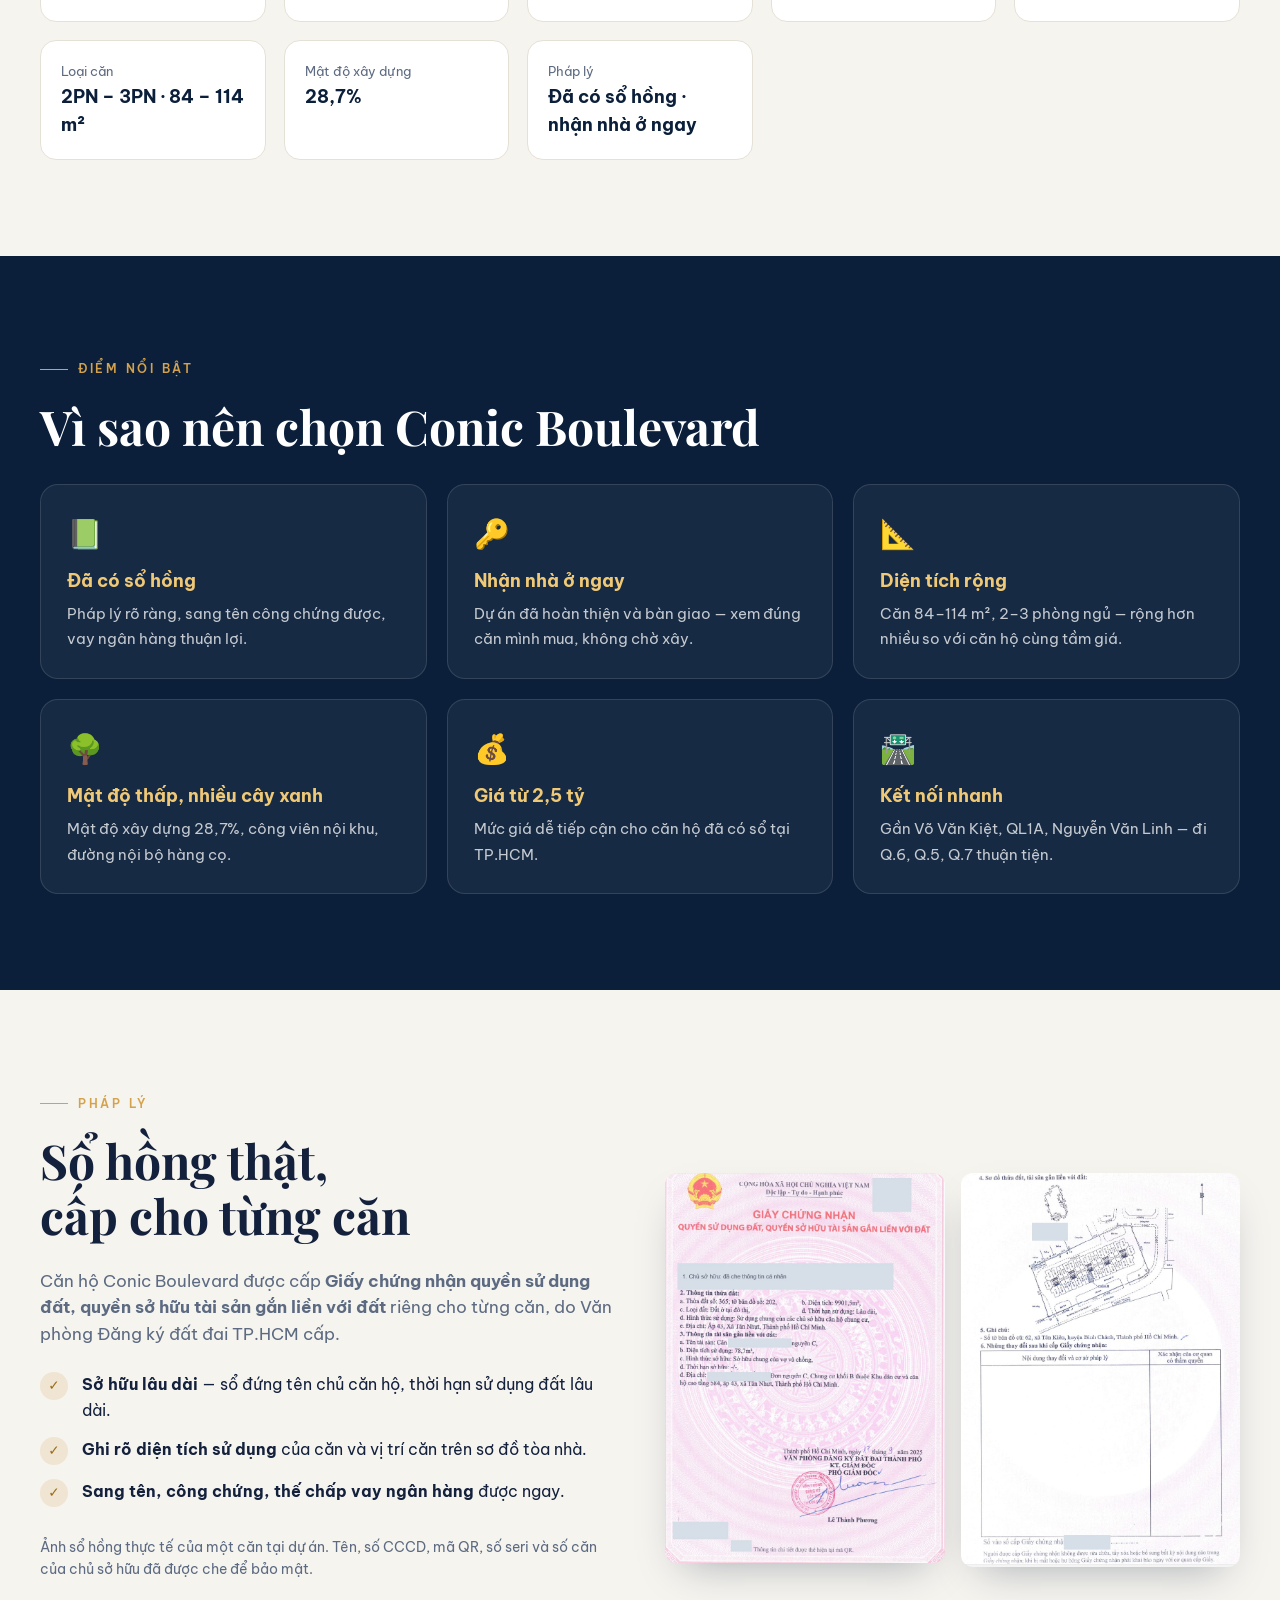
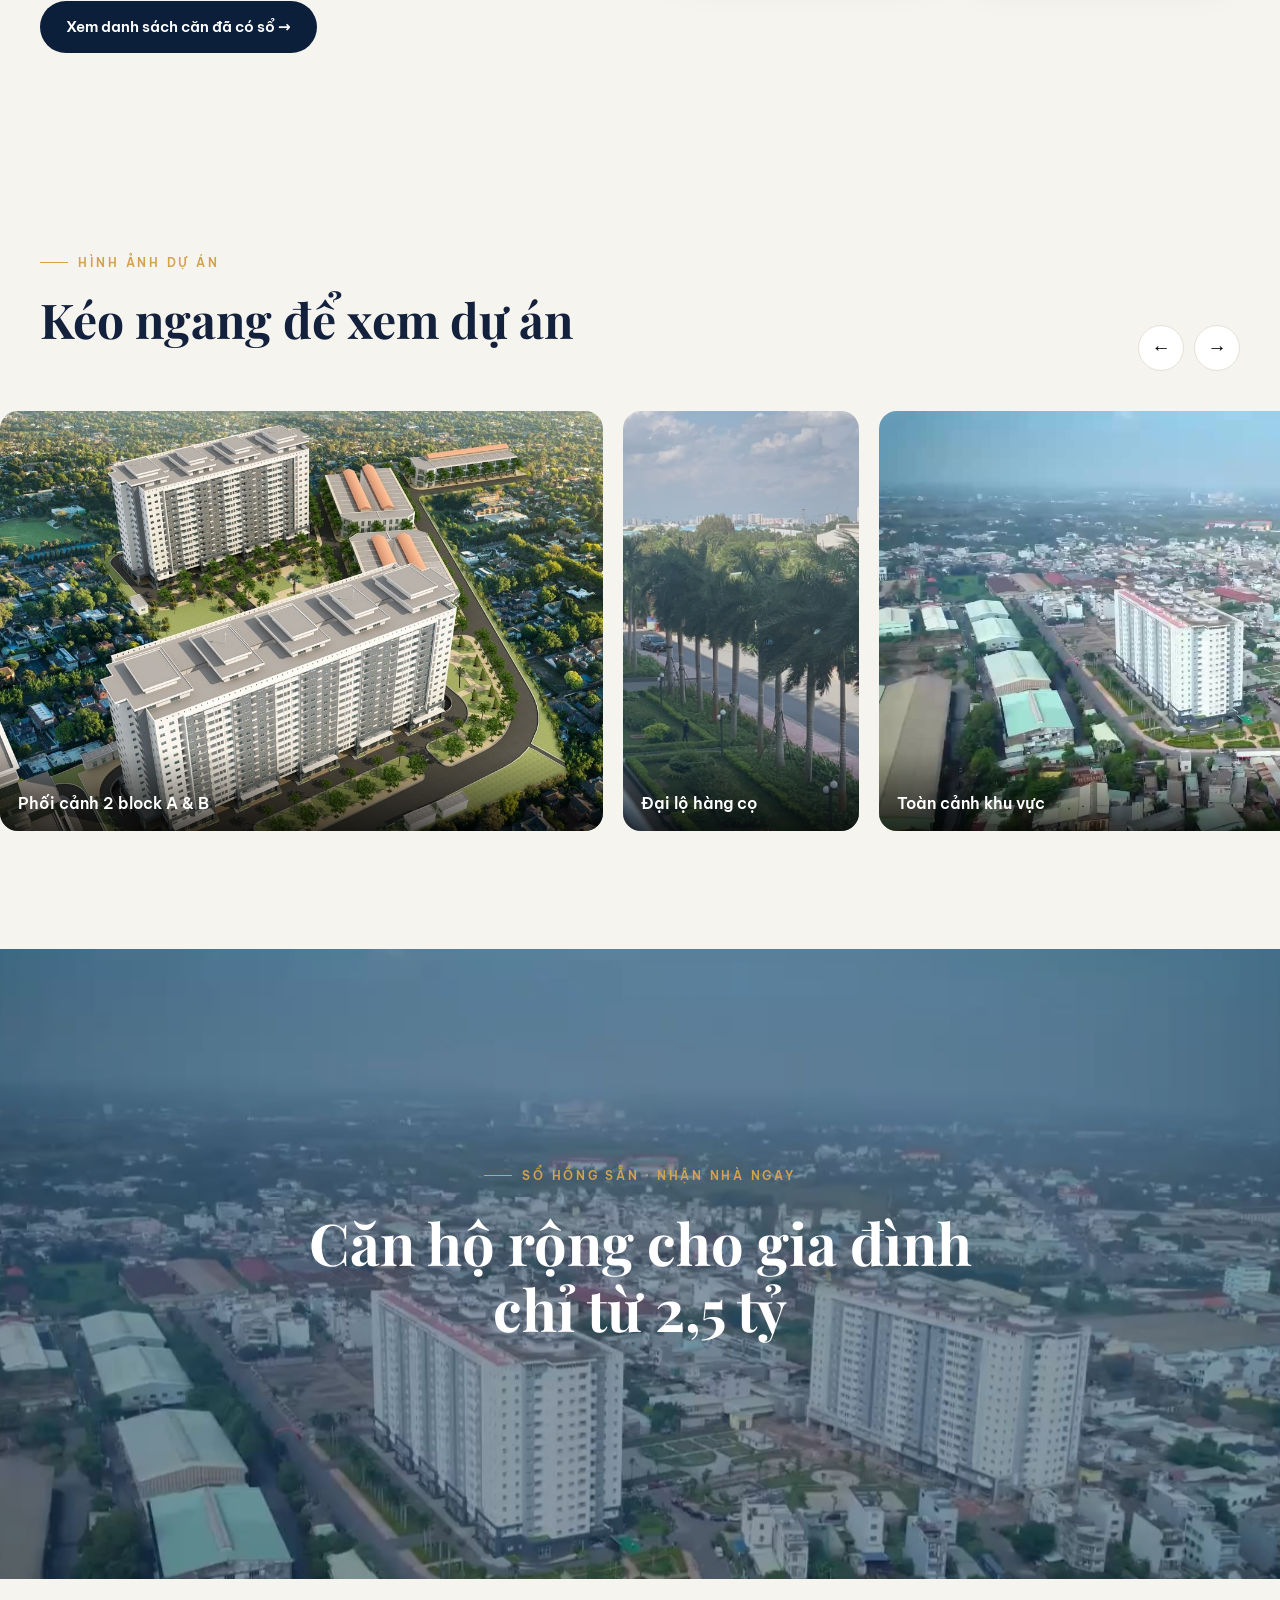
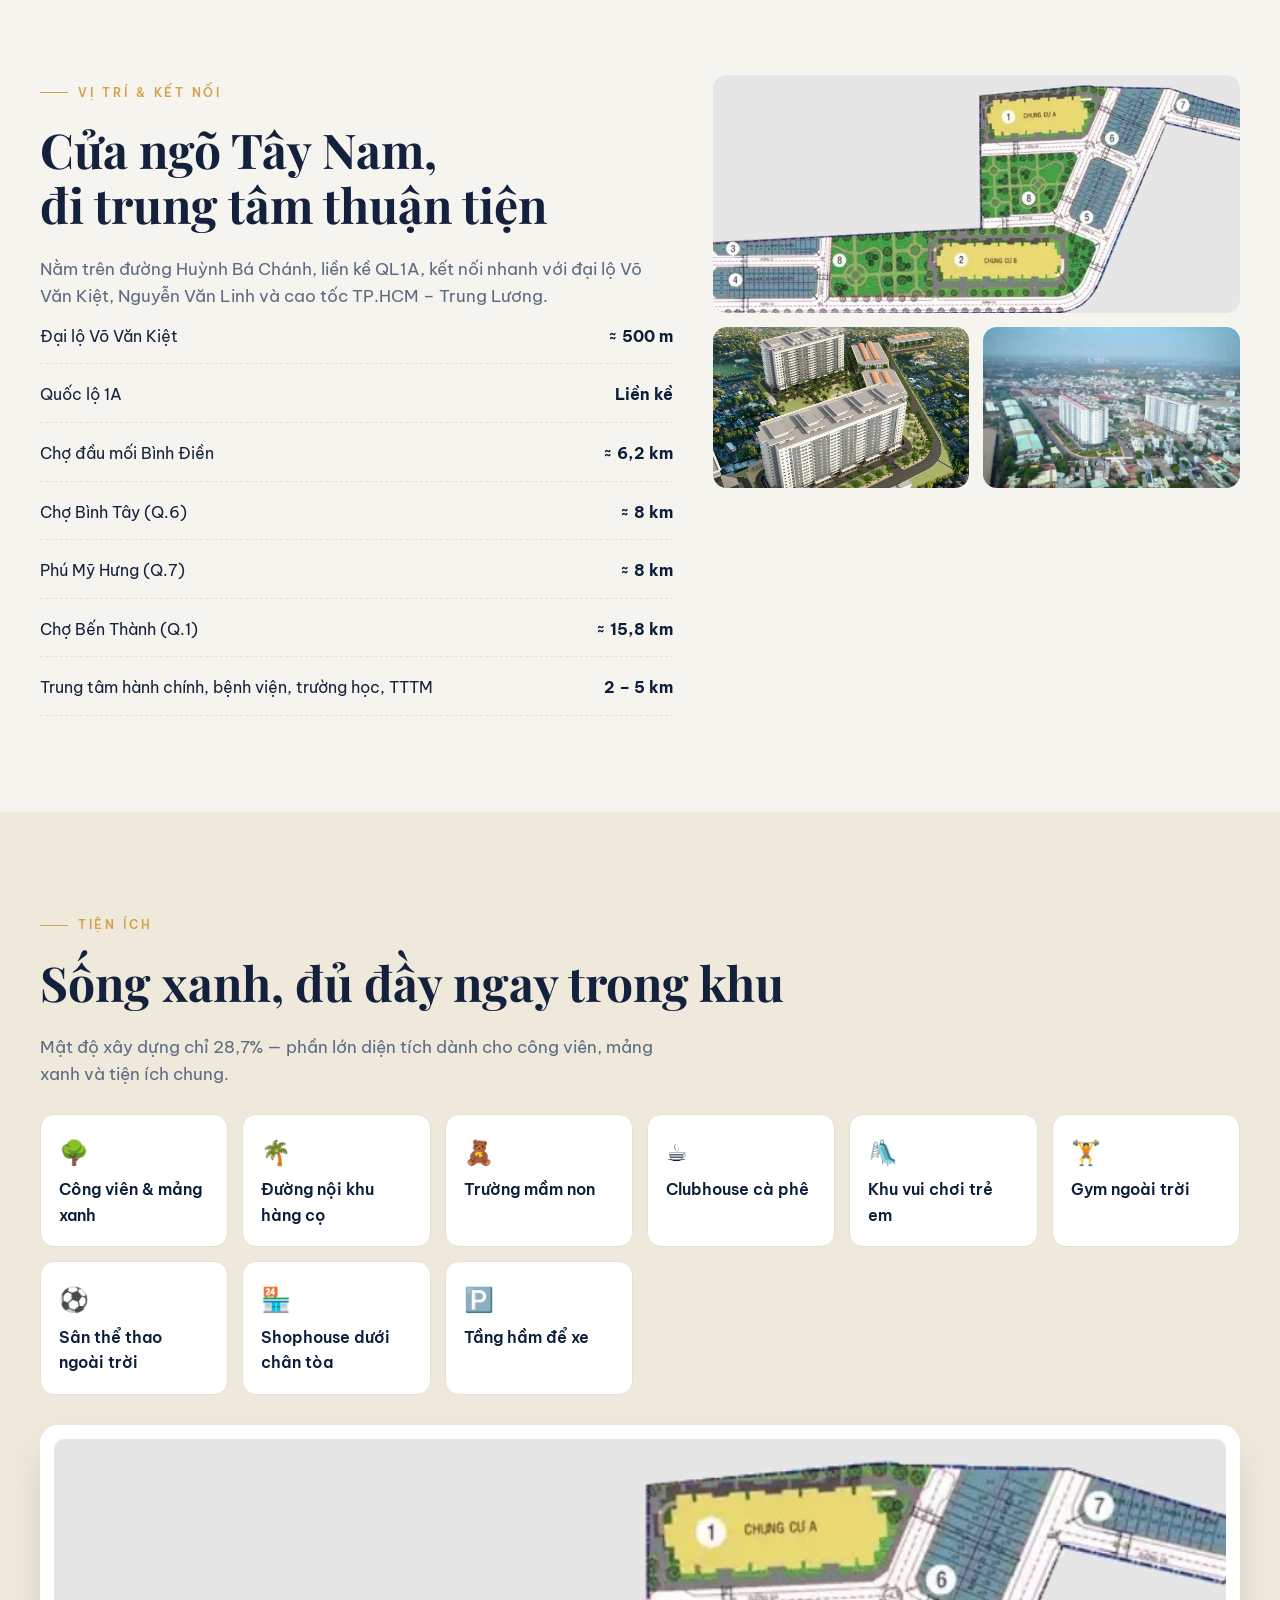
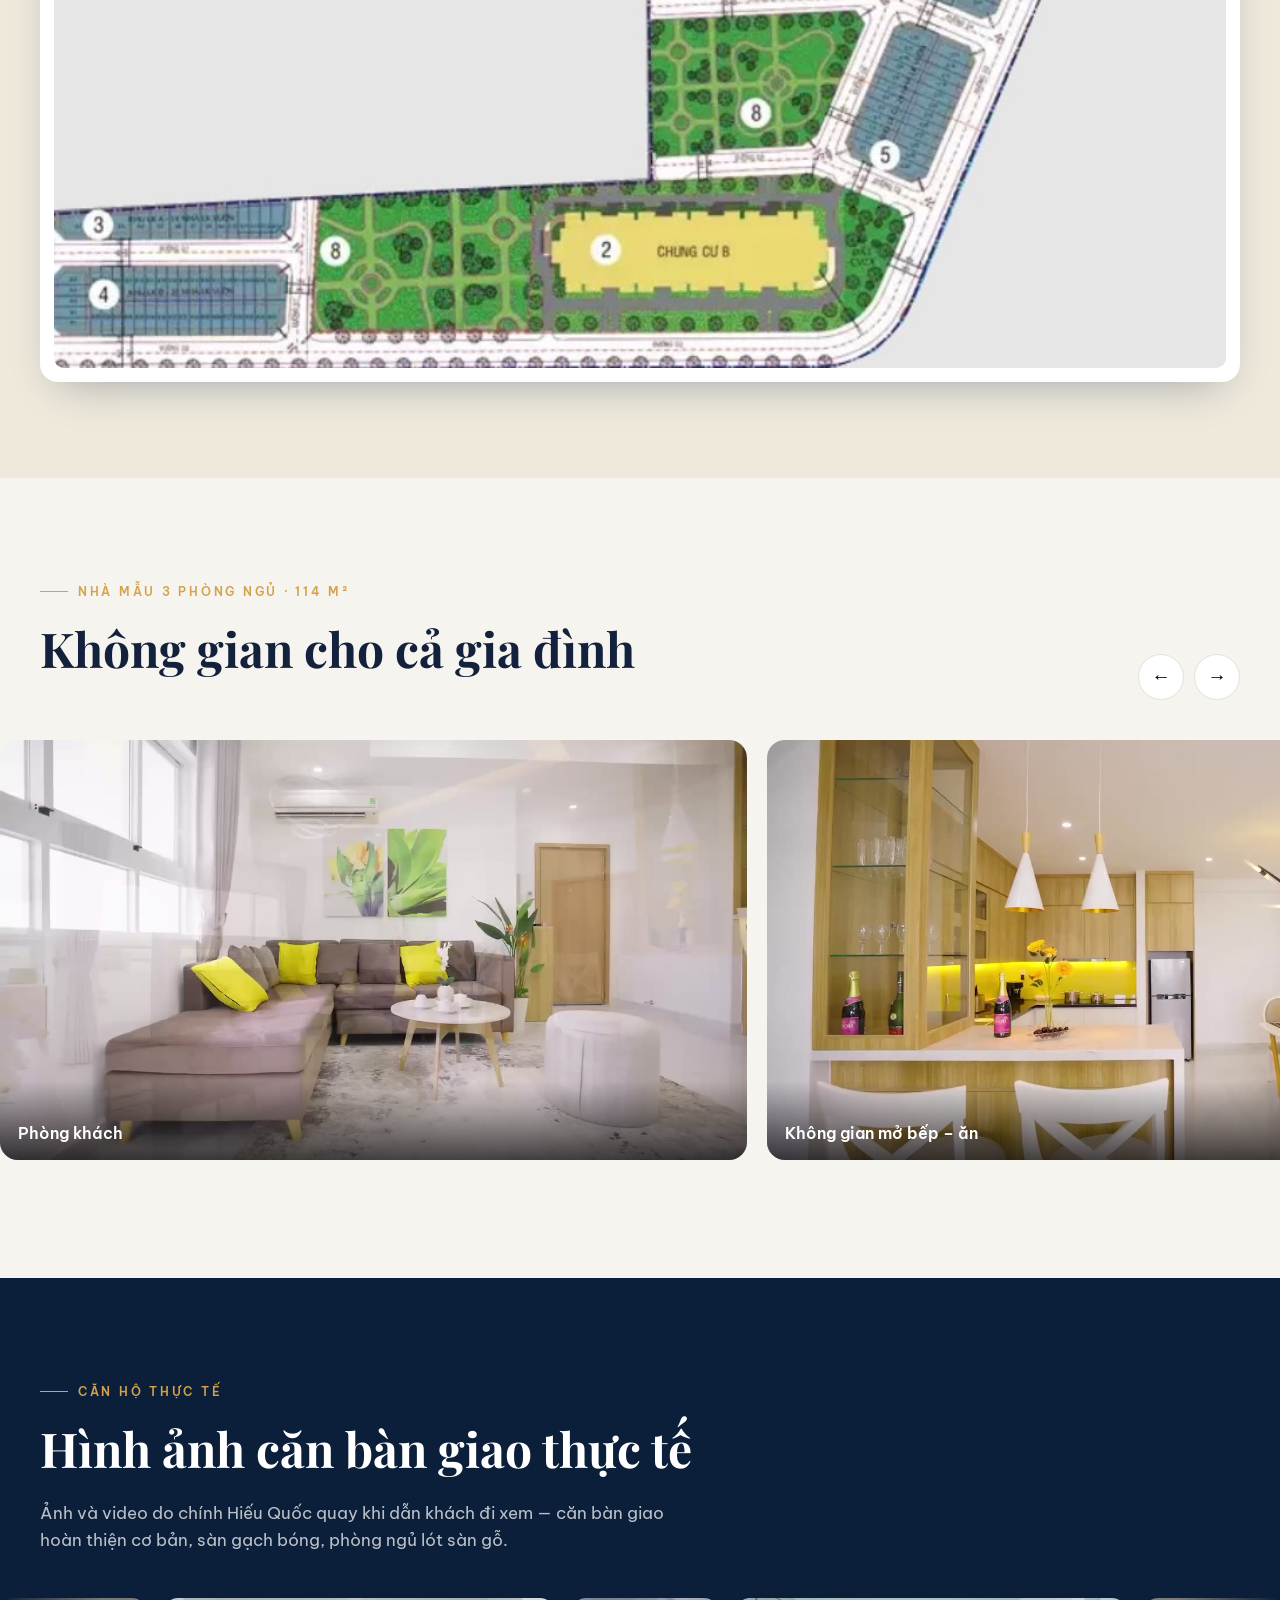
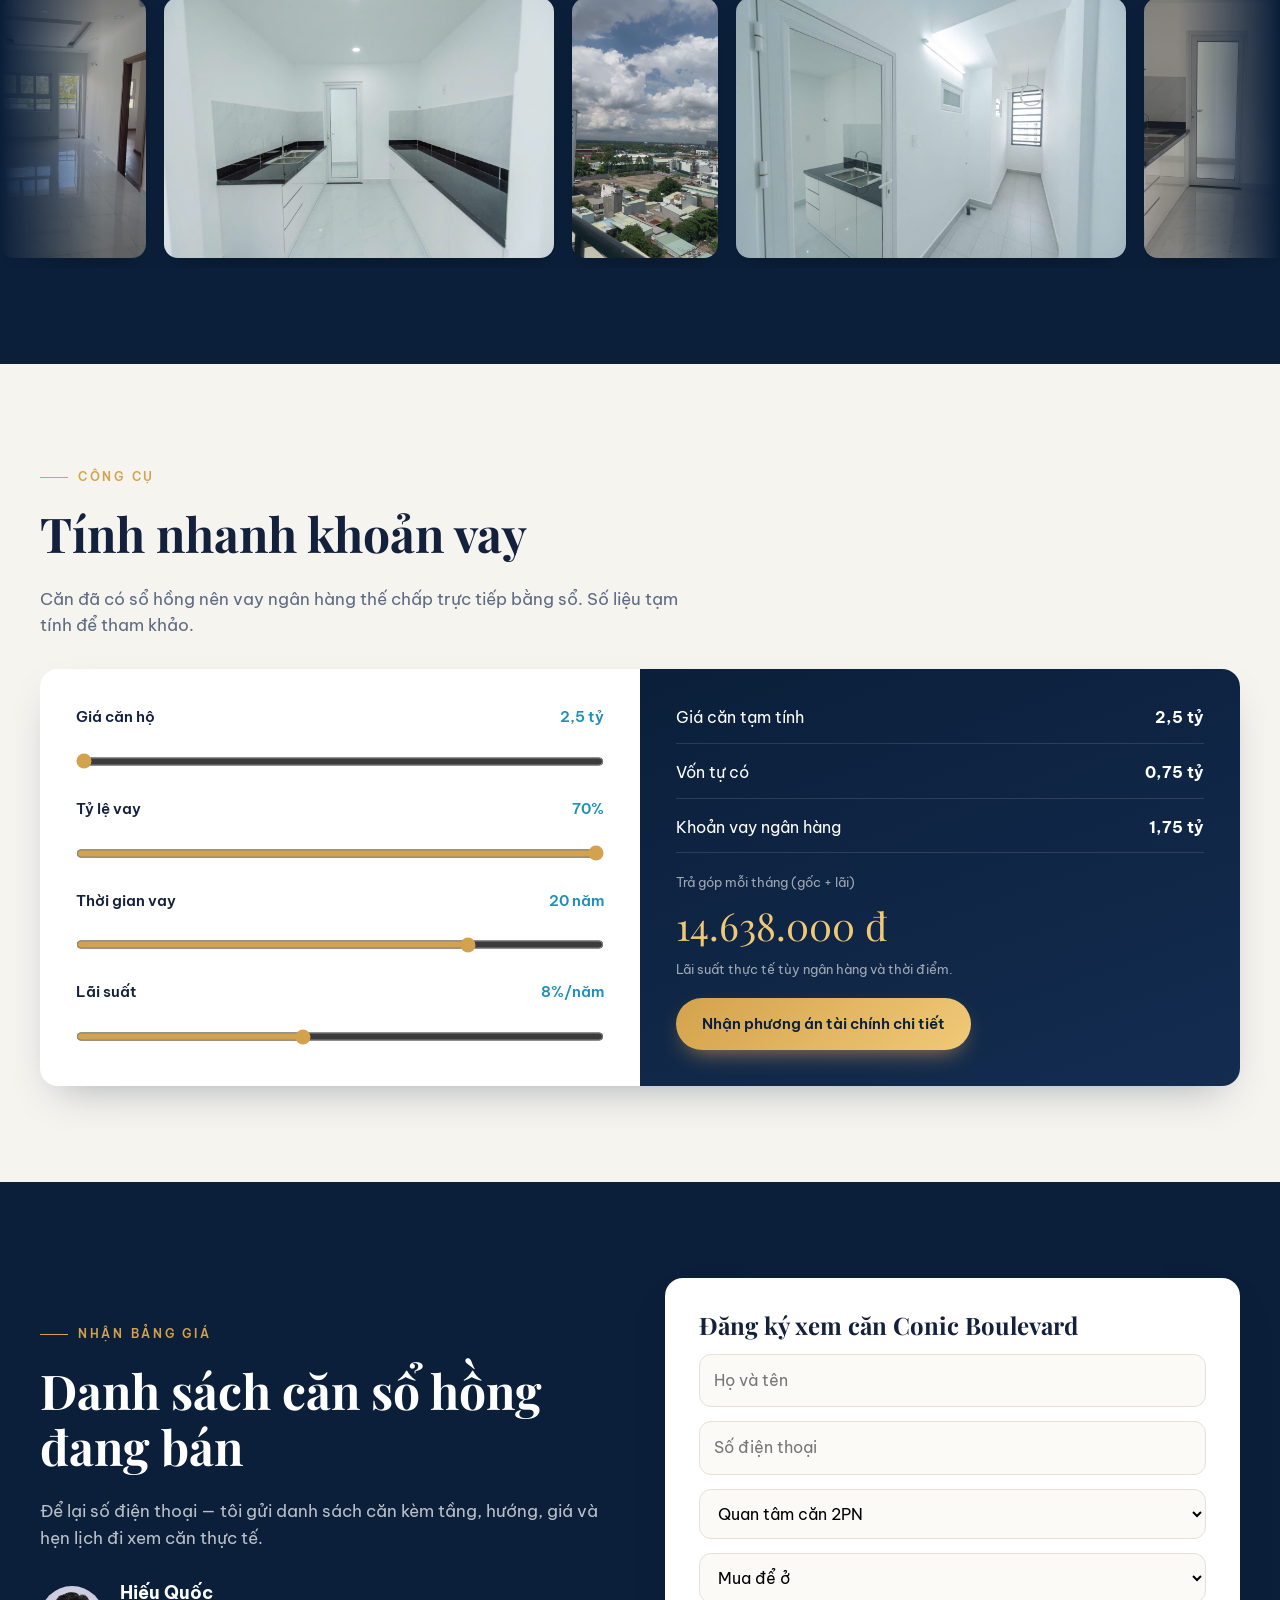
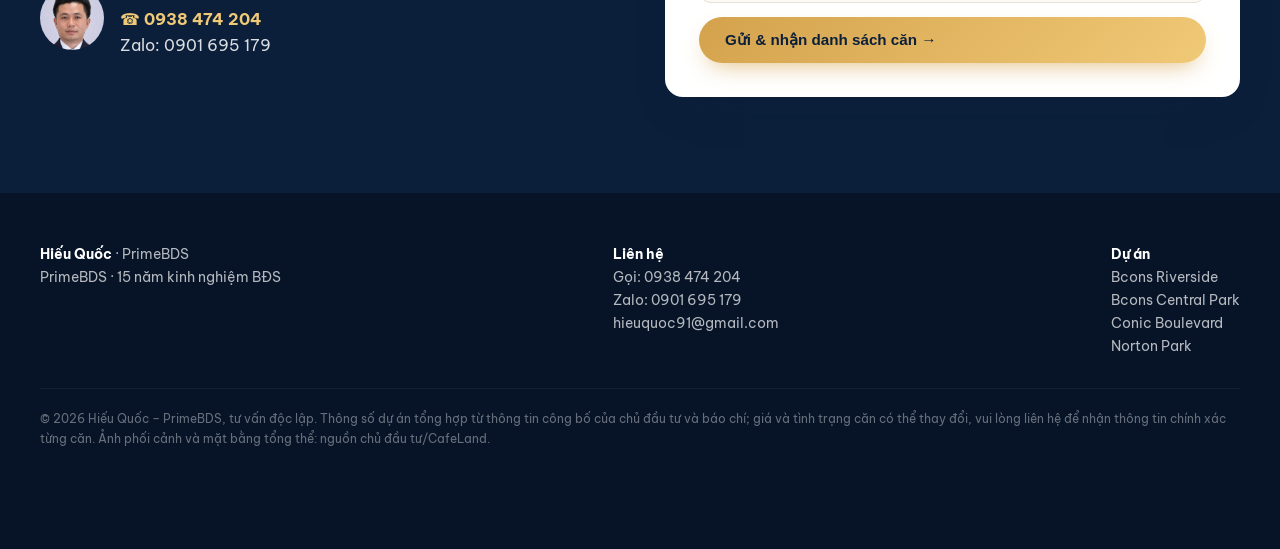
<file: conic-boulevard.html>
<!doctype html>
<html lang="vi">
<head>
<meta charset="utf-8">
<meta name="viewport" content="width=device-width,initial-scale=1">
<title>Conic Boulevard · Đã có sổ hồng · Giá từ 2,5 tỷ · {name}</title>
<meta name="description" content="Căn hộ Conic Boulevard – đường Huỳnh Bá Chánh, Tân Nhựt, TP.HCM. Đã có sổ hồng, nhận nhà ở ngay, 2PN–3PN 84–114 m², giá từ 2,5 tỷ.">
<meta property="og:image" content="assets/img/cn-render.jpg">
<link rel="preconnect" href="https://fonts.googleapis.com">
<link rel="preconnect" href="https://fonts.gstatic.com" crossorigin>
<link href="https://fonts.googleapis.com/css2?family=Be+Vietnam+Pro:wght@400;500;600;700&family=Playfair+Display:wght@600;700;800&display=swap" rel="stylesheet">
<link rel="stylesheet" href="assets/style.css?v=5">
<style>
  .hero-cn{background:radial-gradient(900px 600px at 12% 80%,rgba(212,162,76,.18),transparent 60%),linear-gradient(135deg,#0b1f3a 0%,#0f2a4d 55%,#123459 100%)}
  .hero-cn .hero-photo{position:absolute;top:0;right:0;bottom:0;width:min(46%,860px);overflow:hidden}
  .hero-cn .hero-photo img{width:100%;height:100%;object-fit:cover;object-position:center 60%;cursor:zoom-in}
  .hero-cn .hero-photo::before{content:"";position:absolute;inset:0;z-index:1;pointer-events:none;background:linear-gradient(90deg,#0f2a4d 0%,rgba(15,42,77,.55) 22%,transparent 50%)}
  .hero-cn .container{position:relative;z-index:2}
  .hero-cn .hero-text{max-width:600px}
  .price-tag{position:absolute;z-index:2;right:32px;top:110px;background:rgba(11,31,58,.82);backdrop-filter:blur(6px);border:1px solid rgba(240,201,119,.4);border-radius:16px;padding:14px 20px;color:#fff}
  .price-tag b{display:block;font-family:var(--serif);font-size:1.8rem;color:var(--gold-2);line-height:1.1}
  .chips{display:flex;flex-wrap:wrap;gap:10px;margin-top:24px}
  .chips span{padding:8px 14px;border-radius:999px;background:rgba(255,255,255,.1);border:1px solid rgba(255,255,255,.2);font-size:.86rem}
  .overview{display:grid;grid-template-columns:repeat(auto-fit,minmax(190px,1fr));gap:18px;margin-top:34px}
  .ov{background:#fff;border:1px solid var(--line);border-radius:16px;padding:20px}
  .ov small{color:var(--muted);display:block}
  .ov b{font-size:1.1rem;color:var(--navy)}
  .subnav{position:sticky;top:76px;z-index:40;background:rgba(246,244,239,.95);backdrop-filter:blur(8px);border-bottom:1px solid var(--line)}
  .subnav .container{display:flex;gap:24px;overflow-x:auto;padding:14px 0;font-size:.9rem;font-weight:600;white-space:nowrap;scrollbar-width:none}
  .subnav a{color:var(--muted)}.subnav a:hover{color:var(--navy)}
  .usp{display:grid;grid-template-columns:repeat(3,1fr);gap:20px;margin-top:30px}
  @media (max-width:900px){.usp{grid-template-columns:1fr 1fr}}
  @media (max-width:560px){.usp{grid-template-columns:1fr}}
  .usp div{background:rgba(255,255,255,.05);border:1px solid rgba(255,255,255,.12);border-radius:18px;padding:26px}
  .usp i{font-style:normal;font-size:1.8rem;display:block;margin-bottom:10px}
  .usp b{display:block;font-size:1.1rem;margin-bottom:6px;color:var(--gold-2)}
  .usp span{opacity:.75;font-size:.92rem}
  .amen{display:grid;grid-template-columns:repeat(auto-fit,minmax(160px,1fr));gap:14px;margin-top:26px}
  .amen div{background:#fff;border:1px solid var(--line);border-radius:14px;padding:18px;font-weight:600;color:var(--navy)}
  .amen i{font-style:normal;font-size:1.5rem;display:block;margin-bottom:6px}
  .masterplan{background:#fff;border-radius:var(--radius);padding:14px;box-shadow:var(--shadow);margin-top:30px}
  .masterplan img{border-radius:10px;width:100%;cursor:zoom-in}
  @media (max-width:900px){
    .hero-cn{align-items:flex-end}
    .hero-cn .hero-photo{width:100%}
    .hero-cn .hero-photo::before{background:linear-gradient(180deg,rgba(11,31,58,.35) 0%,rgba(11,31,58,.55) 40%,#0b1f3a 78%)}
    .price-tag{display:none}
  }
</style>
<script src="assets/config.js?v=10"></script>
</head>
<body>

<header class="header">
  <div class="container">
    <a href="index.html" class="brand">
      <span class="brand-mark"></span>
      <span class="brand-name"><span data-agent="name"></span><small data-agent="title"></small></span>
    </a>
    <nav class="nav">
      <a href="index.html">Trang chủ</a>
      <a href="index.html#du-an">Dự án</a>
      <a href="#vi-tri">Vị trí</a>
      <a href="#tien-ich">Tiện ích</a>
      <a href="#nha-mau">Nhà mẫu</a>
      <a href="dang-ky.html?du-an=conic">Đăng ký</a>
    </nav>
    <div class="header-cta">
      <a class="btn btn-gold" data-tel>☎ <span data-agent="phoneDisplay"></span></a>
      <button class="menu-btn" aria-label="Mở menu">☰</button>
    </div>
  </div>
</header>

<!-- HERO -->
<section class="hero hero-cn">
  <div class="hero-photo"><img src="assets/img/cn-boulevard.jpg?v=8" alt="Đại lộ hàng cọ nhìn từ căn hộ Conic Boulevard" data-lb="gal"></div>
  <div class="price-tag reveal d3"><small>Giá chỉ từ</small><b>2,5 tỷ</b><small>Đã có sổ hồng</small></div>
  <div class="container">
    <div class="hero-text">
      <span class="eyebrow reveal">Huỳnh Bá Chánh · Tân Nhựt · TP.HCM</span>
      <h1 class="reveal d1">Conic <em>Boulevard</em></h1>
      <p class="reveal d2">Căn hộ <b>đã có sổ hồng</b>, nhận nhà ở ngay. Diện tích rộng 84–114 m², 2–3 phòng ngủ, giá chỉ từ <b>2,5 tỷ</b>. Cách đại lộ Võ Văn Kiệt khoảng 500 m.</p>
      <div class="chips reveal d2">
        <span>📗 Đã có sổ hồng</span><span>🔑 Nhận nhà ở ngay</span><span>🌳 Mật độ xây dựng 28,7%</span>
      </div>
      <div class="hero-actions reveal d3">
        <a href="dang-ky.html?du-an=conic" class="btn btn-gold">Nhận bảng giá căn sổ hồng →</a>
        <a href="#thu-vien" class="btn btn-ghost">Xem hình ảnh</a>
      </div>
    </div>
  </div>
  <div class="scroll-hint">CUỘN XUỐNG<span></span></div>
</section>

<!-- STATS -->
<section class="stats">
  <div class="container">
    <div class="stats-grid count-group">
      <div class="stat"><b><span data-count="2.5">0</span><sup> tỷ</sup></b><span>Giá chỉ từ</span></div>
      <div class="stat"><b><span data-count="976">0</span></b><span>Căn hộ · 2 block A & B</span></div>
      <div class="stat"><b><span data-count="15">0</span><sup> tầng</sup></b><span>Mỗi block · 1 tầng hầm</span></div>
      <div class="stat"><b><span data-count="5.3">0</span><sup> ha</sup></b><span>Quy mô khu dân cư</span></div>
    </div>
  </div>
</section>

<nav class="subnav" style="margin-top:40px">
  <div class="container">
    <a href="#tong-quan">Tổng quan</a><a href="#noi-bat">Điểm nổi bật</a><a href="#so-hong">Sổ hồng</a><a href="#thu-vien">Hình ảnh</a><a href="#vi-tri">Vị trí</a><a href="#tien-ich">Tiện ích</a><a href="#nha-mau">Nhà mẫu 3PN</a><a href="#thuc-te">Căn thực tế</a><a href="#tinh-vay">Tính vay</a><a href="#lien-he">Liên hệ</a>
  </div>
</nav>

<!-- OVERVIEW -->
<section class="section" id="tong-quan">
  <div class="container">
    <span class="eyebrow">Thông tin tổng quan</span>
    <h2 class="reveal">Căn hộ rộng, sổ hồng sẵn,<br>giá dễ tiếp cận</h2>
    <p class="lead reveal d1">Conic Boulevard là khu căn hộ cao tầng nằm trong khu dân cư quy mô 5,3 ha trên đường Huỳnh Bá Chánh, gồm 2 block A & B và khu nhà phố liền kề, nhiều mảng xanh và công viên.</p>
    <div class="overview">
      <div class="ov reveal"><small>Vị trí</small><b>Đường Huỳnh Bá Chánh, xã Tân Nhựt (Tân Kiên cũ), TP.HCM</b></div>
      <div class="ov reveal d1"><small>Chủ đầu tư</small><b>Lĩnh Phong – Conic</b></div>
      <div class="ov reveal d2"><small>Tổng diện tích</small><b>53.051 m² (≈ 5,3 ha)</b></div>
      <div class="ov reveal d3"><small>Quy mô</small><b>2 block A & B · 15 tầng · 1 tầng hầm</b></div>
      <div class="ov reveal"><small>Sản phẩm</small><b>≈ 976 căn hộ, shophouse · 114 nhà liền kề</b></div>
      <div class="ov reveal d1"><small>Loại căn</small><b>2PN – 3PN · 84 – 114 m²</b></div>
      <div class="ov reveal d2"><small>Mật độ xây dựng</small><b>28,7%</b></div>
      <div class="ov reveal d3"><small>Pháp lý</small><b>Đã có sổ hồng · nhận nhà ở ngay</b></div>
    </div>
  </div>
</section>

<!-- HIGHLIGHTS -->
<section class="section dark" id="noi-bat">
  <div class="container">
    <span class="eyebrow">Điểm nổi bật</span>
    <h2 class="reveal">Vì sao nên chọn Conic Boulevard</h2>
    <div class="usp">
      <div class="reveal"><i>📗</i><b>Đã có sổ hồng</b><span>Pháp lý rõ ràng, sang tên công chứng được, vay ngân hàng thuận lợi.</span></div>
      <div class="reveal d1"><i>🔑</i><b>Nhận nhà ở ngay</b><span>Dự án đã hoàn thiện và bàn giao — xem đúng căn mình mua, không chờ xây.</span></div>
      <div class="reveal d2"><i>📐</i><b>Diện tích rộng</b><span>Căn 84–114 m², 2–3 phòng ngủ — rộng hơn nhiều so với căn hộ cùng tầm giá.</span></div>
      <div class="reveal d3"><i>🌳</i><b>Mật độ thấp, nhiều cây xanh</b><span>Mật độ xây dựng 28,7%, công viên nội khu, đường nội bộ hàng cọ.</span></div>
      <div class="reveal"><i>💰</i><b>Giá từ 2,5 tỷ</b><span>Mức giá dễ tiếp cận cho căn hộ đã có sổ tại TP.HCM.</span></div>
      <div class="reveal d1"><i>🛣️</i><b>Kết nối nhanh</b><span>Gần Võ Văn Kiệt, QL1A, Nguyễn Văn Linh — đi Q.6, Q.5, Q.7 thuận tiện.</span></div>
    </div>
  </div>
</section>

<!-- SO HONG -->
<section class="section" id="so-hong">
  <div class="container contact" style="align-items:center">
    <div>
      <span class="eyebrow">Pháp lý</span>
      <h2 class="reveal">Sổ hồng thật,<br>cấp cho từng căn</h2>
      <p class="lead reveal d1">Căn hộ Conic Boulevard được cấp <b>Giấy chứng nhận quyền sử dụng đất, quyền sở hữu tài sản gắn liền với đất</b> riêng cho từng căn, do Văn phòng Đăng ký đất đai TP.HCM cấp.</p>
      <ul class="checks reveal d2">
        <li><span><b>Sở hữu lâu dài</b> — sổ đứng tên chủ căn hộ, thời hạn sử dụng đất lâu dài.</span></li>
        <li><span><b>Ghi rõ diện tích sử dụng</b> của căn và vị trí căn trên sơ đồ tòa nhà.</span></li>
        <li><span><b>Sang tên, công chứng, thế chấp vay ngân hàng</b> được ngay.</span></li>
      </ul>
      <p style="color:var(--muted);font-size:.85rem;margin-top:14px">Ảnh sổ hồng thực tế của một căn tại dự án. Tên, số CCCD, mã QR, số seri và số căn của chủ sở hữu đã được che để bảo mật.</p>
      <a href="dang-ky.html?du-an=conic" class="btn btn-dark reveal" style="margin-top:20px">Xem danh sách căn đã có sổ →</a>
    </div>
    <div class="reveal d1" style="display:grid;grid-template-columns:1fr 1fr;gap:16px">
      <img data-lb="sh" src="assets/img/cn-sohong-1.jpg?v=1" alt="Sổ hồng Conic Boulevard – trang 1 (đã che thông tin cá nhân)" loading="lazy" style="border-radius:12px;box-shadow:var(--shadow);cursor:zoom-in;background:#fff">
      <img data-lb="sh" src="assets/img/cn-sohong-2.jpg?v=1" alt="Sổ hồng Conic Boulevard – trang 2, sơ đồ căn hộ (đã che thông tin cá nhân)" loading="lazy" style="border-radius:12px;box-shadow:var(--shadow);cursor:zoom-in;background:#fff">
    </div>
  </div>
</section>

<!-- GALLERY -->
<section class="section" id="thu-vien">
  <div class="container section-head">
    <div><span class="eyebrow">Hình ảnh dự án</span><h2 class="reveal">Kéo ngang để xem dự án</h2></div>
    <div class="hs-nav"><button data-hs="#gal" data-dir="prev" aria-label="Trước">←</button><button data-hs="#gal" data-dir="next" aria-label="Sau">→</button></div>
  </div>
  <div class="hscroll" id="gal">
    <figure><img data-lb="gal" src="assets/img/cn-render.jpg" alt="Phối cảnh tổng thể 2 block A & B"><figcaption>Phối cảnh 2 block A & B</figcaption></figure>
    <figure><img data-lb="gal" src="assets/img/cn-boulevard.jpg" alt="Đại lộ hàng cọ nhìn từ căn hộ" loading="lazy"><figcaption>Đại lộ hàng cọ</figcaption></figure>
    <figure><img data-lb="gal" src="assets/img/cn-aerial.jpg" alt="Toàn cảnh khu vực từ trên cao" loading="lazy"><figcaption>Toàn cảnh khu vực</figcaption></figure>
    <figure><img data-lb="gal" src="assets/img/cn-garden.jpg" alt="Cảnh quan nội khu" loading="lazy"><figcaption>Cảnh quan nội khu</figcaption></figure>
    <figure><img data-lb="gal" src="assets/img/cn-view.jpg" alt="View từ ban công" loading="lazy"><figcaption>View từ ban công</figcaption></figure>
    <figure><img data-lb="gal" src="assets/img/cn-street.jpg" alt="Đường nội khu" loading="lazy"><figcaption>Đường nội khu</figcaption></figure>
    <figure><img data-lb="gal" src="assets/img/cn-open.jpg" alt="Nhà mẫu 3 phòng ngủ" loading="lazy"><figcaption>Nhà mẫu 3PN</figcaption></figure>
  </div>
</section>

<!-- PARALLAX -->
<section class="parallax">
  <img src="assets/img/cn-aerial.jpg" alt="">
  <div class="container reveal">
    <span class="eyebrow">Sổ hồng sẵn · Nhận nhà ngay</span>
    <h2>Căn hộ rộng cho gia đình<br>chỉ từ 2,5 tỷ</h2>
  </div>
</section>

<!-- LOCATION -->
<section class="section" id="vi-tri">
  <div class="container loc-grid">
    <div>
      <span class="eyebrow">Vị trí & kết nối</span>
      <h2 class="reveal">Cửa ngõ Tây Nam,<br>đi trung tâm thuận tiện</h2>
      <p class="lead reveal d1">Nằm trên đường Huỳnh Bá Chánh, liền kề QL1A, kết nối nhanh với đại lộ Võ Văn Kiệt, Nguyễn Văn Linh và cao tốc TP.HCM – Trung Lương.</p>
      <ul class="loc-list reveal d2">
        <li><span>Đại lộ Võ Văn Kiệt</span><b>≈ 500 m</b></li>
        <li><span>Quốc lộ 1A</span><b>Liền kề</b></li>
        <li><span>Chợ đầu mối Bình Điền</span><b>≈ 6,2 km</b></li>
        <li><span>Chợ Bình Tây (Q.6)</span><b>≈ 8 km</b></li>
        <li><span>Phú Mỹ Hưng (Q.7)</span><b>≈ 8 km</b></li>
        <li><span>Chợ Bến Thành (Q.1)</span><b>≈ 15,8 km</b></li>
        <li><span>Trung tâm hành chính, bệnh viện, trường học, TTTM</span><b>2 – 5 km</b></li>
      </ul>
    </div>
    <div class="loc-imgs reveal d1">
      <img data-lb="loc" src="assets/img/cn-masterplan.jpg" alt="Mặt bằng tổng thể khu dân cư Conic Boulevard" loading="lazy" style="aspect-ratio:auto;object-fit:contain;background:#fff">
      <img data-lb="loc" src="assets/img/cn-render.jpg" alt="Phối cảnh 2 block" loading="lazy">
      <img data-lb="loc" src="assets/img/cn-aerial.jpg" alt="Toàn cảnh khu vực" loading="lazy">
    </div>
  </div>
</section>

<!-- AMENITIES -->
<section class="section" id="tien-ich" style="background:#efe9dc">
  <div class="container">
    <span class="eyebrow">Tiện ích</span>
    <h2 class="reveal">Sống xanh, đủ đầy ngay trong khu</h2>
    <p class="lead reveal d1">Mật độ xây dựng chỉ 28,7% — phần lớn diện tích dành cho công viên, mảng xanh và tiện ích chung.</p>
    <div class="amen reveal d2">
      <div><i>🌳</i>Công viên & mảng xanh</div>
      <div><i>🌴</i>Đường nội khu hàng cọ</div>
      <div><i>🧸</i>Trường mầm non</div>
      <div><i>☕</i>Clubhouse cà phê</div>
      <div><i>🛝</i>Khu vui chơi trẻ em</div>
      <div><i>🏋️</i>Gym ngoài trời</div>
      <div><i>⚽</i>Sân thể thao ngoài trời</div>
      <div><i>🏪</i>Shophouse dưới chân tòa</div>
      <div><i>🅿️</i>Tầng hầm để xe</div>
    </div>
    <div class="masterplan reveal">
      <img data-lb="mp" src="assets/img/cn-masterplan.jpg" alt="Mặt bằng tổng thể: chung cư A, chung cư B, nhà phố và công viên" loading="lazy">
    </div>
  </div>
</section>

<!-- SHOW UNIT -->
<section class="section" id="nha-mau">
  <div class="container section-head">
    <div><span class="eyebrow">Nhà mẫu 3 phòng ngủ · 114 m²</span><h2 class="reveal">Không gian cho cả gia đình</h2></div>
    <div class="hs-nav"><button data-hs="#nm" data-dir="prev" aria-label="Trước">←</button><button data-hs="#nm" data-dir="next" aria-label="Sau">→</button></div>
  </div>
  <div class="hscroll" id="nm">
    <figure><img data-lb="nm" src="assets/img/cn-living.jpg" alt="Phòng khách" loading="lazy"><figcaption>Phòng khách</figcaption></figure>
    <figure><img data-lb="nm" src="assets/img/cn-open.jpg" alt="Không gian mở bếp – ăn" loading="lazy"><figcaption>Không gian mở bếp – ăn</figcaption></figure>
    <figure><img data-lb="nm" src="assets/img/cn-dining.jpg" alt="Phòng ăn" loading="lazy"><figcaption>Phòng ăn</figcaption></figure>
    <figure><img data-lb="nm" src="assets/img/cn-kitchen.jpg" alt="Bếp" loading="lazy"><figcaption>Bếp</figcaption></figure>
    <figure><img data-lb="nm" src="assets/img/cn-living-2.jpg" alt="Phòng khách nhìn từ bếp" loading="lazy"><figcaption>Phòng khách rộng</figcaption></figure>
    <figure><img data-lb="nm" src="assets/img/cn-bed-1.jpg" alt="Phòng ngủ master" loading="lazy"><figcaption>Phòng ngủ master</figcaption></figure>
    <figure><img data-lb="nm" src="assets/img/cn-bed-2.jpg" alt="Phòng ngủ 2" loading="lazy"><figcaption>Phòng ngủ 2</figcaption></figure>
    <figure><img data-lb="nm" src="assets/img/cn-bed-3.jpg" alt="Phòng ngủ trẻ em" loading="lazy"><figcaption>Phòng ngủ trẻ em</figcaption></figure>
    <figure><img data-lb="nm" src="assets/img/cn-bath.jpg" alt="Phòng tắm" loading="lazy"><figcaption>Phòng tắm</figcaption></figure>
  </div>
</section>

<!-- REAL UNITS -->
<section class="section dark" id="thuc-te">
  <div class="container">
    <span class="eyebrow">Căn hộ thực tế</span>
    <h2 class="reveal">Hình ảnh căn bàn giao thực tế</h2>
    <p class="lead reveal d1">Ảnh và video do chính <span data-agent="name"></span> quay khi dẫn khách đi xem — căn bàn giao hoàn thiện cơ bản, sàn gạch bóng, phòng ngủ lót sàn gỗ.</p>
  </div>
  <div class="marquee" style="margin-top:34px">
    <div class="marquee-track">
      <img data-lb="tt" src="assets/img/cn-real-living.jpg" alt="Phòng khách căn bàn giao" loading="lazy">
      <img data-lb="tt" src="assets/img/cn-real-1.jpg" alt="Bếp căn bàn giao" loading="lazy">
      <img data-lb="tt" src="assets/img/cn-view.jpg" alt="View ban công" loading="lazy">
      <img data-lb="tt" src="assets/img/cn-real-2.jpg" alt="Khu bếp căn bàn giao" loading="lazy">
      <img data-lb="tt" src="assets/img/cn-real-kitchen.jpg" alt="Bếp và lô gia" loading="lazy">
      <img data-lb="tt" src="assets/img/p-conic.jpg?v=8" alt="Phòng khách căn 3PN" loading="lazy">
      <img data-lb="tt" src="assets/img/cn-garden.jpg" alt="Cảnh quan nhìn từ căn hộ" loading="lazy">
    </div>
  </div>
</section>

<!-- CALCULATOR -->
<section class="section" id="tinh-vay">
  <div class="container">
    <span class="eyebrow">Công cụ</span>
    <h2 class="reveal">Tính nhanh khoản vay</h2>
    <p class="lead reveal d1" style="margin-bottom:30px">Căn đã có sổ hồng nên vay ngân hàng thế chấp trực tiếp bằng sổ. Số liệu tạm tính để tham khảo.</p>
    <div class="calc reveal" id="calc" data-first="30">
      <div class="calc-in">
        <label><span>Giá căn hộ <output id="o-price"></output></span><input id="c-price" type="range" min="2.5" max="5" step="0.05" value="2.5"></label>
        <label><span>Tỷ lệ vay <output id="o-loan"></output></span><input id="c-loan" type="range" min="0" max="70" step="5" value="70"></label>
        <label><span>Thời gian vay <output id="o-years"></output></span><input id="c-years" type="range" min="5" max="25" step="1" value="20"></label>
        <label><span>Lãi suất <output id="o-rate"></output></span><input id="c-rate" type="range" min="5" max="12" step="0.1" value="8"></label>
      </div>
      <div class="calc-out">
        <div class="row"><span>Giá căn tạm tính</span><b id="r-price"></b></div>
        <div class="row"><span>Vốn tự có</span><b id="r-own"></b></div>
        <div class="row"><span>Khoản vay ngân hàng</span><b id="r-loan"></b></div>
        <div style="display:none"><b id="r-first"></b></div>
        <div><small>Trả góp mỗi tháng (gốc + lãi)</small><div class="big" id="r-pmt"></div><small>Lãi suất thực tế tùy ngân hàng và thời điểm.</small></div>
        <a href="dang-ky.html?du-an=conic" class="btn btn-gold" style="justify-self:start">Nhận phương án tài chính chi tiết</a>
      </div>
    </div>
  </div>
</section>

<!-- CONTACT -->
<section class="section dark" id="lien-he">
  <div class="container contact">
    <div>
      <span class="eyebrow">Nhận bảng giá</span>
      <h2 class="reveal">Danh sách căn sổ hồng<br>đang bán</h2>
      <p class="lead reveal d1">Để lại số điện thoại — tôi gửi danh sách căn kèm tầng, hướng, giá và hẹn lịch đi xem căn thực tế.</p>
      <div class="agent-line reveal d2">
        <span class="brand-mark"></span>
        <div><b data-agent="name"></b><a data-tel style="color:var(--gold-2);font-weight:700">☎ <span data-agent="phoneDisplay"></span></a><br><a data-zalo style="opacity:.85">Zalo: <span data-agent="zaloDisplay"></span></a></div>
      </div>
    </div>
    <form class="form reveal d1">
      <h3>Đăng ký xem căn Conic Boulevard</h3>
      <input type="text" name="website" tabindex="-1" autocomplete="off" aria-hidden="true" style="position:absolute;left:-9999px">
      <input type="hidden" name="project" value="Conic Boulevard (Tân Nhựt)">
      <input type="text" name="name" placeholder="Họ và tên" required>
      <input type="tel" name="phone" placeholder="Số điện thoại" required pattern="[0-9 +.]{9,15}">
      <select name="unit">
        <option>Quan tâm căn 2PN</option><option>Quan tâm căn 3PN</option>
      </select>
      <select name="purpose">
        <option>Mua để ở</option><option>Mua đầu tư cho thuê</option><option>Đặt lịch xem căn thực tế</option>
      </select>
      <button class="btn btn-gold" type="submit">Gửi & nhận danh sách căn →</button>
      <div class="ok"></div>
    </form>
  </div>
</section>

<footer class="footer">
  <div class="container">
    <div><b data-agent="name"></b> · <span data-agent="brand"></span><br><span data-agent="title"></span></div>
    <div><b>Liên hệ</b><br>Gọi: <a data-tel data-agent="phoneDisplay"></a><br>Zalo: <a data-zalo data-agent="zaloDisplay"></a><br><a data-mail data-agent="email"></a></div>
    <div><b>Dự án</b><br><a href="bcons-riverside.html">Bcons Riverside</a><br><a href="bcons-central-park.html">Bcons Central Park</a><br><a href="conic-boulevard.html">Conic Boulevard</a><br><a href="norton-park.html">Norton Park</a></div>
    <p class="disc">© <span class="year"></span> <span data-agent="name"></span> – <span data-agent="brand"></span>, tư vấn độc lập. Thông số dự án tổng hợp từ thông tin công bố của chủ đầu tư và báo chí; giá và tình trạng căn có thể thay đổi, vui lòng liên hệ để nhận thông tin chính xác từng căn. Ảnh phối cảnh và mặt bằng tổng thể: nguồn chủ đầu tư/CafeLand.</p>
  </div>
</footer>

<div class="float">
  <a class="zalo" data-zalo aria-label="Nhắn Zalo">Zalo</a>
  <a class="call" data-tel aria-label="Gọi điện">☎</a>
</div>

<script src="assets/main.js?v=4"></script>
</body>
</html>
</file>
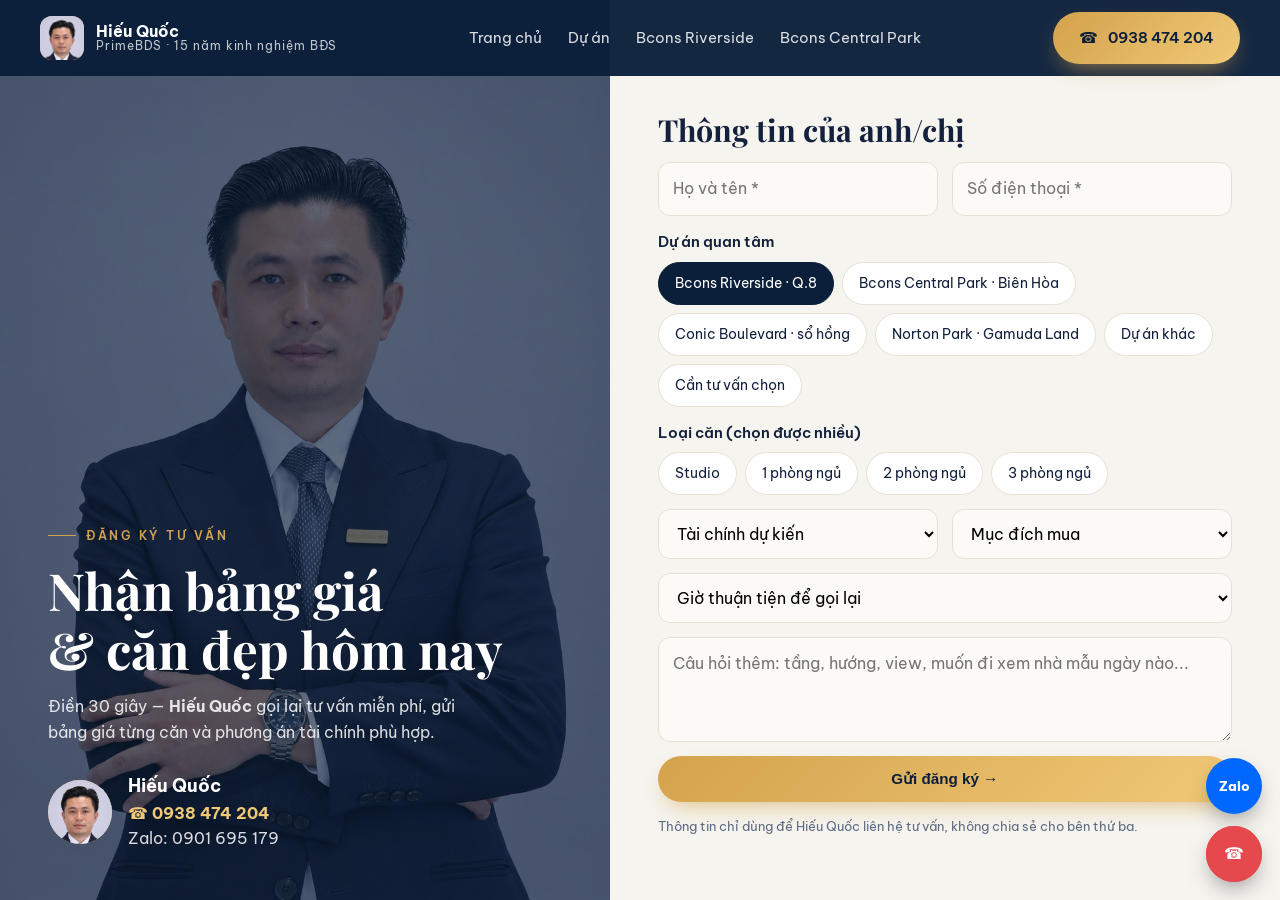
<file: dang-ky.html>
<!doctype html>
<html lang="vi">
<head>
<meta charset="utf-8">
<meta name="viewport" content="width=device-width,initial-scale=1">
<title>Đăng ký tư vấn · {name} PrimeBDS</title>
<meta name="description" content="Đăng ký nhận bảng giá, căn đẹp và tư vấn tài chính các dự án Bcons.">
<link rel="preconnect" href="https://fonts.googleapis.com">
<link rel="preconnect" href="https://fonts.gstatic.com" crossorigin>
<link href="https://fonts.googleapis.com/css2?family=Be+Vietnam+Pro:wght@400;500;600;700&family=Playfair+Display:wght@600;700;800&display=swap" rel="stylesheet">
<link rel="stylesheet" href="assets/style.css?v=5">
<style>
  .header{background:rgba(11,31,58,.96)}
  .reg{min-height:100svh;display:grid;grid-template-columns:1fr 1.1fr;background:var(--navy)}
  .reg-side{position:relative;color:#fff;padding:120px 48px 48px;display:flex;flex-direction:column;justify-content:flex-end;overflow:hidden}
  .reg-side>img{position:absolute;inset:0;width:100%;height:100%;object-fit:cover;opacity:.35}
  .reg-side>*:not(img){position:relative}
  .reg-side h1{font-size:clamp(2rem,4vw,3.2rem);margin:.3em 0}
  .reg-main{background:var(--bg);padding:110px 48px 60px;display:flex;align-items:center}
  .reg .form{width:100%;max-width:620px;margin:auto;box-shadow:none;background:transparent;padding:0}
  .grid2{display:grid;grid-template-columns:1fr 1fr;gap:14px}
  fieldset{border:0;display:grid;gap:10px}
  legend{font-weight:600;font-size:.92rem;margin-bottom:8px}
  .pills{display:flex;flex-wrap:wrap;gap:8px}
  .pills label{cursor:pointer}
  .pills input{position:absolute;opacity:0;pointer-events:none}
  .pills span{display:inline-block;padding:9px 16px;border-radius:999px;border:1px solid var(--line);background:#fff;font-size:.9rem;transition:.2s}
  .pills input:checked+span{background:var(--navy);color:#fff;border-color:var(--navy)}
  .pills input:focus-visible+span{outline:2px solid var(--gold)}
  .hp{position:absolute;left:-9999px}
  .note{font-size:.8rem;color:var(--muted)}
  @media (max-width:900px){.reg{grid-template-columns:1fr}.reg-side{padding:110px 20px 36px;min-height:360px}.reg-main{padding:40px 16px 100px}.grid2{grid-template-columns:1fr}}
</style>
<script src="assets/config.js?v=10"></script>
</head>
<body>

<header class="header">
  <div class="container">
    <a href="index.html" class="brand">
      <span class="brand-mark"></span>
      <span class="brand-name"><span data-agent="name"></span><small data-agent="title"></small></span>
    </a>
    <nav class="nav">
      <a href="index.html">Trang chủ</a>
      <a href="index.html#du-an">Dự án</a>
      <a href="bcons-riverside.html">Bcons Riverside</a>
      <a href="bcons-central-park.html">Bcons Central Park</a>
    </nav>
    <div class="header-cta">
      <a class="btn btn-gold" data-tel>☎ <span data-agent="phoneDisplay"></span></a>
      <button class="menu-btn" aria-label="Mở menu">☰</button>
    </div>
  </div>
</header>

<section class="reg">
  <div class="reg-side">
    <img src="assets/img/portrait.jpg?v=8" alt="" data-portrait>
    <span class="eyebrow">Đăng ký tư vấn</span>
    <h1>Nhận bảng giá<br>& căn đẹp hôm nay</h1>
    <p style="opacity:.85;max-width:420px">Điền 30 giây — <b data-agent="name"></b> gọi lại tư vấn miễn phí, gửi bảng giá từng căn và phương án tài chính phù hợp.</p>
    <div class="agent-line">
      <span class="brand-mark"></span>
      <div><b data-agent="name"></b>
        <a data-tel style="color:var(--gold-2);font-weight:700">☎ <span data-agent="phoneDisplay"></span></a><br>
        <a data-zalo style="opacity:.85">Zalo: <span data-agent="zaloDisplay"></span></a></div>
    </div>
  </div>

  <div class="reg-main">
    <form class="form" autocomplete="on">
      <h3 style="font-size:1.9rem">Thông tin của anh/chị</h3>
      <input class="hp" type="text" name="website" tabindex="-1" autocomplete="off" aria-hidden="true">
      <div class="grid2">
        <input type="text" name="name" placeholder="Họ và tên *" required autocomplete="name">
        <input type="tel" name="phone" placeholder="Số điện thoại *" required pattern="[0-9 +.]{9,15}" autocomplete="tel">
      </div>

      <fieldset>
        <legend>Dự án quan tâm</legend>
        <div class="pills" id="proj">
          <label><input type="radio" name="project" value="Bcons Riverside (Q.8)" checked><span>Bcons Riverside · Q.8</span></label>
          <label><input type="radio" name="project" value="Bcons Central Park (Biên Hòa)"><span>Bcons Central Park · Biên Hòa</span></label>
          <label><input type="radio" name="project" value="Conic Boulevard (Tân Nhựt)"><span>Conic Boulevard · sổ hồng</span></label>
          <label><input type="radio" name="project" value="Norton Park (Thuận Giao)"><span>Norton Park · Gamuda Land</span></label>
          <label><input type="radio" name="project" value="Dự án khác"><span>Dự án khác</span></label>
          <label><input type="radio" name="project" value="Chưa chọn - cần tư vấn"><span>Cần tư vấn chọn</span></label>
        </div>
      </fieldset>

      <fieldset>
        <legend>Loại căn (chọn được nhiều)</legend>
        <div class="pills">
          <label><input type="checkbox" name="unit" value="Studio"><span>Studio</span></label>
          <label><input type="checkbox" name="unit" value="1PN"><span>1 phòng ngủ</span></label>
          <label><input type="checkbox" name="unit" value="2PN"><span>2 phòng ngủ</span></label>
          <label><input type="checkbox" name="unit" value="3PN"><span>3 phòng ngủ</span></label>
        </div>
      </fieldset>

      <div class="grid2">
        <select name="budget" aria-label="Tài chính">
          <option value="">Tài chính dự kiến</option>
          <option>Dưới 2 tỷ</option><option>2 – 3 tỷ</option><option>3 – 4 tỷ</option><option>Trên 4 tỷ</option><option>Cần vay ngân hàng</option>
        </select>
        <select name="purpose" aria-label="Mục đích">
          <option value="">Mục đích mua</option>
          <option>Mua để ở</option><option>Đầu tư cho thuê</option><option>Đầu tư lướt sóng</option><option>Mua cho con / bố mẹ</option>
        </select>
      </div>
      <select name="contactTime" aria-label="Giờ gọi lại">
        <option value="">Giờ thuận tiện để gọi lại</option>
        <option>Càng sớm càng tốt</option><option>Buổi sáng (8h – 12h)</option><option>Buổi chiều (13h – 17h)</option><option>Buổi tối (18h – 21h)</option><option>Chỉ nhắn Zalo</option>
      </select>
      <textarea name="need" rows="3" placeholder="Câu hỏi thêm: tầng, hướng, view, muốn đi xem nhà mẫu ngày nào..."></textarea>
      <button class="btn btn-gold" type="submit" style="justify-content:center">Gửi đăng ký →</button>
      <div class="ok"></div>
      <p class="note">Thông tin chỉ dùng để <span data-agent="name"></span> liên hệ tư vấn, không chia sẻ cho bên thứ ba.</p>
    </form>
  </div>
</section>

<div class="float">
  <a class="zalo" data-zalo aria-label="Nhắn Zalo">Zalo</a>
  <a class="call" data-tel aria-label="Gọi điện">☎</a>
</div>

<script src="assets/main.js?v=5"></script>
<script>
  // Mở sẵn dự án theo link: dang-ky.html?du-an=central
  (function(){var q=new URLSearchParams(location.search).get("du-an")||"";
    var map={riverside:0,central:1,conic:2,norton:3};var i=map[q.toLowerCase()];
    if(i!==undefined){document.querySelectorAll('#proj input')[i].checked=true;}})();
</script>
</body>
</html>
</file>
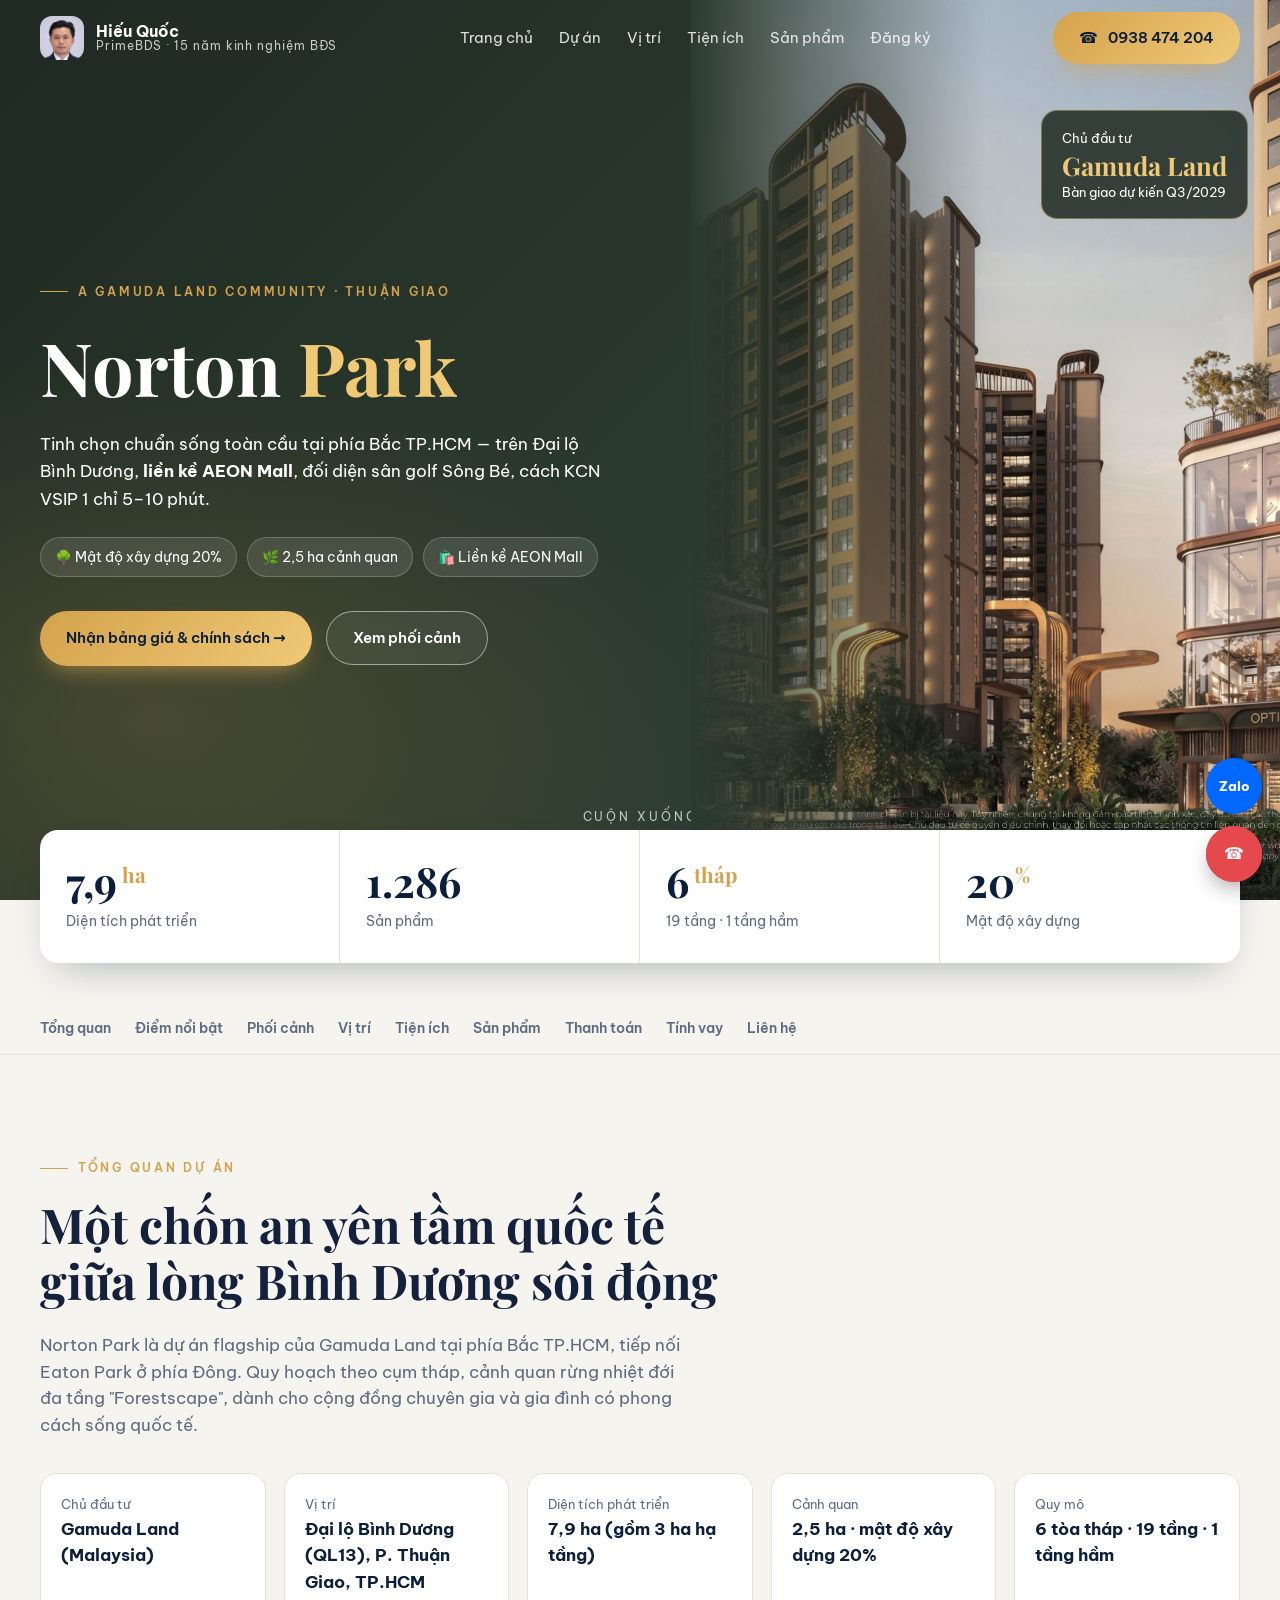
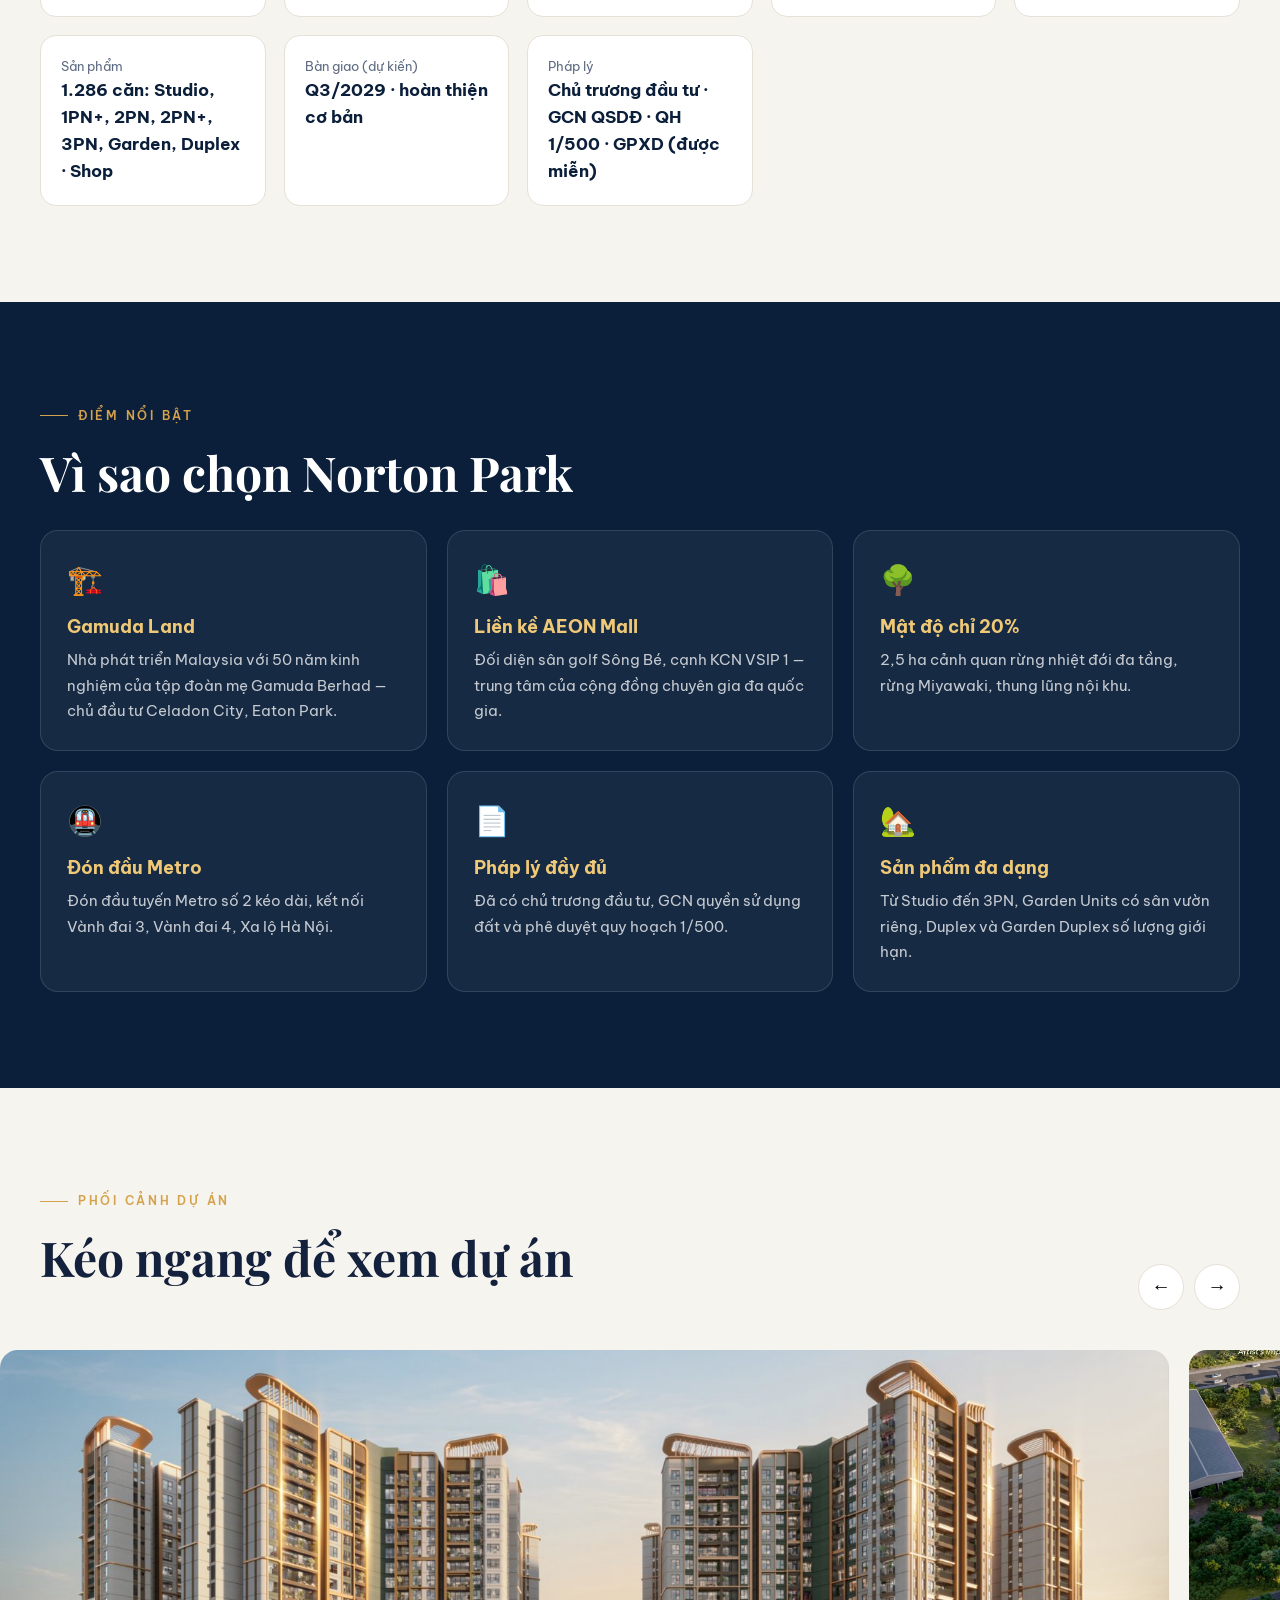
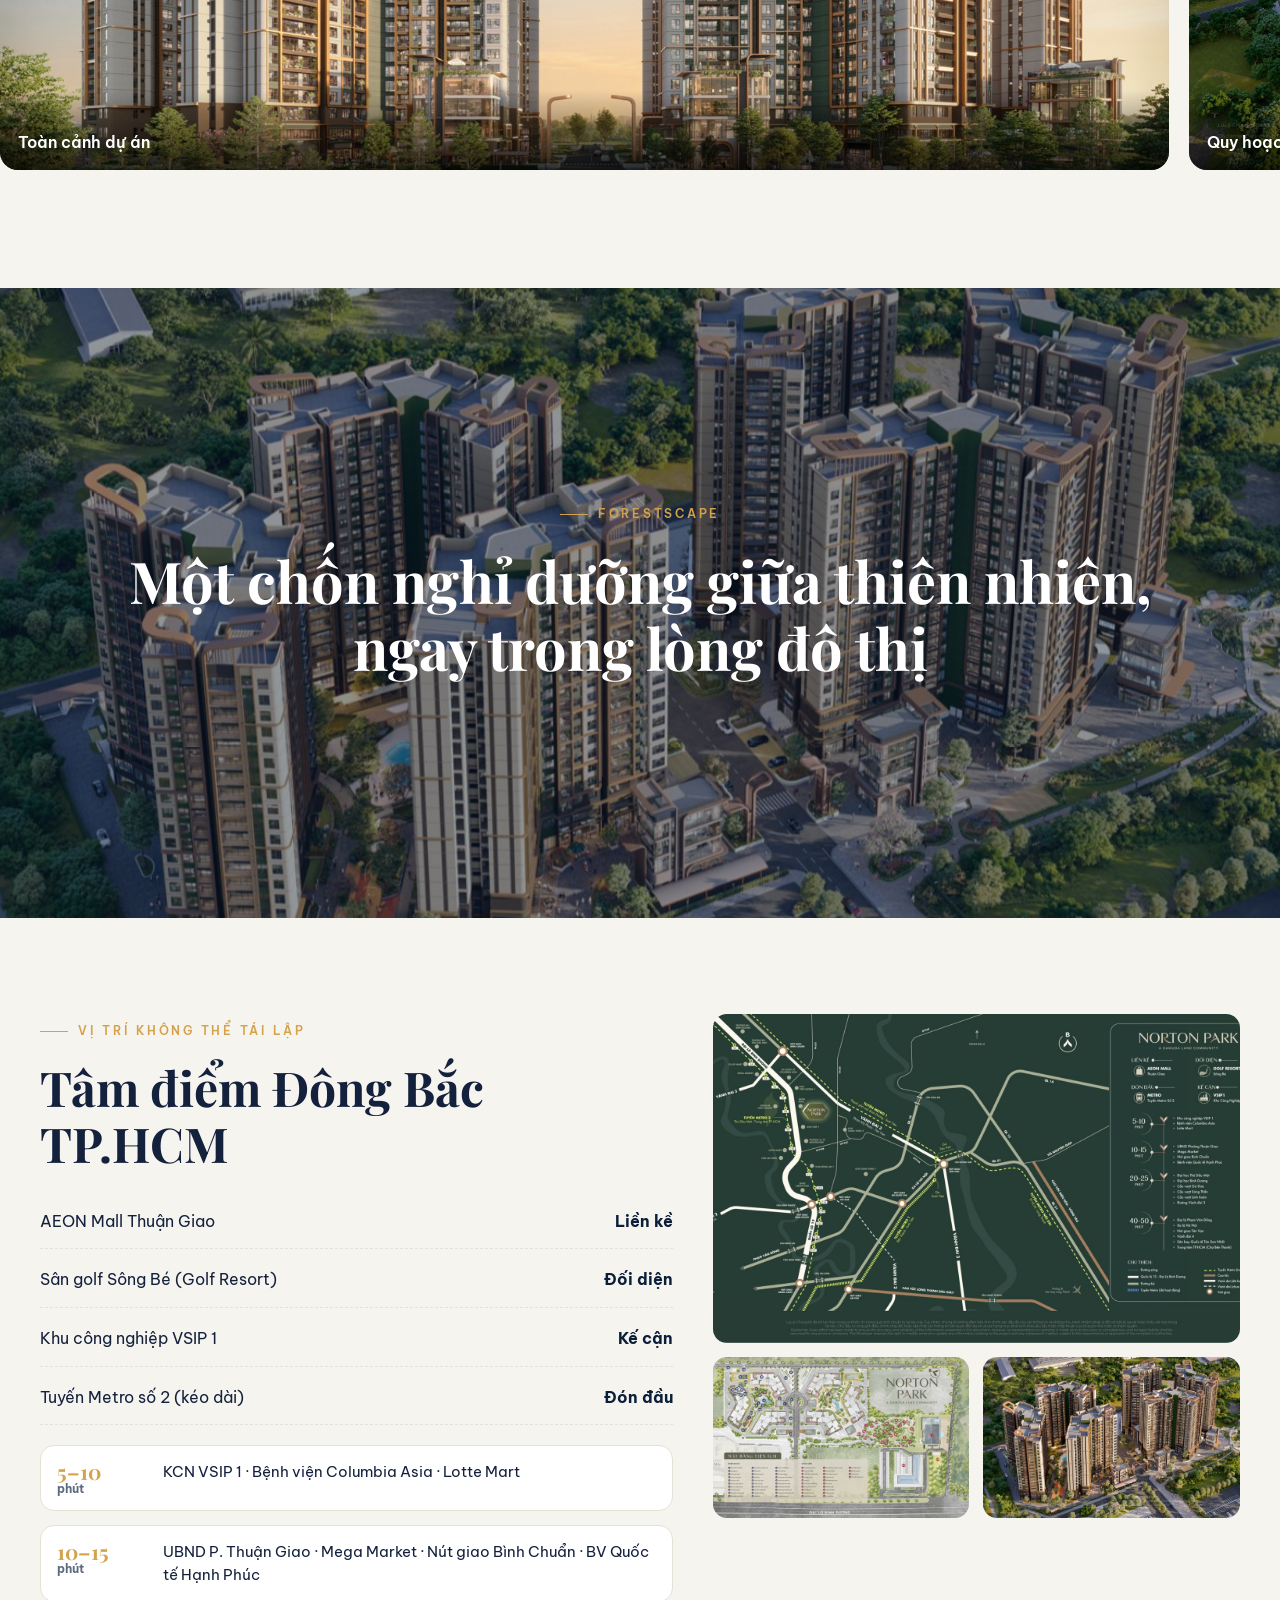
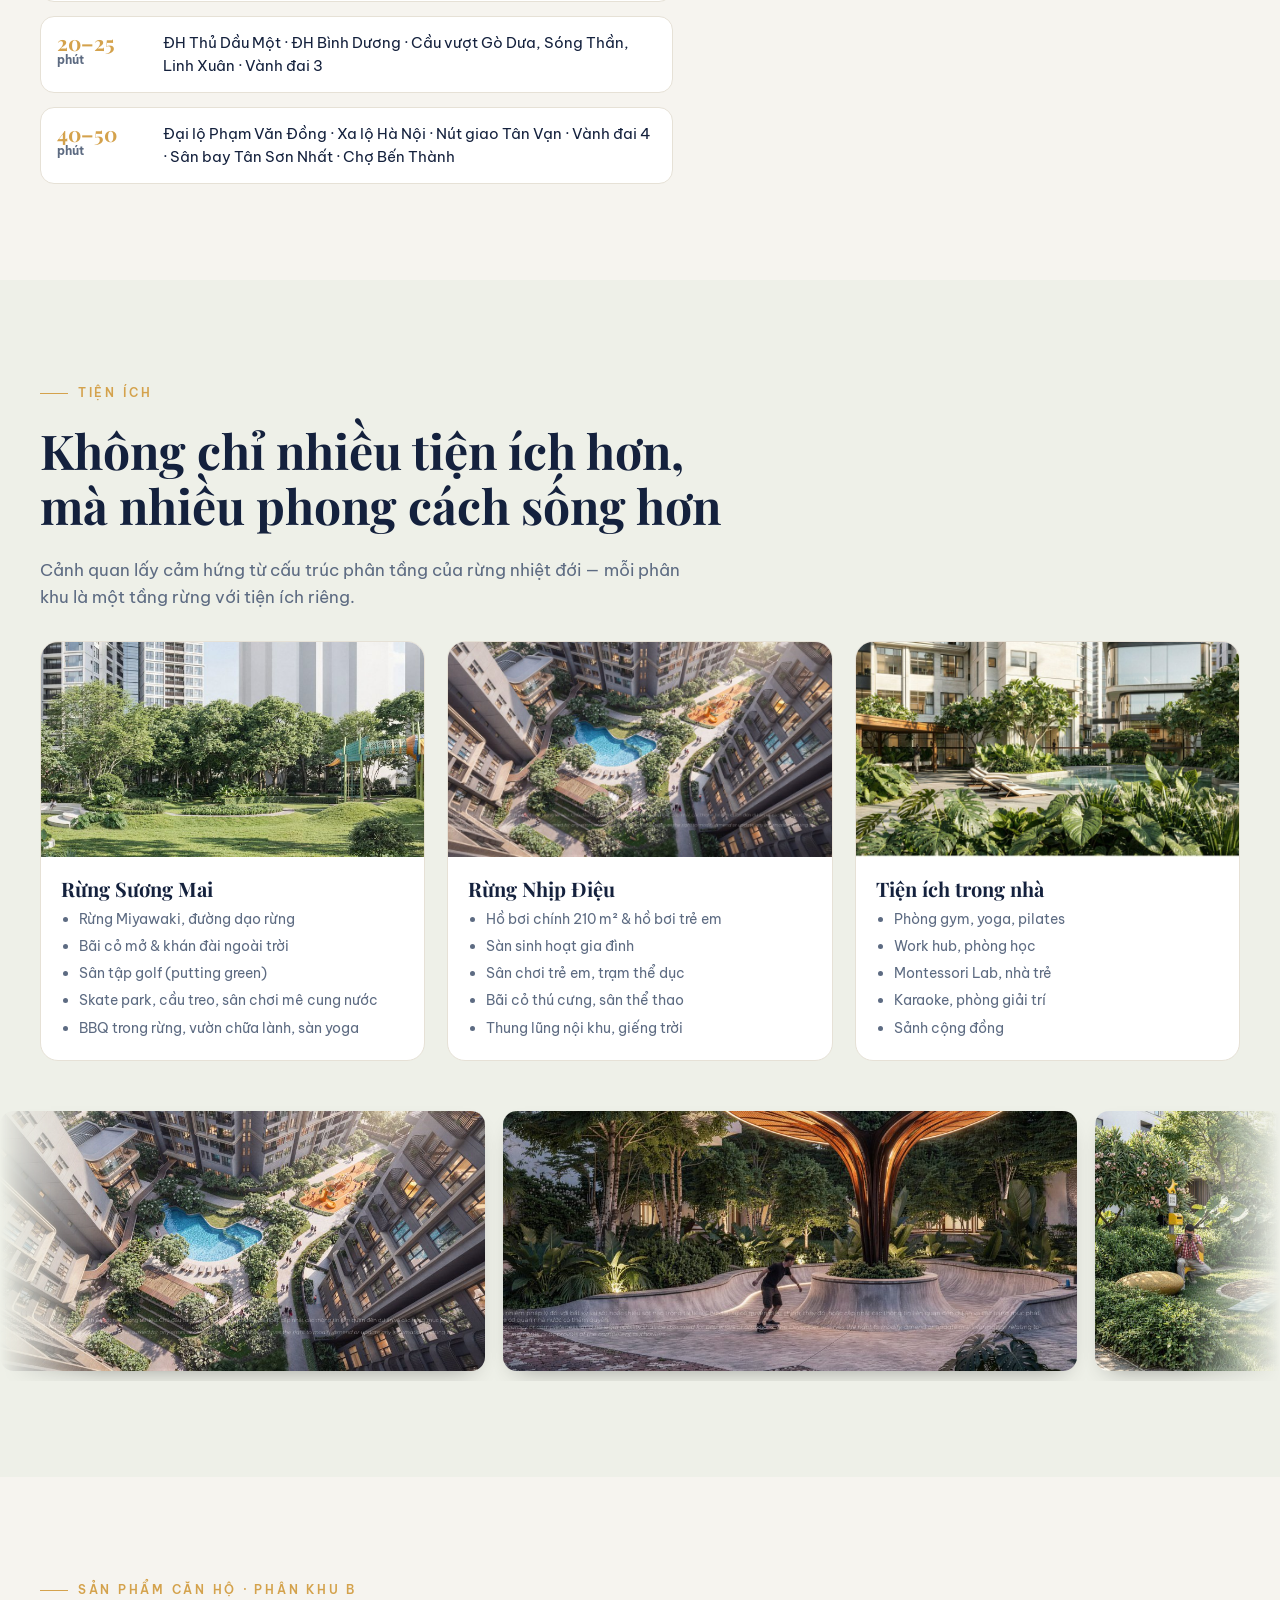
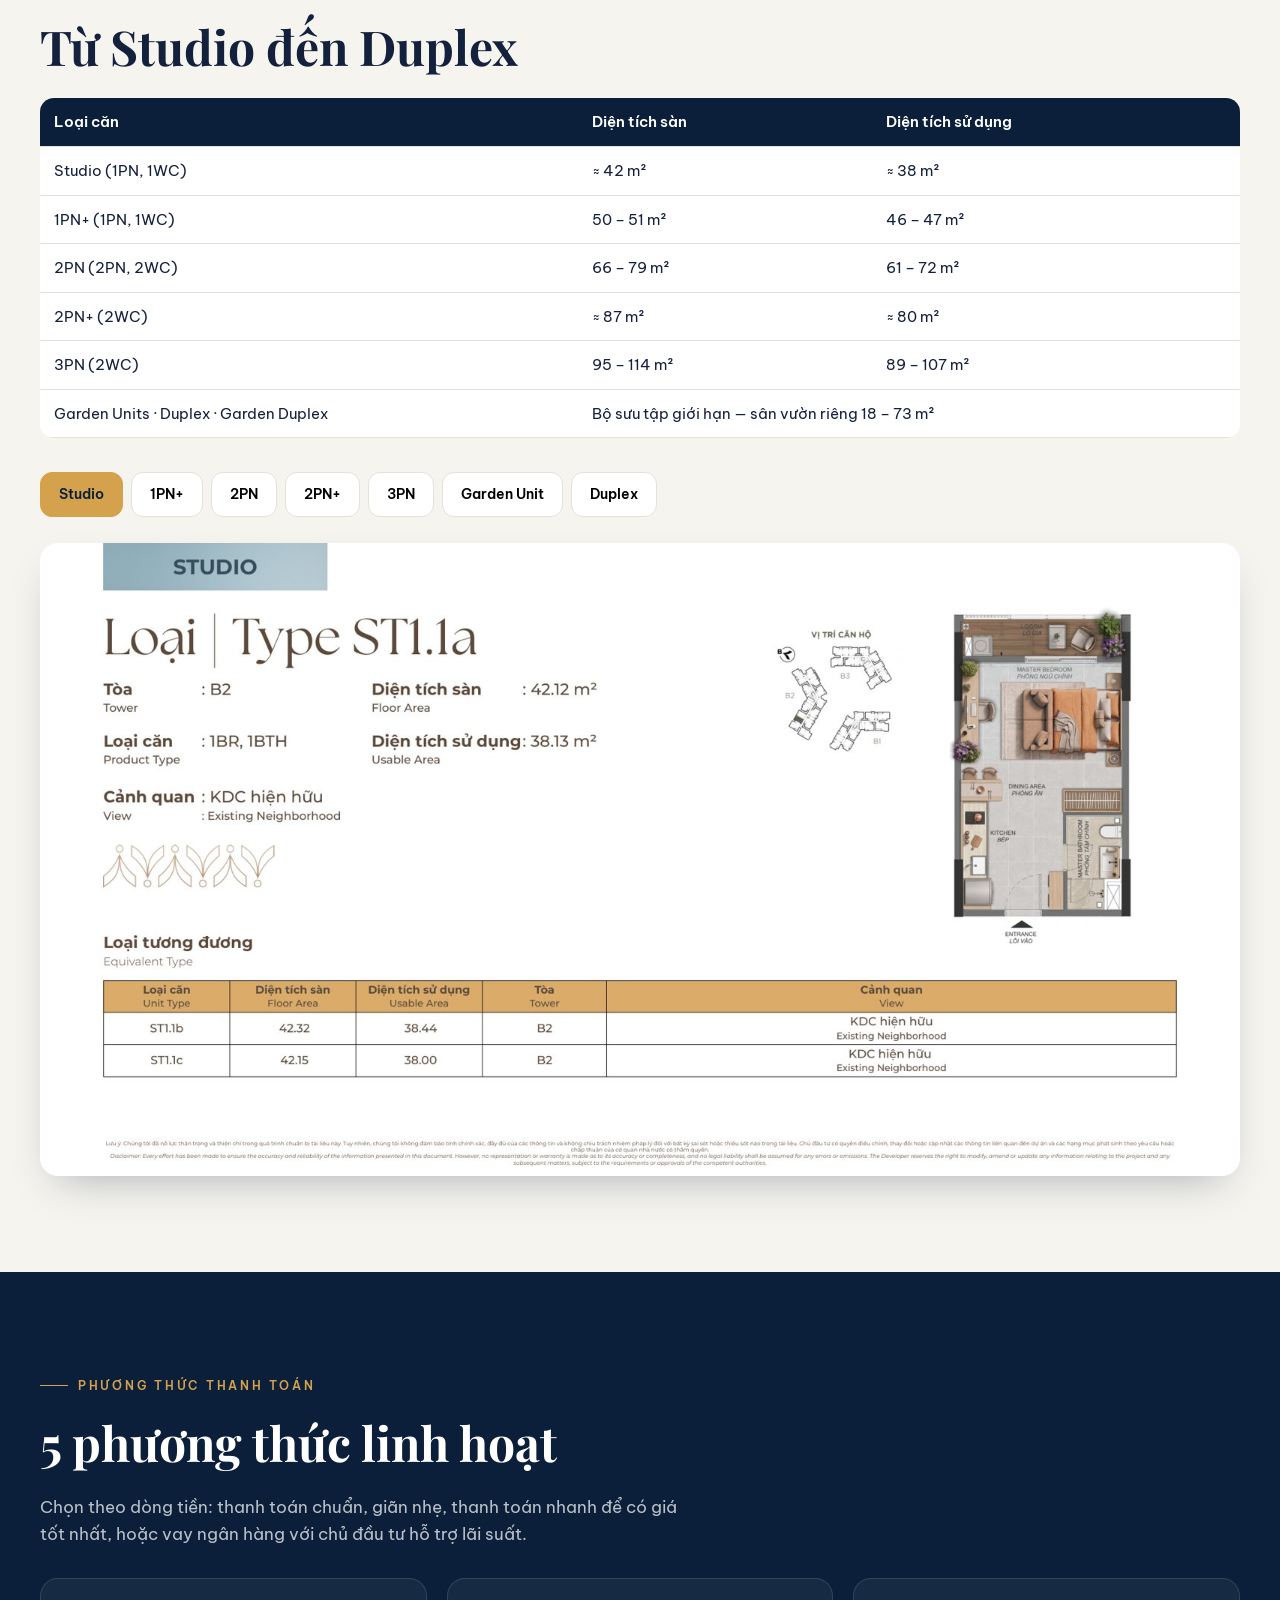
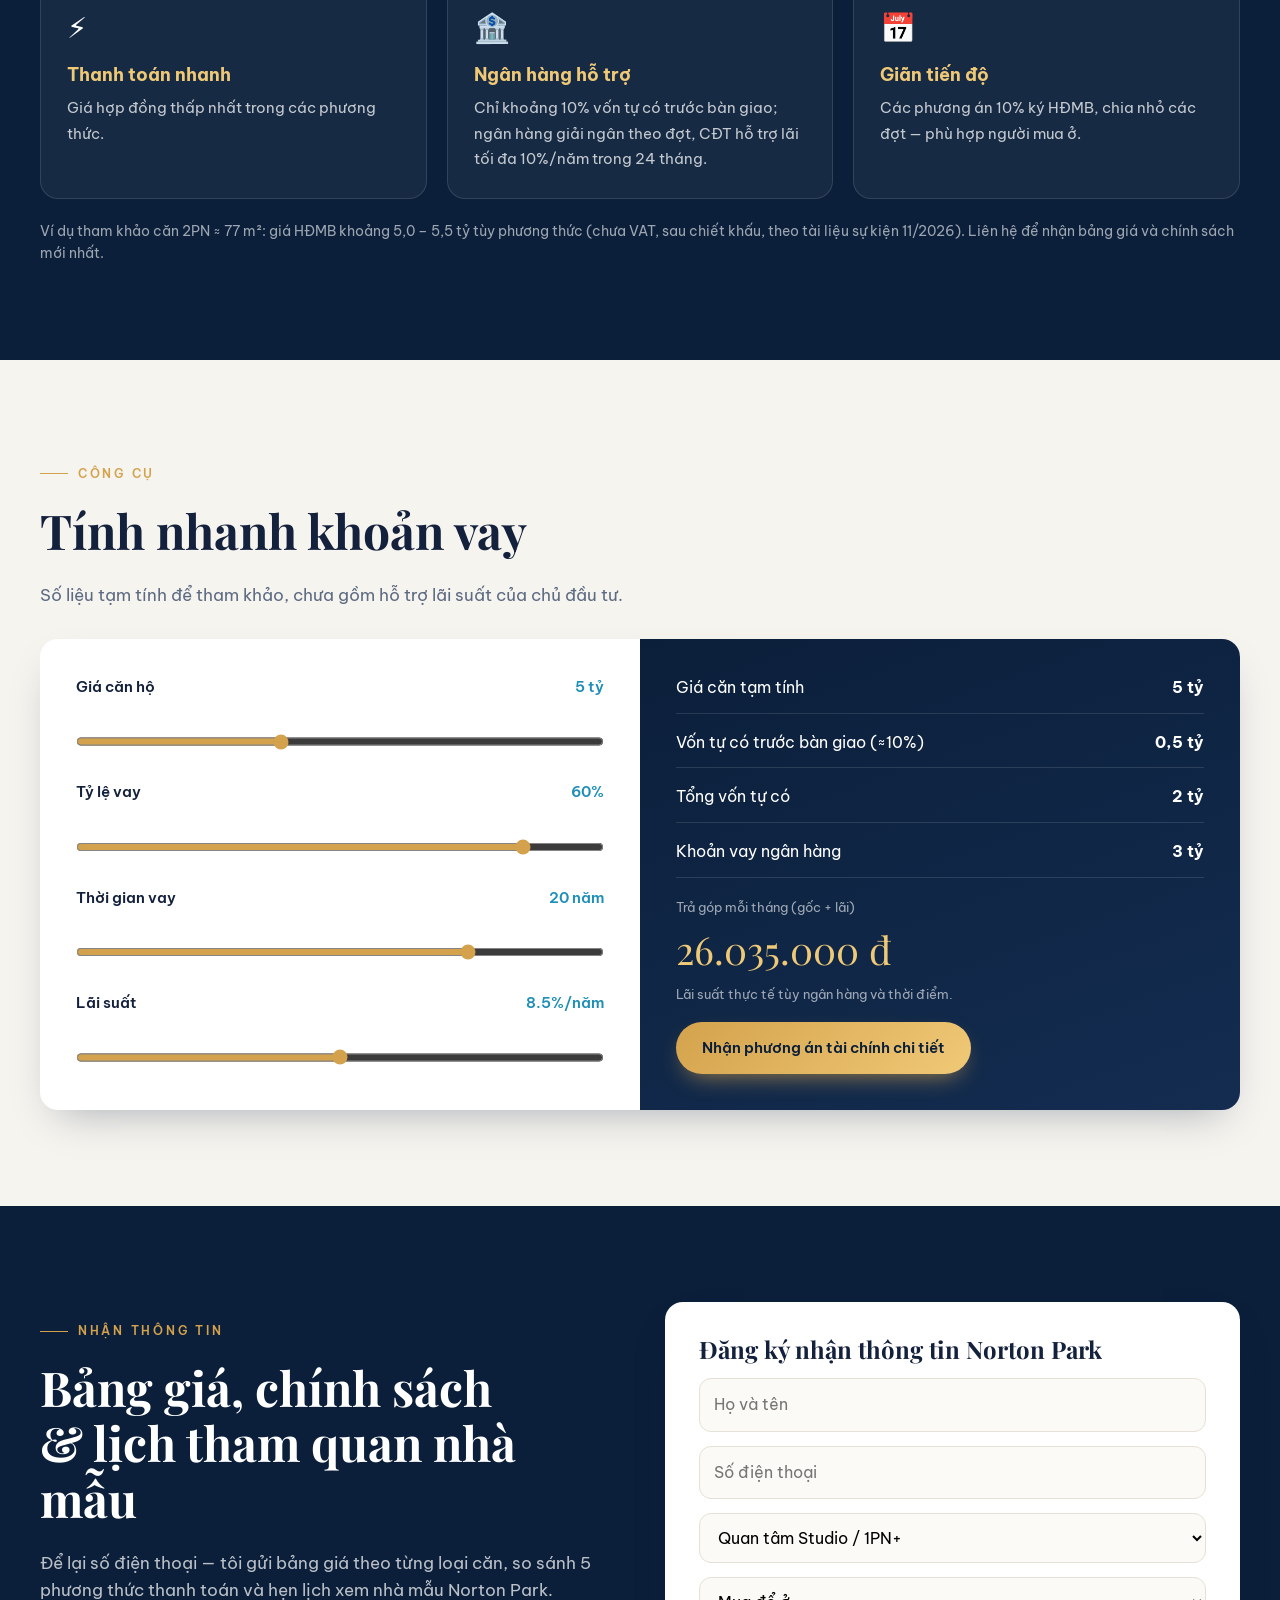
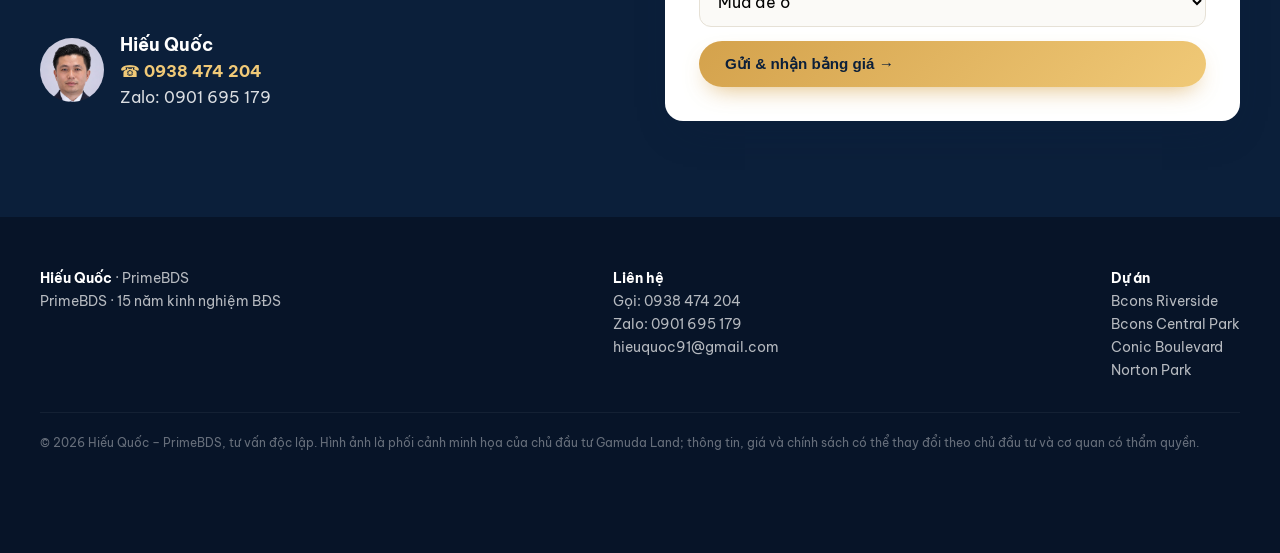
<file: norton-park.html>
<!doctype html>
<html lang="vi">
<head>
<meta charset="utf-8">
<meta name="viewport" content="width=device-width,initial-scale=1">
<title>Norton Park · Gamuda Land · Thuận Giao · {name}</title>
<meta name="description" content="Norton Park – A Gamuda Land Community tại Đại lộ Bình Dương, Thuận Giao, TP.HCM. 7,9 ha, 6 tháp 19 tầng, mật độ xây dựng 20%, liền kề AEON Mall, đối diện sân golf Sông Bé.">
<meta property="og:image" content="assets/img/np-hero.jpg">
<link rel="preconnect" href="https://fonts.googleapis.com">
<link rel="preconnect" href="https://fonts.gstatic.com" crossorigin>
<link href="https://fonts.googleapis.com/css2?family=Be+Vietnam+Pro:wght@400;500;600;700&family=Playfair+Display:wght@600;700;800&display=swap" rel="stylesheet">
<link rel="stylesheet" href="assets/style.css?v=5">
<style>
  .hero-np{background:radial-gradient(900px 600px at 12% 80%,rgba(212,162,76,.18),transparent 60%),linear-gradient(135deg,#1f2a22 0%,#2b3a2e 55%,#33463a 100%)}
  .hero-np .hero-photo{position:absolute;top:0;right:0;bottom:0;width:min(46%,860px);overflow:hidden}
  .hero-np .hero-photo img{width:100%;height:100%;object-fit:cover;object-position:center 30%;cursor:zoom-in}
  .hero-np .hero-photo::before{content:"";position:absolute;inset:0;z-index:1;pointer-events:none;background:linear-gradient(90deg,#2b3a2e 0%,rgba(43,58,46,.55) 22%,transparent 50%)}
  .hero-np .container{position:relative;z-index:2}
  .hero-np .hero-text{max-width:600px}
  .price-tag{position:absolute;z-index:2;right:32px;top:110px;background:rgba(31,42,34,.85);backdrop-filter:blur(6px);border:1px solid rgba(240,201,119,.4);border-radius:16px;padding:14px 20px;color:#fff}
  .price-tag b{display:block;font-family:var(--serif);font-size:1.6rem;color:var(--gold-2);line-height:1.1}
  .chips{display:flex;flex-wrap:wrap;gap:10px;margin-top:24px}
  .chips span{padding:8px 14px;border-radius:999px;background:rgba(255,255,255,.1);border:1px solid rgba(255,255,255,.2);font-size:.86rem}
  .overview{display:grid;grid-template-columns:repeat(auto-fit,minmax(200px,1fr));gap:18px;margin-top:34px}
  .ov{background:#fff;border:1px solid var(--line);border-radius:16px;padding:20px}
  .ov small{color:var(--muted);display:block}
  .ov b{font-size:1.05rem;color:var(--navy)}
  .subnav{position:sticky;top:76px;z-index:40;background:rgba(246,244,239,.95);backdrop-filter:blur(8px);border-bottom:1px solid var(--line)}
  .subnav .container{display:flex;gap:24px;overflow-x:auto;padding:14px 0;font-size:.9rem;font-weight:600;white-space:nowrap;scrollbar-width:none}
  .subnav a{color:var(--muted)}.subnav a:hover{color:var(--navy)}
  .usp{display:grid;grid-template-columns:repeat(3,1fr);gap:20px;margin-top:30px}
  .usp div{background:rgba(255,255,255,.05);border:1px solid rgba(255,255,255,.12);border-radius:18px;padding:26px}
  .usp i{font-style:normal;font-size:1.8rem;display:block;margin-bottom:10px}
  .usp b{display:block;font-size:1.1rem;margin-bottom:6px;color:var(--gold-2)}
  .usp span{opacity:.75;font-size:.92rem}
  @media (max-width:900px){.usp{grid-template-columns:1fr 1fr}}
  @media (max-width:560px){.usp{grid-template-columns:1fr}}
  .zones{display:grid;grid-template-columns:repeat(3,1fr);gap:22px;margin-top:30px}
  .zone{background:#fff;border-radius:var(--radius);overflow:hidden;border:1px solid var(--line)}
  .zone img{width:100%;aspect-ratio:16/9;object-fit:cover;cursor:zoom-in}
  .zone div{padding:20px}
  .zone h3{font-size:1.25rem;margin-bottom:8px}
  .zone ul{padding-left:18px;color:var(--muted);font-size:.9rem;display:grid;gap:4px}
  @media (max-width:900px){.zones{grid-template-columns:1fr}}
  .time-list{display:grid;gap:14px;margin-top:20px}
  .time-list div{display:grid;grid-template-columns:92px 1fr;gap:14px;align-items:start;background:#fff;border:1px solid var(--line);border-radius:14px;padding:14px 16px}
  .time-list b{font-family:var(--serif);font-size:1.3rem;color:var(--gold);line-height:1.1}
  .time-list b small{display:block;font-family:var(--sans);font-size:.72rem;color:var(--muted)}
  .time-list span{font-size:.92rem;color:var(--ink)}
  .units{width:100%;border-collapse:collapse;margin-top:20px;background:#fff;border-radius:14px;overflow:hidden;font-size:.92rem}
  .units th,.units td{padding:12px 14px;border-bottom:1px solid var(--line);text-align:left}
  .units th{background:var(--navy);color:#fff;font-weight:600}
  .wide img{width:100%;border-radius:var(--radius);box-shadow:var(--shadow);cursor:zoom-in}
  @media (max-width:900px){
    .hero-np{align-items:flex-end}
    .hero-np .hero-photo{width:100%}
    .hero-np .hero-photo::before{background:linear-gradient(180deg,rgba(31,42,34,.35) 0%,rgba(31,42,34,.55) 40%,#1f2a22 78%)}
    .price-tag{display:none}
  }
</style>
<script src="assets/config.js?v=10"></script>
</head>
<body>

<header class="header">
  <div class="container">
    <a href="index.html" class="brand">
      <span class="brand-mark"></span>
      <span class="brand-name"><span data-agent="name"></span><small data-agent="title"></small></span>
    </a>
    <nav class="nav">
      <a href="index.html">Trang chủ</a>
      <a href="index.html#du-an">Dự án</a>
      <a href="#vi-tri">Vị trí</a>
      <a href="#tien-ich">Tiện ích</a>
      <a href="#san-pham">Sản phẩm</a>
      <a href="dang-ky.html?du-an=norton">Đăng ký</a>
    </nav>
    <div class="header-cta">
      <a class="btn btn-gold" data-tel>☎ <span data-agent="phoneDisplay"></span></a>
      <button class="menu-btn" aria-label="Mở menu">☰</button>
    </div>
  </div>
</header>

<!-- HERO -->
<section class="hero hero-np">
  <div class="hero-photo"><img src="assets/img/np-tower.jpg" alt="Phối cảnh tòa tháp Norton Park" data-lb="gal"></div>
  <div class="price-tag reveal d3"><small>Chủ đầu tư</small><b>Gamuda Land</b><small>Bàn giao dự kiến Q3/2029</small></div>
  <div class="container">
    <div class="hero-text">
      <span class="eyebrow reveal">A Gamuda Land Community · Thuận Giao</span>
      <h1 class="reveal d1">Norton <em>Park</em></h1>
      <p class="reveal d2">Tinh chọn chuẩn sống toàn cầu tại phía Bắc TP.HCM — trên Đại lộ Bình Dương, <b>liền kề AEON Mall</b>, đối diện sân golf Sông Bé, cách KCN VSIP 1 chỉ 5–10 phút.</p>
      <div class="chips reveal d2">
        <span>🌳 Mật độ xây dựng 20%</span><span>🌿 2,5 ha cảnh quan</span><span>🛍️ Liền kề AEON Mall</span>
      </div>
      <div class="hero-actions reveal d3">
        <a href="dang-ky.html?du-an=norton" class="btn btn-gold">Nhận bảng giá & chính sách →</a>
        <a href="#thu-vien" class="btn btn-ghost">Xem phối cảnh</a>
      </div>
    </div>
  </div>
  <div class="scroll-hint">CUỘN XUỐNG<span></span></div>
</section>

<!-- STATS -->
<section class="stats">
  <div class="container">
    <div class="stats-grid count-group">
      <div class="stat"><b><span data-count="7.9">0</span><sup> ha</sup></b><span>Diện tích phát triển</span></div>
      <div class="stat"><b><span data-count="1286">0</span></b><span>Sản phẩm</span></div>
      <div class="stat"><b><span data-count="6">0</span><sup> tháp</sup></b><span>19 tầng · 1 tầng hầm</span></div>
      <div class="stat"><b><span data-count="20">0</span><sup>%</sup></b><span>Mật độ xây dựng</span></div>
    </div>
  </div>
</section>

<nav class="subnav" style="margin-top:40px">
  <div class="container">
    <a href="#tong-quan">Tổng quan</a><a href="#noi-bat">Điểm nổi bật</a><a href="#thu-vien">Phối cảnh</a><a href="#vi-tri">Vị trí</a><a href="#tien-ich">Tiện ích</a><a href="#san-pham">Sản phẩm</a><a href="#thanh-toan">Thanh toán</a><a href="#tinh-vay">Tính vay</a><a href="#lien-he">Liên hệ</a>
  </div>
</nav>

<!-- OVERVIEW -->
<section class="section" id="tong-quan">
  <div class="container">
    <span class="eyebrow">Tổng quan dự án</span>
    <h2 class="reveal">Một chốn an yên tầm quốc tế<br>giữa lòng Bình Dương sôi động</h2>
    <p class="lead reveal d1">Norton Park là dự án flagship của Gamuda Land tại phía Bắc TP.HCM, tiếp nối Eaton Park ở phía Đông. Quy hoạch theo cụm tháp, cảnh quan rừng nhiệt đới đa tầng "Forestscape", dành cho cộng đồng chuyên gia và gia đình có phong cách sống quốc tế.</p>
    <div class="overview">
      <div class="ov reveal"><small>Chủ đầu tư</small><b>Gamuda Land (Malaysia)</b></div>
      <div class="ov reveal d1"><small>Vị trí</small><b>Đại lộ Bình Dương (QL13), P. Thuận Giao, TP.HCM</b></div>
      <div class="ov reveal d2"><small>Diện tích phát triển</small><b>7,9 ha (gồm 3 ha hạ tầng)</b></div>
      <div class="ov reveal d3"><small>Cảnh quan</small><b>2,5 ha · mật độ xây dựng 20%</b></div>
      <div class="ov reveal"><small>Quy mô</small><b>6 tòa tháp · 19 tầng · 1 tầng hầm</b></div>
      <div class="ov reveal d1"><small>Sản phẩm</small><b>1.286 căn: Studio, 1PN+, 2PN, 2PN+, 3PN, Garden, Duplex · Shop</b></div>
      <div class="ov reveal d2"><small>Bàn giao (dự kiến)</small><b>Q3/2029 · hoàn thiện cơ bản</b></div>
      <div class="ov reveal d3"><small>Pháp lý</small><b>Chủ trương đầu tư · GCN QSDĐ · QH 1/500 · GPXD (được miễn)</b></div>
    </div>
  </div>
</section>

<!-- HIGHLIGHTS -->
<section class="section dark" id="noi-bat">
  <div class="container">
    <span class="eyebrow">Điểm nổi bật</span>
    <h2 class="reveal">Vì sao chọn Norton Park</h2>
    <div class="usp">
      <div class="reveal"><i>🏗️</i><b>Gamuda Land</b><span>Nhà phát triển Malaysia với 50 năm kinh nghiệm của tập đoàn mẹ Gamuda Berhad — chủ đầu tư Celadon City, Eaton Park.</span></div>
      <div class="reveal d1"><i>🛍️</i><b>Liền kề AEON Mall</b><span>Đối diện sân golf Sông Bé, cạnh KCN VSIP 1 — trung tâm của cộng đồng chuyên gia đa quốc gia.</span></div>
      <div class="reveal d2"><i>🌳</i><b>Mật độ chỉ 20%</b><span>2,5 ha cảnh quan rừng nhiệt đới đa tầng, rừng Miyawaki, thung lũng nội khu.</span></div>
      <div class="reveal d3"><i>🚇</i><b>Đón đầu Metro</b><span>Đón đầu tuyến Metro số 2 kéo dài, kết nối Vành đai 3, Vành đai 4, Xa lộ Hà Nội.</span></div>
      <div class="reveal"><i>📄</i><b>Pháp lý đầy đủ</b><span>Đã có chủ trương đầu tư, GCN quyền sử dụng đất và phê duyệt quy hoạch 1/500.</span></div>
      <div class="reveal d1"><i>🏡</i><b>Sản phẩm đa dạng</b><span>Từ Studio đến 3PN, Garden Units có sân vườn riêng, Duplex và Garden Duplex số lượng giới hạn.</span></div>
    </div>
  </div>
</section>

<!-- GALLERY -->
<section class="section" id="thu-vien">
  <div class="container section-head">
    <div><span class="eyebrow">Phối cảnh dự án</span><h2 class="reveal">Kéo ngang để xem dự án</h2></div>
    <div class="hs-nav"><button data-hs="#gal" data-dir="prev" aria-label="Trước">←</button><button data-hs="#gal" data-dir="next" aria-label="Sau">→</button></div>
  </div>
  <div class="hscroll" id="gal">
    <figure><img data-lb="gal" src="assets/img/np-hero.jpg" alt="Toàn cảnh Norton Park lúc hoàng hôn"><figcaption>Toàn cảnh dự án</figcaption></figure>
    <figure><img data-lb="gal" src="assets/img/np-aerial.jpg" alt="Phối cảnh trên cao 6 tòa tháp" loading="lazy"><figcaption>Quy hoạch theo cụm tháp</figcaption></figure>
    <figure><img data-lb="gal" src="assets/img/np-street.jpg" alt="Trục đường chính giữa các tòa tháp" loading="lazy"><figcaption>Trục đường chính</figcaption></figure>
    <figure><img data-lb="gal" src="assets/img/np-podium.jpg" alt="Khối đế thương mại" loading="lazy"><figcaption>Khối đế thương mại</figcaption></figure>
    <figure><img data-lb="gal" src="assets/img/np-entrance.jpg" alt="Điểm nhấn lối vào" loading="lazy"><figcaption>Điểm nhấn lối vào</figcaption></figure>
    <figure><img data-lb="gal" src="assets/img/np-gate.jpg" alt="Đại lộ nội khu" loading="lazy"><figcaption>Đại lộ nội khu</figcaption></figure>
    <figure><img data-lb="gal" src="assets/img/np-shop.jpg" alt="Shop thương mại khối đế" loading="lazy"><figcaption>Shop khối đế</figcaption></figure>
    <figure><img data-lb="gal" src="assets/img/np-shopstreet.jpg" alt="Phố thương mại" loading="lazy"><figcaption>Phố thương mại</figcaption></figure>
    <figure><img data-lb="gal" src="assets/img/np-family.jpg" alt="Không gian xanh cho gia đình" loading="lazy"><figcaption>Không gian xanh</figcaption></figure>
  </div>
</section>

<!-- PARALLAX -->
<section class="parallax">
  <img src="assets/img/np-aerial.jpg" alt="">
  <div class="container reveal">
    <span class="eyebrow">Forestscape</span>
    <h2>Một chốn nghỉ dưỡng giữa thiên nhiên,<br>ngay trong lòng đô thị</h2>
  </div>
</section>

<!-- LOCATION -->
<section class="section" id="vi-tri">
  <div class="container loc-grid">
    <div>
      <span class="eyebrow">Vị trí không thể tái lập</span>
      <h2 class="reveal">Tâm điểm Đông Bắc TP.HCM</h2>
      <ul class="loc-list reveal d1">
        <li><span>AEON Mall Thuận Giao</span><b>Liền kề</b></li>
        <li><span>Sân golf Sông Bé (Golf Resort)</span><b>Đối diện</b></li>
        <li><span>Khu công nghiệp VSIP 1</span><b>Kế cận</b></li>
        <li><span>Tuyến Metro số 2 (kéo dài)</span><b>Đón đầu</b></li>
      </ul>
      <div class="time-list reveal d2">
        <div><b>5–10<small>phút</small></b><span>KCN VSIP 1 · Bệnh viện Columbia Asia · Lotte Mart</span></div>
        <div><b>10–15<small>phút</small></b><span>UBND P. Thuận Giao · Mega Market · Nút giao Bình Chuẩn · BV Quốc tế Hạnh Phúc</span></div>
        <div><b>20–25<small>phút</small></b><span>ĐH Thủ Dầu Một · ĐH Bình Dương · Cầu vượt Gò Dưa, Sóng Thần, Linh Xuân · Vành đai 3</span></div>
        <div><b>40–50<small>phút</small></b><span>Đại lộ Phạm Văn Đồng · Xa lộ Hà Nội · Nút giao Tân Vạn · Vành đai 4 · Sân bay Tân Sơn Nhất · Chợ Bến Thành</span></div>
      </div>
    </div>
    <div class="loc-imgs reveal d1">
      <img data-lb="loc" src="assets/img/np-location.jpg" alt="Bản đồ vị trí và kết nối Norton Park" loading="lazy">
      <img data-lb="loc" src="assets/img/np-masterplan.jpg" alt="Quy hoạch tổng thể" loading="lazy">
      <img data-lb="loc" src="assets/img/np-aerial.jpg" alt="Phối cảnh tổng thể" loading="lazy">
    </div>
  </div>
</section>

<!-- AMENITIES -->
<section class="section" id="tien-ich" style="background:#eef0e8">
  <div class="container">
    <span class="eyebrow">Tiện ích</span>
    <h2 class="reveal">Không chỉ nhiều tiện ích hơn,<br>mà nhiều phong cách sống hơn</h2>
    <p class="lead reveal d1">Cảnh quan lấy cảm hứng từ cấu trúc phân tầng của rừng nhiệt đới — mỗi phân khu là một tầng rừng với tiện ích riêng.</p>
    <div class="zones">
      <div class="zone reveal"><img data-lb="am" src="assets/img/np-lawn.jpg" alt="Rừng Sương Mai" loading="lazy"><div><h3>Rừng Sương Mai</h3><ul><li>Rừng Miyawaki, đường dạo rừng</li><li>Bãi cỏ mở & khán đài ngoài trời</li><li>Sân tập golf (putting green)</li><li>Skate park, cầu treo, sân chơi mê cung nước</li><li>BBQ trong rừng, vườn chữa lành, sàn yoga</li></ul></div></div>
      <div class="zone reveal d1"><img data-lb="am" src="assets/img/np-pool.jpg" alt="Rừng Nhịp Điệu" loading="lazy"><div><h3>Rừng Nhịp Điệu</h3><ul><li>Hồ bơi chính 210 m² & hồ bơi trẻ em</li><li>Sàn sinh hoạt gia đình</li><li>Sân chơi trẻ em, trạm thể dục</li><li>Bãi cỏ thú cưng, sân thể thao</li><li>Thung lũng nội khu, giếng trời</li></ul></div></div>
      <div class="zone reveal d2"><img data-lb="am" src="assets/img/np-garden.jpg" alt="Tiện ích trong nhà" loading="lazy"><div><h3>Tiện ích trong nhà</h3><ul><li>Phòng gym, yoga, pilates</li><li>Work hub, phòng học</li><li>Montessori Lab, nhà trẻ</li><li>Karaoke, phòng giải trí</li><li>Sảnh cộng đồng</li></ul></div></div>
    </div>
  </div>
  <div class="marquee" style="margin-top:40px">
    <div class="marquee-track">
      <img data-lb="am2" src="assets/img/np-pool.jpg" alt="Hồ bơi" loading="lazy">
      <img data-lb="am2" src="assets/img/np-skate.jpg" alt="Skate park" loading="lazy">
      <img data-lb="am2" src="assets/img/np-play.jpg" alt="Sân chơi trẻ em" loading="lazy">
      <img data-lb="am2" src="assets/img/np-bbq.jpg" alt="BBQ trong rừng" loading="lazy">
      <img data-lb="am2" src="assets/img/np-park.jpg" alt="Bãi cỏ & khán đài" loading="lazy">
      <img data-lb="am2" src="assets/img/np-garden.jpg" alt="Vườn nội khu" loading="lazy">
    </div>
  </div>
</section>

<!-- PRODUCTS -->
<section class="section" id="san-pham">
  <div class="container">
    <span class="eyebrow">Sản phẩm căn hộ · Phân khu B</span>
    <h2 class="reveal">Từ Studio đến Duplex</h2>
    <table class="units reveal d1">
      <tr><th>Loại căn</th><th>Diện tích sàn</th><th>Diện tích sử dụng</th></tr>
      <tr><td>Studio (1PN, 1WC)</td><td>≈ 42 m²</td><td>≈ 38 m²</td></tr>
      <tr><td>1PN+ (1PN, 1WC)</td><td>50 – 51 m²</td><td>46 – 47 m²</td></tr>
      <tr><td>2PN (2PN, 2WC)</td><td>66 – 79 m²</td><td>61 – 72 m²</td></tr>
      <tr><td>2PN+ (2WC)</td><td>≈ 87 m²</td><td>≈ 80 m²</td></tr>
      <tr><td>3PN (2WC)</td><td>95 – 114 m²</td><td>89 – 107 m²</td></tr>
      <tr><td>Garden Units · Duplex · Garden Duplex</td><td colspan="2">Bộ sưu tập giới hạn — sân vườn riêng 18 – 73 m²</td></tr>
    </table>
    <div class="tabs" data-group="plan" style="margin-top:34px">
      <button class="active" data-tab="pl-st">Studio</button>
      <button data-tab="pl-1">1PN+</button>
      <button data-tab="pl-2">2PN</button>
      <button data-tab="pl-2p">2PN+</button>
      <button data-tab="pl-3">3PN</button>
      <button data-tab="pl-g">Garden Unit</button>
      <button data-tab="pl-d">Duplex</button>
    </div>
    <div class="plan active wide" id="pl-st" style="grid-template-columns:1fr"><img data-lb="plan" src="assets/img/np-studio.jpg" alt="Mặt bằng Studio ST1.1a" loading="lazy"></div>
    <div class="plan wide" id="pl-1" style="grid-template-columns:1fr"><img data-lb="plan" src="assets/img/np-1br.jpg" alt="Mặt bằng 1PN+ A1.1a" loading="lazy"></div>
    <div class="plan wide" id="pl-2" style="grid-template-columns:1fr"><img data-lb="plan" src="assets/img/np-2br.jpg" alt="Mặt bằng 2PN B1.3a" loading="lazy"></div>
    <div class="plan wide" id="pl-2p" style="grid-template-columns:1fr"><img data-lb="plan" src="assets/img/np-2brp.jpg" alt="Mặt bằng 2PN+ B2.2a" loading="lazy"></div>
    <div class="plan wide" id="pl-3" style="grid-template-columns:1fr"><img data-lb="plan" src="assets/img/np-3br.jpg" alt="Mặt bằng 3PN C1.1a" loading="lazy"></div>
    <div class="plan wide" id="pl-g" style="grid-template-columns:1fr"><img data-lb="plan" src="assets/img/np-garden-unit.jpg" alt="Garden Unit B1.3c.PES" loading="lazy"></div>
    <div class="plan wide" id="pl-d" style="grid-template-columns:1fr"><img data-lb="plan" src="assets/img/np-duplex.jpg" alt="Duplex D2.1c" loading="lazy"></div>
  </div>
</section>

<!-- PAYMENT -->
<section class="section dark" id="thanh-toan">
  <div class="container">
    <span class="eyebrow">Phương thức thanh toán</span>
    <h2 class="reveal">5 phương thức linh hoạt</h2>
    <p class="lead reveal d1">Chọn theo dòng tiền: thanh toán chuẩn, giãn nhẹ, thanh toán nhanh để có giá tốt nhất, hoặc vay ngân hàng với chủ đầu tư hỗ trợ lãi suất.</p>
    <div class="usp">
      <div class="reveal"><i>⚡</i><b>Thanh toán nhanh</b><span>Giá hợp đồng thấp nhất trong các phương thức.</span></div>
      <div class="reveal d1"><i>🏦</i><b>Ngân hàng hỗ trợ</b><span>Chỉ khoảng 10% vốn tự có trước bàn giao; ngân hàng giải ngân theo đợt, CĐT hỗ trợ lãi tối đa 10%/năm trong 24 tháng.</span></div>
      <div class="reveal d2"><i>📅</i><b>Giãn tiến độ</b><span>Các phương án 10% ký HĐMB, chia nhỏ các đợt — phù hợp người mua ở.</span></div>
    </div>
    <p style="opacity:.6;font-size:.85rem;margin-top:22px">Ví dụ tham khảo căn 2PN ≈ 77 m²: giá HĐMB khoảng 5,0 – 5,5 tỷ tùy phương thức (chưa VAT, sau chiết khấu, theo tài liệu sự kiện 11/2026). Liên hệ để nhận bảng giá và chính sách mới nhất.</p>
  </div>
</section>

<!-- CALCULATOR -->
<section class="section" id="tinh-vay">
  <div class="container">
    <span class="eyebrow">Công cụ</span>
    <h2 class="reveal">Tính nhanh khoản vay</h2>
    <p class="lead reveal d1" style="margin-bottom:30px">Số liệu tạm tính để tham khảo, chưa gồm hỗ trợ lãi suất của chủ đầu tư.</p>
    <div class="calc reveal" id="calc" data-first="10">
      <div class="calc-in">
        <label><span>Giá căn hộ <output id="o-price"></output></span><input id="c-price" type="range" min="2.5" max="9" step="0.1" value="5"></label>
        <label><span>Tỷ lệ vay <output id="o-loan"></output></span><input id="c-loan" type="range" min="0" max="70" step="5" value="60"></label>
        <label><span>Thời gian vay <output id="o-years"></output></span><input id="c-years" type="range" min="5" max="25" step="1" value="20"></label>
        <label><span>Lãi suất <output id="o-rate"></output></span><input id="c-rate" type="range" min="5" max="12" step="0.1" value="8.5"></label>
      </div>
      <div class="calc-out">
        <div class="row"><span>Giá căn tạm tính</span><b id="r-price"></b></div>
        <div class="row"><span>Vốn tự có trước bàn giao (≈10%)</span><b id="r-first"></b></div>
        <div class="row"><span>Tổng vốn tự có</span><b id="r-own"></b></div>
        <div class="row"><span>Khoản vay ngân hàng</span><b id="r-loan"></b></div>
        <div><small>Trả góp mỗi tháng (gốc + lãi)</small><div class="big" id="r-pmt"></div><small>Lãi suất thực tế tùy ngân hàng và thời điểm.</small></div>
        <a href="dang-ky.html?du-an=norton" class="btn btn-gold" style="justify-self:start">Nhận phương án tài chính chi tiết</a>
      </div>
    </div>
  </div>
</section>

<!-- CONTACT -->
<section class="section dark" id="lien-he">
  <div class="container contact">
    <div>
      <span class="eyebrow">Nhận thông tin</span>
      <h2 class="reveal">Bảng giá, chính sách<br>& lịch tham quan nhà mẫu</h2>
      <p class="lead reveal d1">Để lại số điện thoại — tôi gửi bảng giá theo từng loại căn, so sánh 5 phương thức thanh toán và hẹn lịch xem nhà mẫu Norton Park.</p>
      <div class="agent-line reveal d2">
        <span class="brand-mark"></span>
        <div><b data-agent="name"></b><a data-tel style="color:var(--gold-2);font-weight:700">☎ <span data-agent="phoneDisplay"></span></a><br><a data-zalo style="opacity:.85">Zalo: <span data-agent="zaloDisplay"></span></a></div>
      </div>
    </div>
    <form class="form reveal d1">
      <h3>Đăng ký nhận thông tin Norton Park</h3>
      <input type="text" name="website" tabindex="-1" autocomplete="off" aria-hidden="true" style="position:absolute;left:-9999px">
      <input type="hidden" name="project" value="Norton Park (Thuận Giao)">
      <input type="text" name="name" placeholder="Họ và tên" required>
      <input type="tel" name="phone" placeholder="Số điện thoại" required pattern="[0-9 +.]{9,15}">
      <select name="unit">
        <option>Quan tâm Studio / 1PN+</option><option>Quan tâm 2PN / 2PN+</option><option>Quan tâm 3PN</option><option>Quan tâm Garden / Duplex</option><option>Quan tâm Shop thương mại</option>
      </select>
      <select name="purpose">
        <option>Mua để ở</option><option>Đầu tư cho thuê chuyên gia</option><option>Đặt lịch xem nhà mẫu</option>
      </select>
      <button class="btn btn-gold" type="submit">Gửi & nhận bảng giá →</button>
      <div class="ok"></div>
    </form>
  </div>
</section>

<footer class="footer">
  <div class="container">
    <div><b data-agent="name"></b> · <span data-agent="brand"></span><br><span data-agent="title"></span></div>
    <div><b>Liên hệ</b><br>Gọi: <a data-tel data-agent="phoneDisplay"></a><br>Zalo: <a data-zalo data-agent="zaloDisplay"></a><br><a data-mail data-agent="email"></a></div>
    <div><b>Dự án</b><br><a href="bcons-riverside.html">Bcons Riverside</a><br><a href="bcons-central-park.html">Bcons Central Park</a><br><a href="conic-boulevard.html">Conic Boulevard</a><br><a href="norton-park.html">Norton Park</a></div>
    <p class="disc">© <span class="year"></span> <span data-agent="name"></span> – <span data-agent="brand"></span>, tư vấn độc lập. Hình ảnh là phối cảnh minh họa của chủ đầu tư Gamuda Land; thông tin, giá và chính sách có thể thay đổi theo chủ đầu tư và cơ quan có thẩm quyền.</p>
  </div>
</footer>

<div class="float">
  <a class="zalo" data-zalo aria-label="Nhắn Zalo">Zalo</a>
  <a class="call" data-tel aria-label="Gọi điện">☎</a>
</div>

<script src="assets/main.js?v=4"></script>
</body>
</html>
</file>
<file: assets/style.css>
:root{
  --navy:#0b1f3a; --navy-2:#132c50; --ink:#14213d; --muted:#5d6b82;
  --gold:#d4a24c; --gold-2:#f0c977; --river:#1f8fb8; --bg:#f6f4ef; --card:#ffffff;
  --line:#e6e1d6; --radius:18px; --shadow:0 18px 40px -18px rgba(11,31,58,.35);
  --serif:"Playfair Display",Georgia,serif; --sans:"Be Vietnam Pro",system-ui,sans-serif;
}
*{box-sizing:border-box;margin:0;padding:0}
html{scroll-behavior:smooth}
body{font-family:var(--sans);color:var(--ink);background:var(--bg);line-height:1.6;overflow-x:hidden}
img{max-width:100%;display:block}
a{color:inherit;text-decoration:none}
.container{width:min(1200px,100% - 32px);margin-inline:auto}
.section{padding:96px 0}
.eyebrow{display:inline-flex;gap:10px;align-items:center;font-size:.78rem;letter-spacing:.22em;text-transform:uppercase;color:var(--gold);font-weight:600}
.eyebrow::before{content:"";width:28px;height:1px;background:currentColor}
h1,h2,h3{font-family:var(--serif);line-height:1.15;font-weight:700}
h2{font-size:clamp(1.9rem,4vw,3rem);margin:.4em 0 .5em}
.lead{color:var(--muted);font-size:1.05rem;max-width:640px}
.btn{display:inline-flex;align-items:center;gap:10px;padding:14px 26px;border-radius:999px;font-weight:600;font-size:.95rem;border:0;cursor:pointer;transition:transform .2s,box-shadow .2s,background .2s}
.btn:hover{transform:translateY(-2px)}
.btn-gold{background:linear-gradient(135deg,var(--gold),var(--gold-2));color:var(--navy);box-shadow:0 10px 24px -10px rgba(212,162,76,.8)}
.btn-ghost{border:1px solid rgba(255,255,255,.5);color:#fff;background:rgba(255,255,255,.06);backdrop-filter:blur(6px)}
.btn-dark{background:var(--navy);color:#fff}
.tag{display:inline-block;padding:4px 12px;border-radius:999px;font-size:.75rem;font-weight:600;background:rgba(212,162,76,.15);color:#9a6b17}
.tag.live{background:#e3f6ec;color:#167a45}
.tag.soon{background:#e8eefc;color:#2f55b5}

/* ---------- Header ---------- */
.header{position:fixed;inset:0 0 auto 0;z-index:50;transition:background .3s,box-shadow .3s}
.header .container{display:flex;align-items:center;justify-content:space-between;height:76px;gap:16px}
.header.scrolled{background:rgba(11,31,58,.94);backdrop-filter:blur(10px);box-shadow:0 8px 30px -12px rgba(0,0,0,.5)}
.brand{display:flex;align-items:center;gap:12px;color:#fff}
.brand-mark{width:44px;height:44px;border-radius:12px;display:grid;place-items:center;background:linear-gradient(135deg,var(--gold),var(--gold-2));color:var(--navy);font-family:var(--serif);font-weight:800;font-size:1.1rem;overflow:hidden}
.brand-mark img{width:100%;height:100%;object-fit:cover}
.brand-name{font-weight:700;line-height:1.1;white-space:nowrap}
.btn{white-space:nowrap}
.brand-name small{display:block;font-weight:400;font-size:.72rem;opacity:.75;letter-spacing:.08em}
.nav{display:flex;gap:26px;color:#fff;font-size:.92rem;white-space:nowrap}
.nav a{opacity:.85;position:relative}
.nav a:hover{opacity:1}
.nav a::after{content:"";position:absolute;left:0;bottom:-6px;width:0;height:2px;background:var(--gold);transition:width .25s}
.nav a:hover::after{width:100%}
.header-cta{display:flex;gap:10px;align-items:center}
.menu-btn{display:none;background:none;border:0;color:#fff;font-size:1.6rem;cursor:pointer}
@media (max-width:1180px){
  .nav{position:fixed;inset:76px 0 auto 0;flex-direction:column;gap:0;background:var(--navy);padding:8px 16px 20px;transform:translateY(-130%);transition:transform .3s}
  .nav.open{transform:none}
  .nav a{padding:14px 4px;border-bottom:1px solid rgba(255,255,255,.08)}
  .menu-btn{display:block}
  .header-cta .btn{display:none}
}

/* ---------- Hero ---------- */
.hero{position:relative;min-height:100svh;display:flex;align-items:center;color:#fff;overflow:hidden;background:var(--navy)}
.hero-bg{position:absolute;inset:0}
.hero-bg img{width:100%;height:100%;object-fit:cover;transform:scale(1.08);animation:kenburns 18s ease-in-out infinite alternate}
.hero-bg::after{content:"";position:absolute;inset:0;background:linear-gradient(100deg,rgba(11,31,58,.92) 0%,rgba(11,31,58,.65) 45%,rgba(11,31,58,.15) 100%)}
@keyframes kenburns{to{transform:scale(1.18) translate(-2%,-2%)}}
.hero .container{position:relative;padding:130px 0 90px}
.hero h1{font-size:clamp(2.4rem,6vw,4.6rem);max-width:780px;margin:.3em 0}
.hero h1 em{font-style:normal;color:var(--gold-2)}
.hero p{max-width:560px;opacity:.88;font-size:1.08rem}
.hero-actions{display:flex;flex-wrap:wrap;gap:14px;margin-top:34px}
.scroll-hint{position:absolute;left:50%;bottom:26px;transform:translateX(-50%);font-size:.72rem;letter-spacing:.25em;opacity:.7;display:flex;flex-direction:column;align-items:center;gap:8px}
.scroll-hint span{width:1px;height:40px;background:linear-gradient(#fff,transparent);animation:drip 1.8s infinite}
@keyframes drip{0%{transform:scaleY(0);transform-origin:top}50%{transform:scaleY(1);transform-origin:top}51%{transform-origin:bottom}100%{transform:scaleY(0);transform-origin:bottom}}

/* ---------- Stats band ---------- */
.stats{position:relative;z-index:2;margin-top:-70px}
.stats-grid{display:grid;grid-template-columns:repeat(4,1fr);background:var(--card);border-radius:var(--radius);box-shadow:var(--shadow);overflow:hidden}
.stat{padding:30px 26px;border-right:1px solid var(--line)}
.stat:last-child{border-right:0}
.stat b{display:block;font-family:var(--serif);font-size:clamp(1.8rem,3.4vw,2.6rem);color:var(--navy);line-height:1}
.stat b sup{font-size:.5em;color:var(--gold)}
.stat>span{display:block;margin-top:8px;color:var(--muted);font-size:.9rem}
@media (max-width:760px){.stats-grid{grid-template-columns:1fr 1fr}.stat:nth-child(2){border-right:0}.stat:nth-child(-n+2){border-bottom:1px solid var(--line)}}

/* ---------- Marquee (ảnh cuộn tự động) ---------- */
.marquee{overflow:hidden;padding:10px 0;mask-image:linear-gradient(90deg,transparent,#000 8%,#000 92%,transparent)}
.marquee-track{display:flex;gap:18px;width:max-content;animation:marquee 60s linear infinite}
.marquee:hover .marquee-track{animation-play-state:paused}
.marquee.reverse .marquee-track{animation-direction:reverse}
.marquee img{height:260px;width:auto;border-radius:14px;object-fit:cover;cursor:zoom-in;box-shadow:0 10px 24px -14px rgba(0,0,0,.45)}
@keyframes marquee{to{transform:translateX(-50%)}}
@media (max-width:600px){.marquee img{height:180px}}

/* ---------- Horizontal scroll gallery ---------- */
.hscroll-wrap{position:relative}
.hscroll{display:flex;gap:20px;overflow-x:auto;scroll-snap-type:x mandatory;padding:6px 16px 22px;scrollbar-width:thin;scrollbar-color:var(--gold) transparent}
.hscroll::-webkit-scrollbar{height:6px}.hscroll::-webkit-scrollbar-thumb{background:var(--gold);border-radius:6px}
.hscroll figure{flex:0 0 auto;scroll-snap-align:start;position:relative;border-radius:var(--radius);overflow:hidden;cursor:zoom-in;background:#ddd}
.hscroll figure img{height:420px;width:auto;object-fit:cover;transition:transform .6s}
.hscroll figure:hover img{transform:scale(1.05)}
.hscroll figcaption{position:absolute;left:0;right:0;bottom:0;padding:40px 18px 14px;color:#fff;font-weight:600;background:linear-gradient(transparent,rgba(0,0,0,.7))}
@media (max-width:600px){.hscroll figure img{height:280px}}
.hs-nav{display:flex;gap:10px}
.hs-nav button{width:46px;height:46px;border-radius:50%;border:1px solid var(--line);background:#fff;cursor:pointer;font-size:1.2rem;transition:.2s}
.hs-nav button:hover{background:var(--navy);color:#fff}
.section-head{display:flex;justify-content:space-between;align-items:flex-end;gap:20px;flex-wrap:wrap;margin-bottom:34px}

/* ---------- Project directory ---------- */
.filters{display:flex;flex-wrap:wrap;gap:10px;margin-bottom:30px}
.filters button{padding:10px 20px;border-radius:999px;border:1px solid var(--line);background:#fff;cursor:pointer;font:inherit;font-size:.9rem;transition:.2s}
.filters button.active,.filters button:hover{background:var(--navy);color:#fff;border-color:var(--navy)}
.projects{display:grid;grid-template-columns:repeat(auto-fill,minmax(300px,1fr));gap:26px}
.dark .filters button{background:transparent;color:#fff;border-color:rgba(255,255,255,.25)}
.dark .filters button.active,.dark .filters button:hover{background:var(--gold);color:var(--navy);border-color:var(--gold)}
.pcard{color:var(--ink);background:var(--card);border-radius:var(--radius);overflow:hidden;box-shadow:0 10px 30px -20px rgba(11,31,58,.4);transition:transform .3s,box-shadow .3s;display:flex;flex-direction:column}
.pcard:hover{transform:translateY(-6px);box-shadow:var(--shadow)}
.pcard .thumb{position:relative;aspect-ratio:4/3;overflow:hidden}
.pcard .thumb img{width:100%;height:100%;object-fit:cover;transition:transform .6s}
.pcard:hover .thumb img{transform:scale(1.07)}
.pcard .thumb .tag{position:absolute;top:14px;left:14px}
.pcard .body{padding:22px;display:flex;flex-direction:column;gap:10px;flex:1}
.pcard h3{font-size:1.35rem}
.pcard .loc{color:var(--muted);font-size:.9rem}
.pcard .meta{display:flex;gap:18px;font-size:.85rem;color:var(--muted);border-top:1px solid var(--line);padding-top:12px;margin-top:auto}
.pcard .meta b{color:var(--navy);display:block;font-size:1rem}
.pcard .more{color:var(--river);font-weight:600;font-size:.9rem}
.pcard.hidden{display:none}

/* ---------- About ---------- */
.about{display:grid;grid-template-columns:1fr 1.1fr;gap:60px;align-items:center}
.about-visual{position:relative}
.about-visual img{border-radius:var(--radius);aspect-ratio:4/5;object-fit:cover;width:100%}
.about-card{position:absolute;right:-24px;bottom:30px;background:var(--navy);color:#fff;border-radius:16px;padding:20px 24px;box-shadow:var(--shadow);max-width:250px}
.about-card b{font-family:var(--serif);font-size:1.3rem;color:var(--gold-2);display:block}
.checks{list-style:none;display:grid;gap:14px;margin:24px 0 30px}
.checks li{display:flex;gap:14px;align-items:flex-start}
.checks li::before{content:"✓";flex:0 0 28px;height:28px;border-radius:50%;display:grid;place-items:center;background:rgba(212,162,76,.18);color:#9a6b17;font-weight:700;font-size:.85rem}
@media (max-width:900px){.about{grid-template-columns:1fr}.about-card{right:12px}}

/* ---------- Dark band ---------- */
.dark{background:var(--navy);color:#fff}
.dark .lead{color:rgba(255,255,255,.72)}
.dark h2{color:#fff}

/* ---------- Bars (thống kê căn) ---------- */
.mix{display:grid;grid-template-columns:1.1fr 1fr;gap:50px;align-items:center}
.bars{display:grid;gap:16px}
.bar-row{display:grid;grid-template-columns:120px 1fr 70px;align-items:center;gap:14px;font-size:.92rem}
.bar-row .track{height:14px;border-radius:999px;background:rgba(255,255,255,.1);overflow:hidden}
.bar-row .fill{height:100%;width:0;border-radius:999px;background:linear-gradient(90deg,var(--gold),var(--gold-2));transition:width 1.4s cubic-bezier(.2,.8,.2,1)}
.bar-row.p2 .fill{background:linear-gradient(90deg,#3aa6d0,#7fd0ee)}
.bar-row.p1 .fill{background:linear-gradient(90deg,#9aa9c4,#d2dbea)}
.bar-row small{opacity:.6;display:block;font-size:.76rem}
.bar-row .num{text-align:right;font-weight:700}
.donut-wrap{display:flex;flex-direction:column;align-items:center;gap:20px}
.donut{width:260px;height:260px;border-radius:50%;position:relative;display:grid;place-items:center}
.donut::after{content:"";position:absolute;inset:34px;border-radius:50%;background:var(--navy)}
.donut div{position:relative;z-index:1;text-align:center}
.donut b{font-family:var(--serif);font-size:3rem;display:block;line-height:1;color:var(--gold-2)}
.legend{display:flex;gap:18px;flex-wrap:wrap;justify-content:center;font-size:.88rem}
.legend i{display:inline-block;width:12px;height:12px;border-radius:3px;margin-right:6px;vertical-align:-1px}
@media (max-width:900px){.mix{grid-template-columns:1fr}.bar-row{grid-template-columns:90px 1fr 54px}}

/* ---------- Tabs / plans ---------- */
.tabs{display:flex;gap:8px;flex-wrap:wrap;margin-bottom:26px}
.tabs button{padding:10px 18px;border-radius:12px;border:1px solid var(--line);background:#fff;cursor:pointer;font:inherit;font-weight:600;font-size:.9rem}
.tabs button.active{background:var(--gold);border-color:var(--gold);color:var(--navy)}
.plan{display:none;grid-template-columns:minmax(0,420px) 1fr;gap:44px;align-items:center}
.plan.active{display:grid;animation:fade .5s}
.plan img{border-radius:var(--radius);box-shadow:var(--shadow);cursor:zoom-in;background:#fff}
.plan dl{display:grid;grid-template-columns:1fr 1fr;gap:16px;margin:22px 0}
.plan dl div{background:#fff;border:1px solid var(--line);border-radius:14px;padding:14px 16px}
.plan dt{font-size:.8rem;color:var(--muted)}
.plan dd{font-weight:700;font-size:1.15rem;color:var(--navy)}
@keyframes fade{from{opacity:0;transform:translateY(12px)}}
@media (max-width:860px){.plan{grid-template-columns:1fr}}

/* ---------- Location ---------- */
.loc-grid{display:grid;grid-template-columns:1.2fr 1fr;gap:40px;align-items:start}
.loc-list{list-style:none;display:grid;gap:4px}
.loc-list li{display:flex;justify-content:space-between;gap:12px;padding:14px 0;border-bottom:1px dashed var(--line)}
.loc-list b{color:var(--navy);white-space:nowrap}
.loc-imgs{display:grid;grid-template-columns:1fr 1fr;gap:14px}
.loc-imgs img{border-radius:14px;cursor:zoom-in;aspect-ratio:16/10;object-fit:cover;width:100%}
.loc-imgs img:first-child{grid-column:1/-1}
@media (max-width:900px){.loc-grid{grid-template-columns:1fr}}

/* ---------- Payment ---------- */
.pay-grid{display:grid;grid-template-columns:repeat(3,1fr);gap:22px}
.pay{background:#fff;border-radius:var(--radius);padding:26px;border:1px solid var(--line);display:flex;flex-direction:column;gap:12px}
.pay .n{font-family:var(--serif);font-size:2.4rem;color:var(--gold);line-height:1}
.pay img{border-radius:10px;cursor:zoom-in;margin-top:auto}
@media (max-width:900px){.pay-grid{grid-template-columns:1fr}}
.banks{display:flex;flex-wrap:wrap;gap:12px;margin-top:30px}
.banks span{padding:10px 18px;border-radius:10px;background:#fff;border:1px solid var(--line);font-weight:700;color:var(--navy);letter-spacing:.04em}

/* ---------- Calculator ---------- */
.calc{display:grid;grid-template-columns:1fr 1fr;gap:0;background:#fff;border-radius:var(--radius);overflow:hidden;box-shadow:var(--shadow)}
.calc-in{padding:36px;display:grid;gap:22px}
.calc-in label{display:grid;gap:8px;font-weight:600;font-size:.92rem}
.calc-in label span{display:flex;justify-content:space-between}
.calc-in label output{color:var(--river)}
select,input[type=text],input[type=tel],textarea{font:inherit;padding:13px 14px;border-radius:12px;border:1px solid var(--line);background:#fbfaf7;width:100%}
input[type=range]{accent-color:var(--gold);width:100%}
.calc-out{background:linear-gradient(160deg,var(--navy),var(--navy-2));color:#fff;padding:36px;display:grid;gap:16px;align-content:center}
.calc-out .row{display:flex;justify-content:space-between;border-bottom:1px solid rgba(255,255,255,.12);padding-bottom:12px}
.calc-out .big{font-family:var(--serif);font-size:2.4rem;color:var(--gold-2)}
.calc-out small{opacity:.6}
@media (max-width:860px){.calc{grid-template-columns:1fr}}

/* ---------- Video + Contact ---------- */
.video-block{display:grid;grid-template-columns:auto 1fr;gap:60px;align-items:center}
.phone{width:300px;aspect-ratio:9/16;border-radius:36px;padding:10px;background:#0a0f1c;box-shadow:0 30px 60px -20px rgba(0,0,0,.6)}
.phone video{width:100%;height:100%;object-fit:cover;border-radius:28px;background:#000}
@media (max-width:860px){.video-block{grid-template-columns:1fr;justify-items:center}.phone{width:min(300px,80vw)}}
.contact{display:grid;grid-template-columns:1fr 1fr;gap:50px;align-items:center}
.form{background:#fff;border-radius:var(--radius);padding:34px;box-shadow:var(--shadow);display:grid;gap:14px;color:var(--ink)}
.form h3{font-size:1.5rem}
.form .ok{display:none;background:#e3f6ec;color:#167a45;padding:14px;border-radius:12px;font-weight:600}
.agent-line{display:flex;align-items:center;gap:16px;margin-top:26px}
.agent-line .brand-mark{width:64px;height:64px;border-radius:50%;font-size:1.4rem}
.agent-line b{font-size:1.15rem;display:block}
@media (max-width:860px){.contact{grid-template-columns:1fr}}

/* ---------- Footer & floating ---------- */
.footer{background:#071428;color:rgba(255,255,255,.7);padding:50px 0 100px;font-size:.9rem}
.footer .container{display:flex;flex-wrap:wrap;justify-content:space-between;gap:30px}
.footer b{color:#fff}
.footer .disc{flex-basis:100%;font-size:.78rem;opacity:.55;border-top:1px solid rgba(255,255,255,.1);padding-top:20px}
.float{position:fixed;right:18px;bottom:18px;z-index:60;display:flex;flex-direction:column;gap:12px}
.float a{width:56px;height:56px;border-radius:50%;display:grid;place-items:center;color:#fff;font-weight:800;box-shadow:0 10px 24px -8px rgba(0,0,0,.5);position:relative}
.float .call{background:#e5484d}
.float .call::before{content:"";position:absolute;inset:0;border-radius:50%;border:2px solid #e5484d;animation:ping 1.6s infinite}
.float .zalo{background:#0068ff;font-size:.8rem}
@keyframes ping{to{transform:scale(1.6);opacity:0}}

/* ---------- Reveal on scroll ---------- */
.reveal{opacity:0;transform:translateY(40px);transition:opacity .9s ease,transform .9s ease}
.reveal.in{opacity:1;transform:none}
.reveal.d1{transition-delay:.1s}.reveal.d2{transition-delay:.2s}.reveal.d3{transition-delay:.3s}

/* ---------- Parallax band ---------- */
.parallax{position:relative;height:70vh;min-height:420px;overflow:hidden;display:grid;place-items:center;color:#fff;text-align:center}
.parallax img{position:absolute;inset:-15% 0;width:100%;height:130%;object-fit:cover;will-change:transform}
.parallax::after{content:"";position:absolute;inset:0;background:rgba(11,31,58,.45)}
.parallax .container{position:relative;z-index:1}
.parallax h2{color:#fff;font-size:clamp(2rem,5vw,3.6rem)}

/* ---------- Lightbox ---------- */
.lb{position:fixed;inset:0;z-index:100;background:rgba(5,10,20,.94);display:none;align-items:center;justify-content:center;padding:30px}
.lb.open{display:flex}
.lb img{max-height:88vh;max-width:92vw;border-radius:10px}
.lb button{position:absolute;background:rgba(255,255,255,.12);color:#fff;border:0;width:52px;height:52px;border-radius:50%;font-size:1.5rem;cursor:pointer}
.lb .x{top:20px;right:20px}.lb .prev{left:20px}.lb .next{right:20px}
.lb .cap{position:absolute;bottom:18px;left:0;right:0;text-align:center;color:#fff;opacity:.8;font-size:.9rem}

@media (prefers-reduced-motion:reduce){
  *{animation:none!important;transition:none!important}
  .reveal{opacity:1;transform:none}
}
</file>
